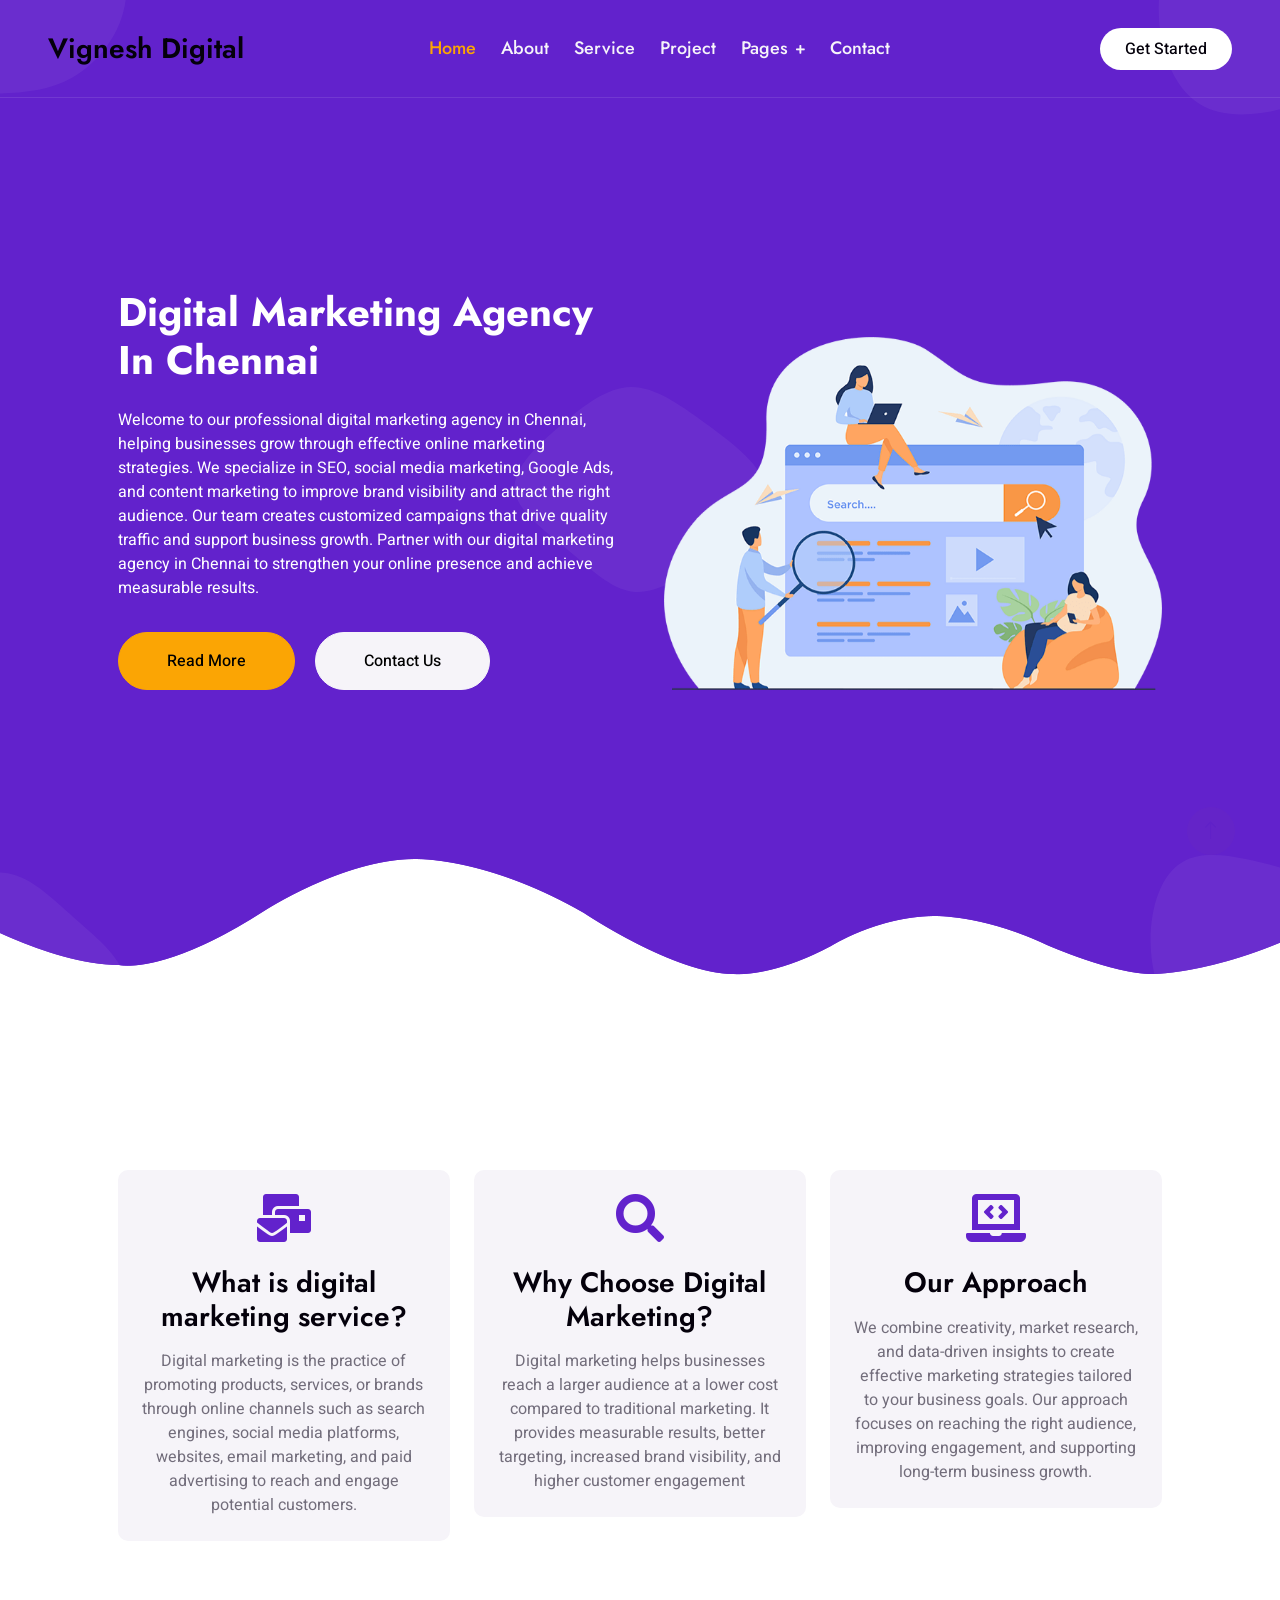
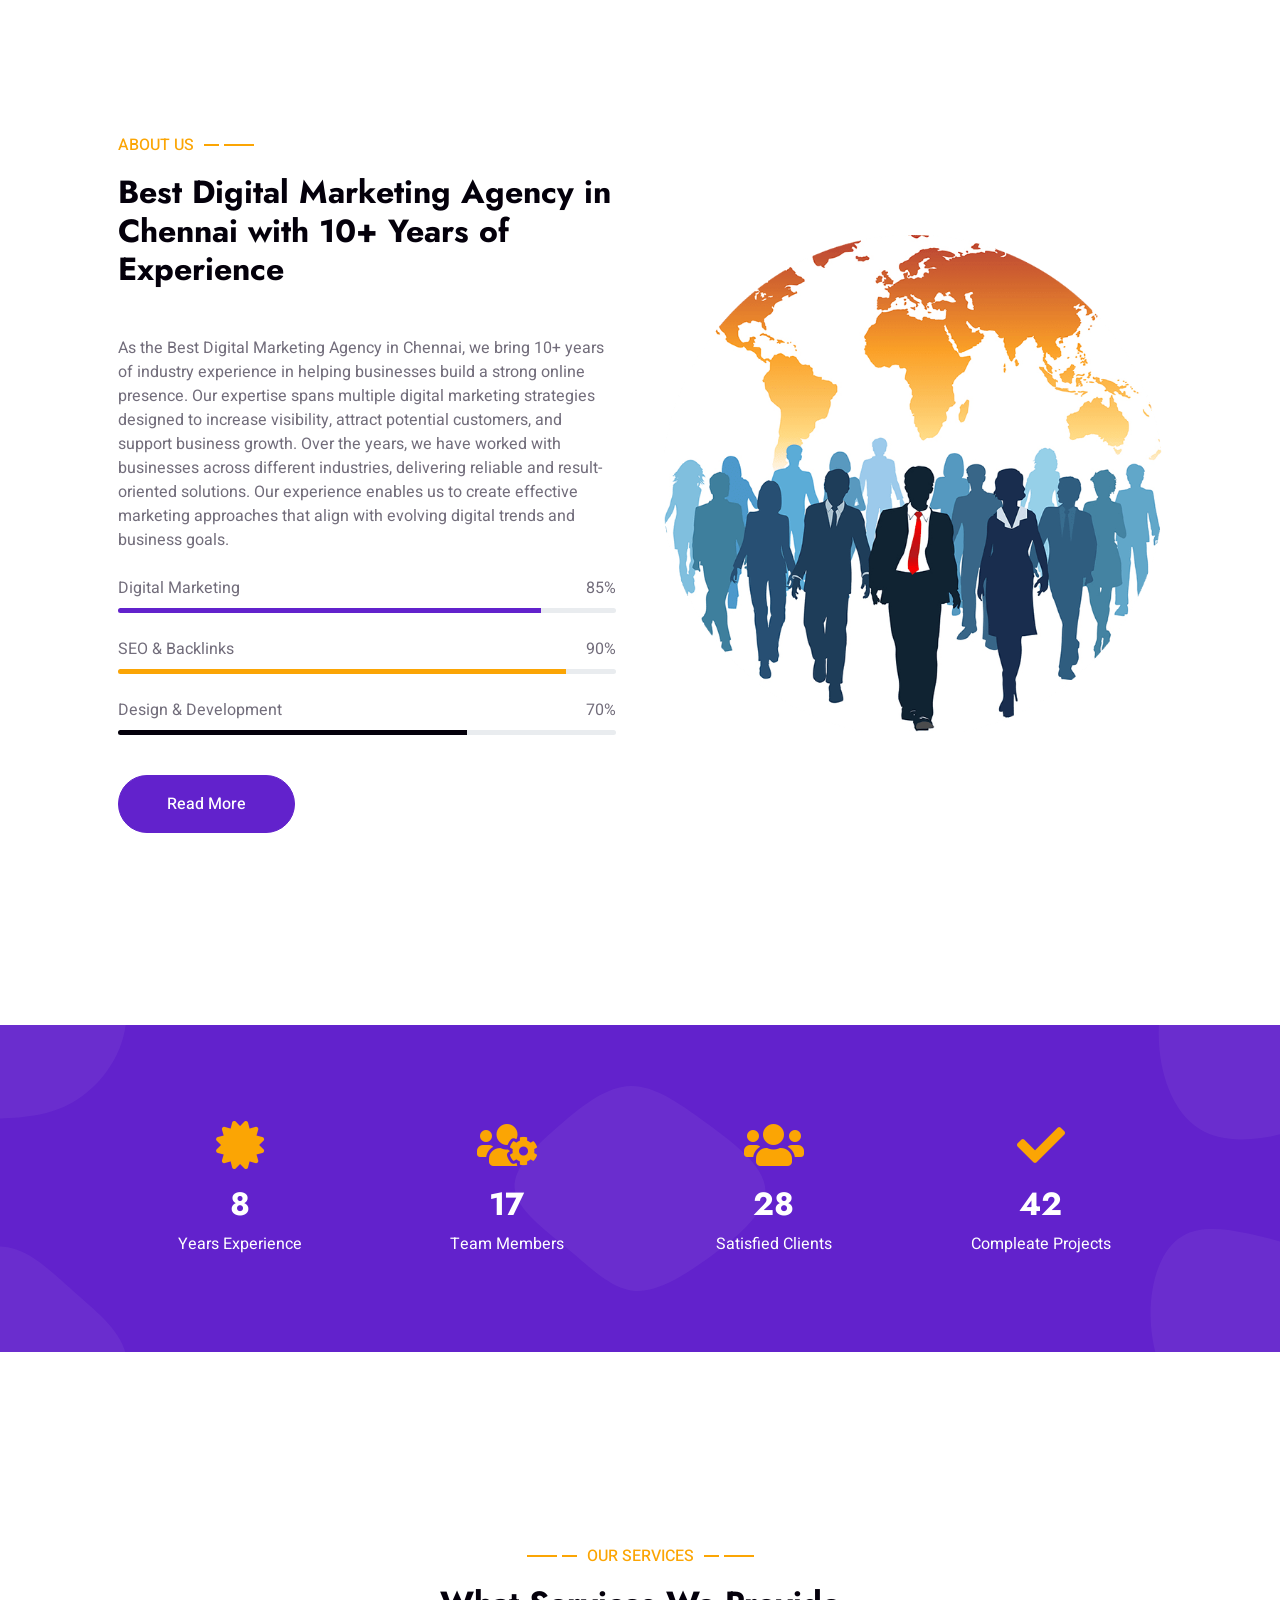
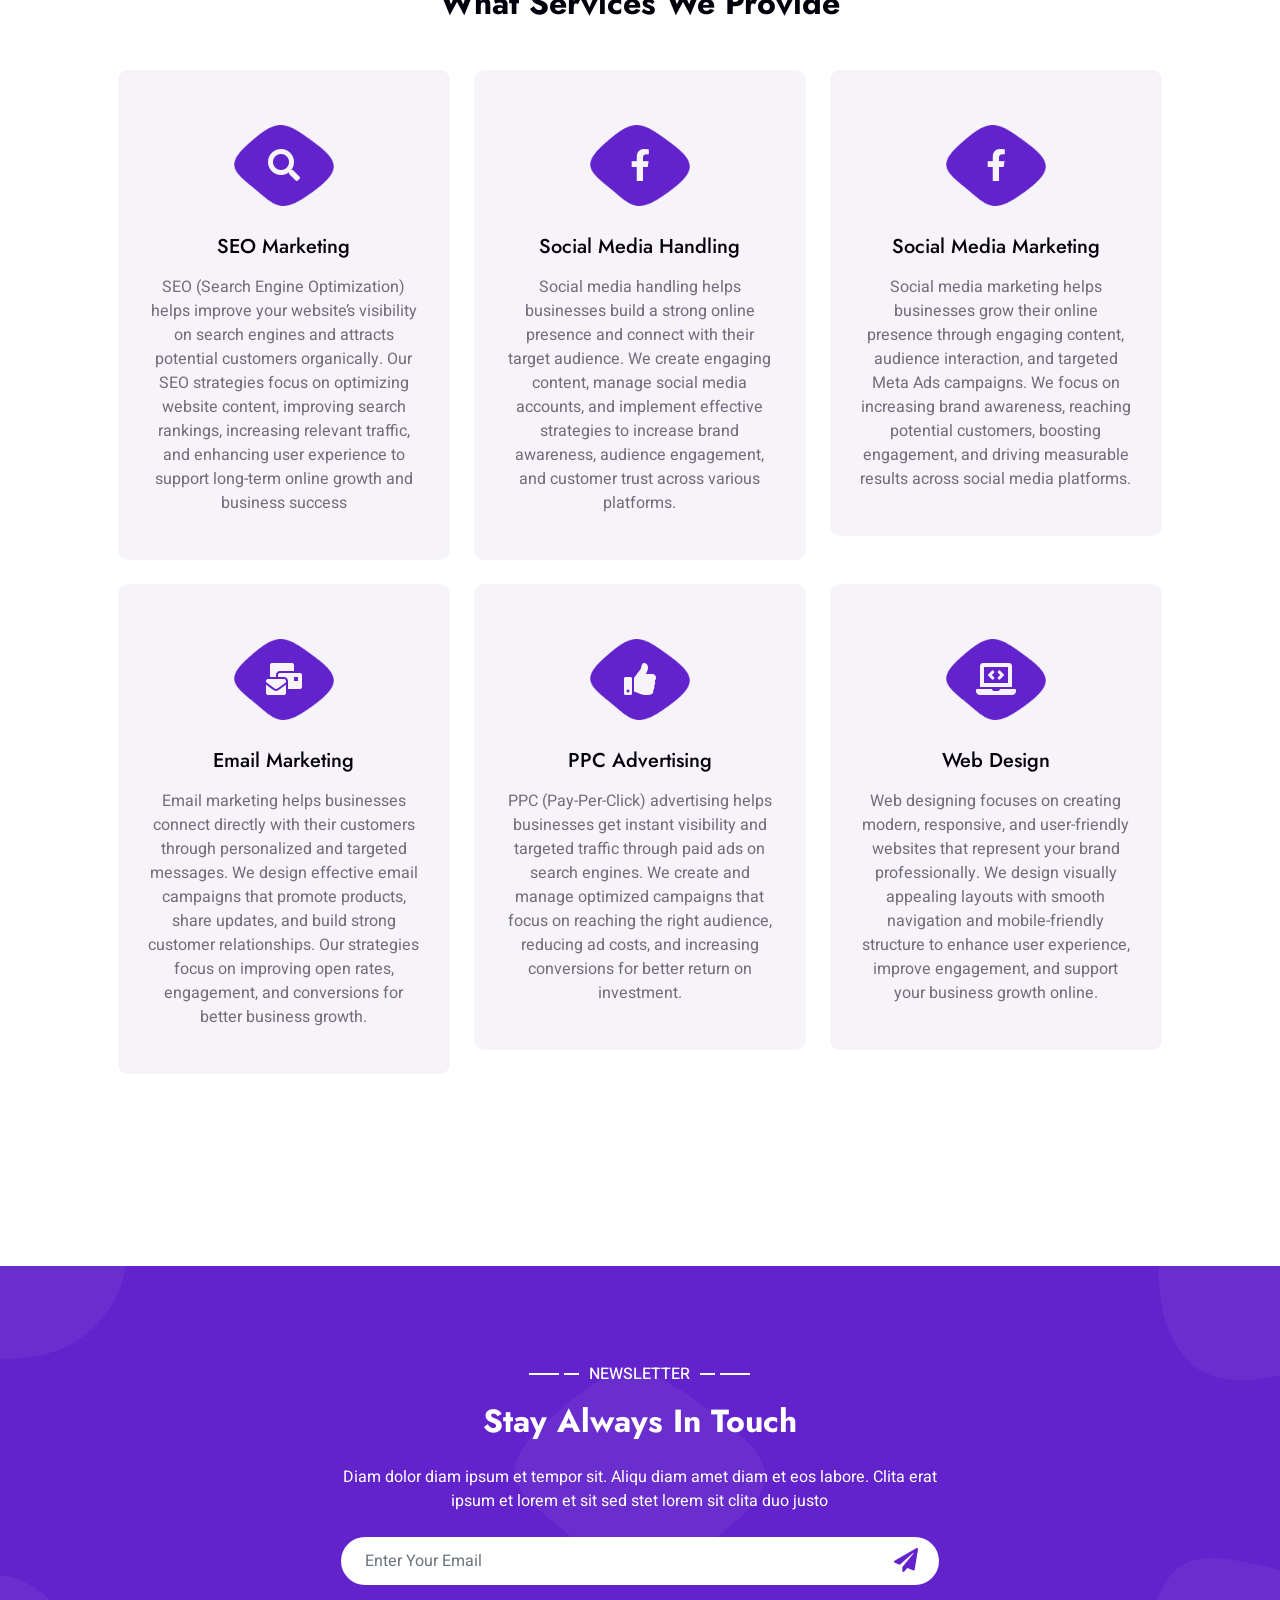
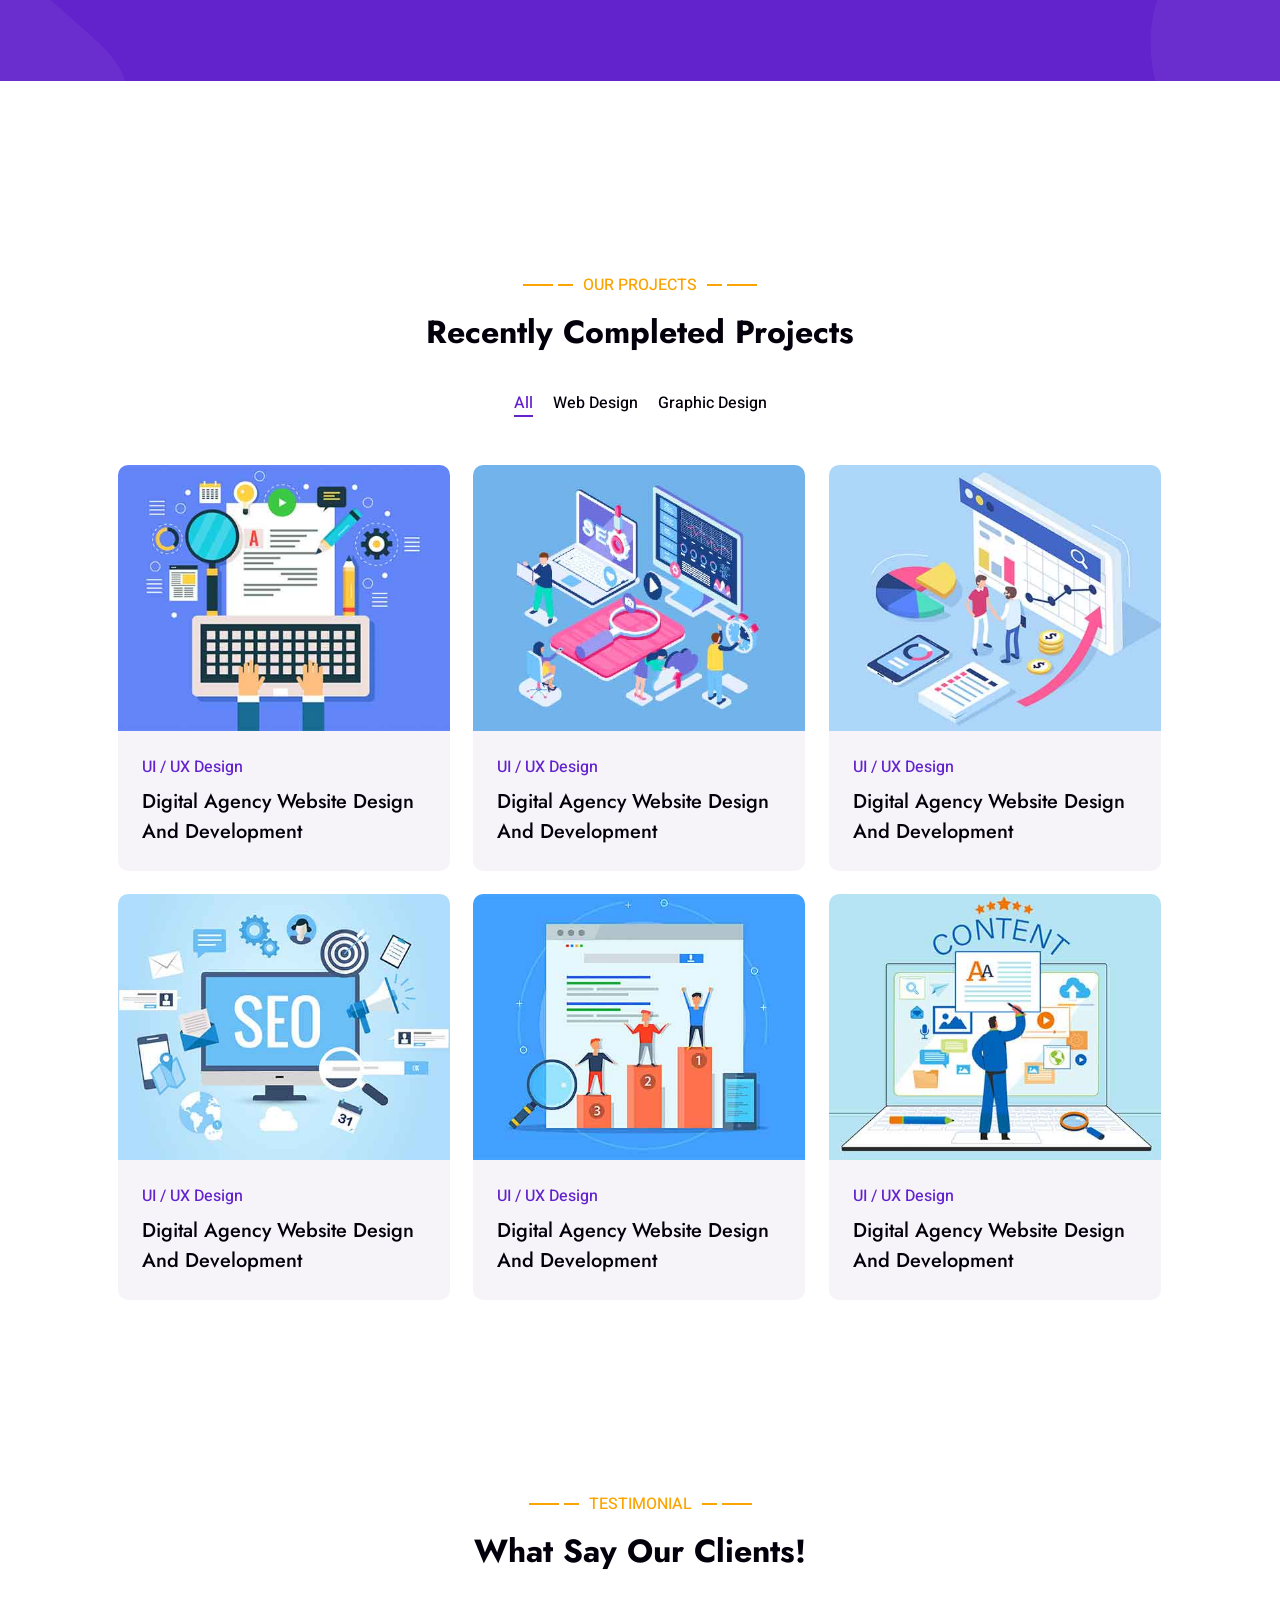
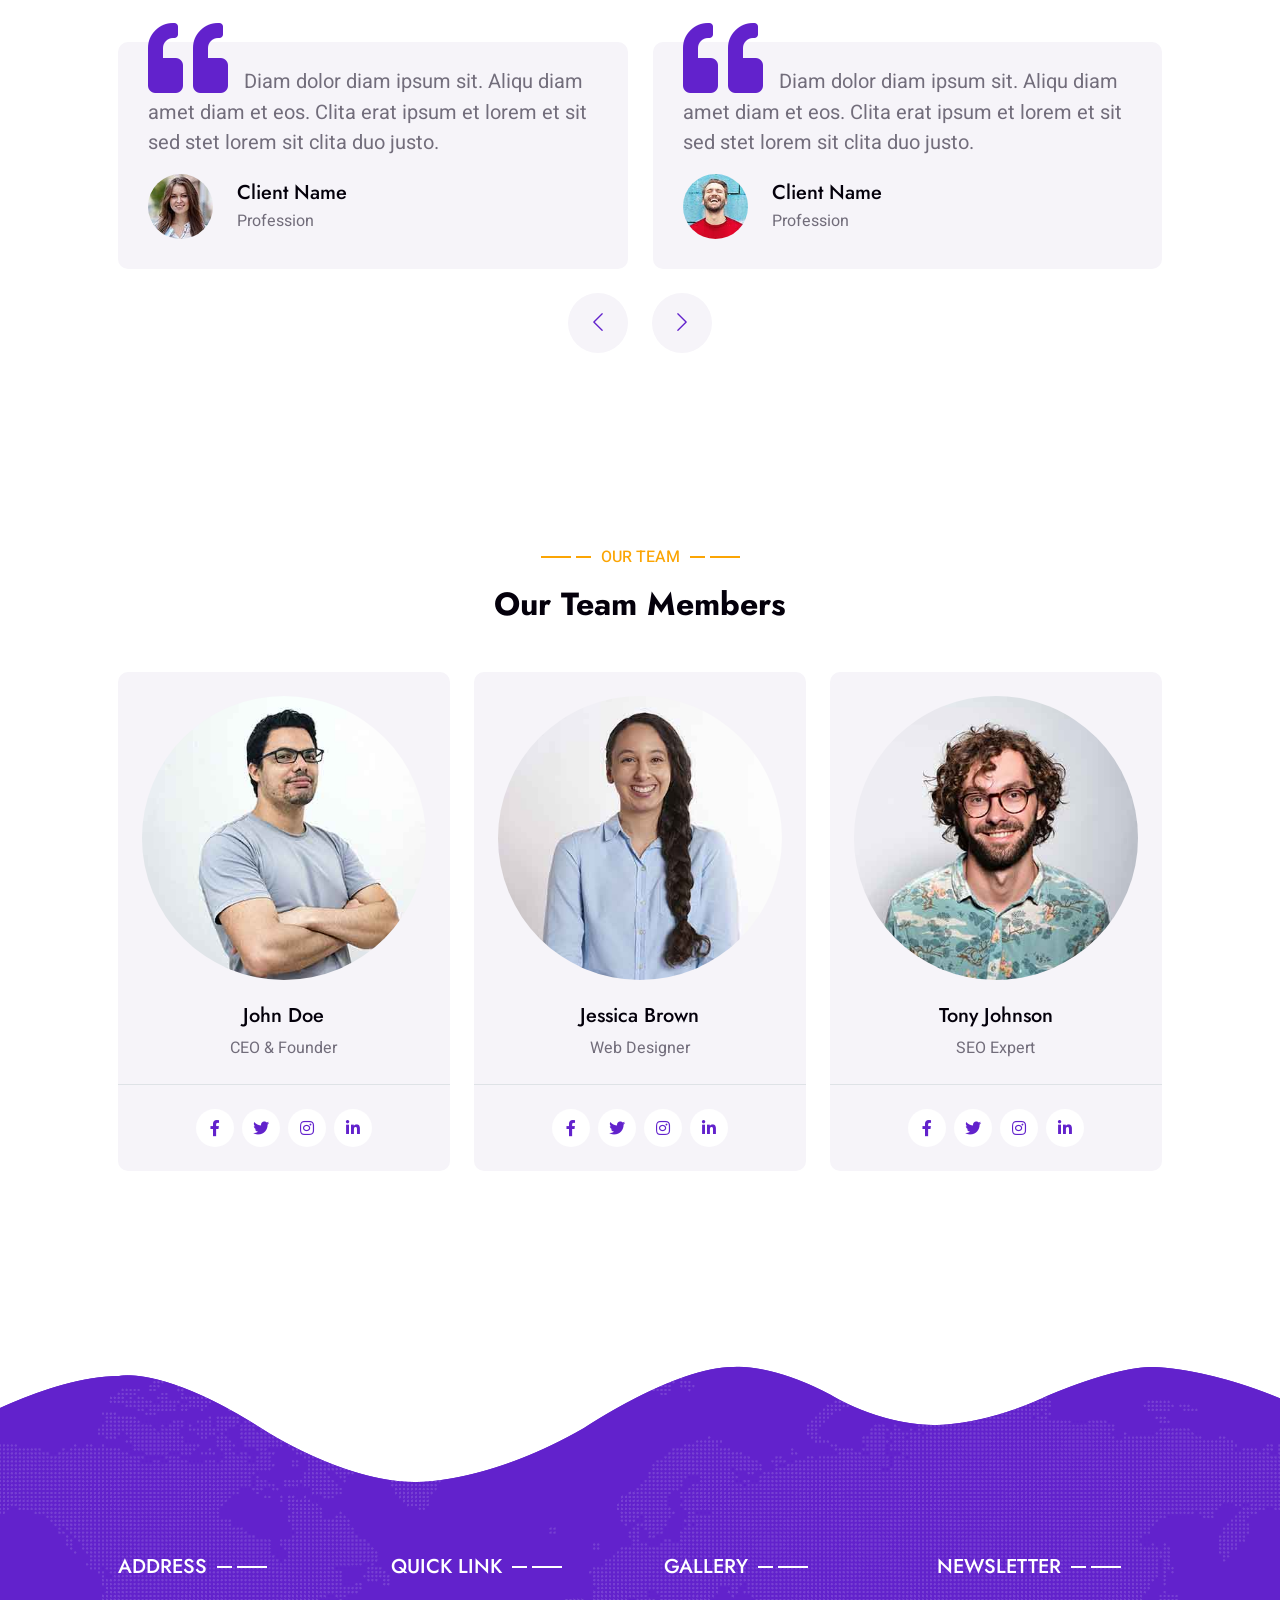
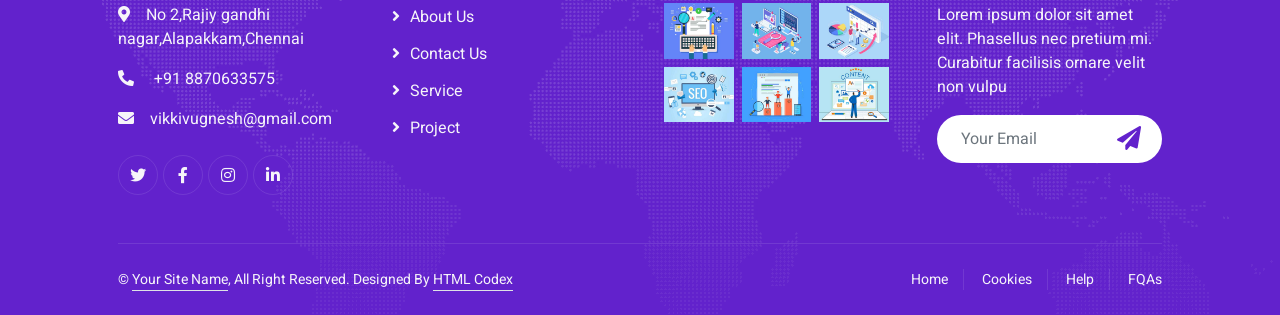
<file: index.html>
<!DOCTYPE html>
<html lang="en">

<head>

	<!-- Google Tag Manager -->
<script>(function(w,d,s,l,i){w[l]=w[l]||[];w[l].push({'gtm.start':
new Date().getTime(),event:'gtm.js'});var f=d.getElementsByTagName(s)[0],
j=d.createElement(s),dl=l!='dataLayer'?'&l='+l:'';j.async=true;j.src=
'https://www.googletagmanager.com/gtm.js?id='+i+dl;f.parentNode.insertBefore(j,f);
})(window,document,'script','dataLayer','GTM-56HXTKFG');</script>
<!-- End Google Tag Manager -->

	

  <!-- Primary Meta Tags -->
  <title>Best Digital Marketing Agency in Chennai | SEO & Social Media Experts</title>
  <meta name="title" content="Best Digital Marketing Agency in Chennai | SEO & Social Media Experts">
  <meta name="description" content="Leading digital marketing agency in Chennai offering SEO, PPC, social media marketing and web solutions to grow your business traffic, leads and online visibility.">
  
  <!-- Open Graph / Facebook -->
  <meta property="og:type" content="website">
  <meta property="og:url" content="">
  <meta property="og:title" content="Best Digital Marketing Agency in Chennai | SEO & Social Media Experts">
  <meta property="og:description" content="Leading digital marketing agency in Chennai offering SEO, PPC, social media marketing and web solutions to grow your business traffic, leads and online visibility.">
  <meta property="og:image" content="">
  
  <!-- Twitter -->
  <meta property="twitter:card" content="summary_large_image">
  <meta property="twitter:url" content="">
  <meta property="twitter:title" content="Best Digital Marketing Agency in Chennai | SEO & Social Media Experts">
  <meta property="twitter:description" content="Leading digital marketing agency in Chennai offering SEO, PPC, social media marketing and web solutions to grow your business traffic, leads and online visibility.">
  <meta property="twitter:image" content="">
  
  <!-- Optional Meta Tags -->
  <meta name="keywords" content=" best digital marketing agency in Chennai">
  <meta name="robots" content="index, follow">
  <meta http-equiv="Content-Type" content="text/html; charset=UTS-1">
  <meta name="language" content="English">
  <meta name="revisit-after" content="1day days">
  <meta name="author" content="Vignesh Digital">

	
	
	
	<script type="text/javascript">
    (function(c,l,a,r,i,t,y){
        c[a]=c[a]||function(){(c[a].q=c[a].q||[]).push(arguments)};
        t=l.createElement(r);t.async=1;t.src="https://www.clarity.ms/tag/"+i;
        y=l.getElementsByTagName(r)[0];y.parentNode.insertBefore(t,y);
    })(window, document, "clarity", "script", "vx4jzvtk0f");
</script>


	
	<link rel="canonical" href="https://vikki-digital-margeting.vercel.app/index.html" />
	<link rel="alternate" hreflang="en-IN" href="https://vignesh-digital-marketing.vercel.app

		
		
	<!-- Google tag (gtag.js) -->
<script async src="https://www.googletagmanager.com/gtag/js?id=G-R4PYS4F3SX"></script>
<script>
  window.dataLayer = window.dataLayer || [];
  function gtag(){dataLayer.push(arguments);}
  gtag('js', new Date());

  gtag('config', 'G-R4PYS4F3SX');
</script>
 
	

<script type="application/ld+json">
{
  "@context": "https://schema.org",
  "@type": "NewsArticle",
  "mainEntityOfPage": {
    "@type": "WebPage",
    "@id": "https://vignesh-digital-marketing.vercel.app/index.html"
  },
  "headline": "Digital Marketing Agency In Chennai",
  "description": "Welcome to our leading digital marketing agency in Chennai, delivering result-driven online marketing solutions. We help businesses grow with advanced SEO, social media marketing, and Google Ads services",
  "image": "https://vignesh-digital-marketing.vercel.app/img/hero.png",  
  "author": {
    "@type": "Organization",
    "name": "Vignesh Digital",
    "url": "https://vignesh-digital-marketing.vercel.app/index.html"
  },  
  "publisher": {
    "@type": "Organization",
    "name": "Vignesh Digital",
    "logo": {
      "@type": "ImageObject",
      "url": "https://vignesh-digital-marketing.vercel.app/index.html"
    }
  },
  "datePublished": "2026-03-17"
}
</script>



	<script type="application/ld+json">
{
  "@context": "https://schema.org",
  "@type": "FAQPage",
  "mainEntity": [{
    "@type": "Question",
    "name": "What is digital marketing service?",
    "acceptedAnswer": {
      "@type": "Answer",
      "text": "Digital marketing service is the promotion of products or services through online channels like search engines, social media, websites and ads."
    }
  },{
    "@type": "Question",
    "name": "Why should a business choose a digital marketing agency?",
    "acceptedAnswer": {
      "@type": "Answer",
      "text": "A digital marketing agency has expert professionals and latest marketing tools. They create effective online strategies to increase traffic and leads. This helps businesses achieve faster growth and better brand visibility."
    }
  },{
    "@type": "Question",
    "name": "How long does SEO take to show results?",
    "acceptedAnswer": {
      "@type": "Answer",
      "text": "SEO is a long-term digital marketing strategy. Usually it takes around 3 to 6 months to see improvements. Ranking depends on competition and keyword difficulty. Consistent optimization gives better long-term results."
    }
  }]
}
</script>


	
<script type="application/ld+json">
{
  "@context": "https://schema.org",
  "@type": "LocalBusiness",
  "name": "vignesh digital",
  "image": "https://vignesh-digital-marketing.vercel.app/img/about.png",
  "@id": "https://vignesh-digital-marketing.vercel.app/img/hero.png",
  "url": "https://vignesh-digital-marketing.vercel.app/index.html",
  "telephone": "8870633575",
  "priceRange": "according to your work",
  "address": {
    "@type": "PostalAddress",
    "streetAddress": "",
    "addressLocality": "mathuravayal",
    "postalCode": "600095",
    "addressCountry": "IN"
  },
  "openingHoursSpecification": {
    "@type": "OpeningHoursSpecification",
    "dayOfWeek": [
      "Monday",
      "Tuesday",
      "Wednesday",
      "Thursday",
      "Friday",
      "Saturday",
      "Sunday"
    ],
    "opens": "00:00",
    "closes": "23:59"
  },
  "sameAs": "https://www.linkedin.com/feed/" 
}
</script>


	<script type="application/ld+json">
{
  "@context": "https://schema.org",
  "@type": "Organization",
  "name": "vignesh digital",
  "alternateName": "vignesh digital",
  "url": "https://vignesh-digital-marketing.vercel.app/index.html",
  "logo": "https://vignesh-digital-marketing.vercel.app/index.html",
  "sameAs": "https://www.linkedin.com/feed/"
}
</script>

	<script type="application/ld+json">
{
  "@context": "https://schema.org/",
  "@type": "Person",
  "name": "vignesh m",
  "url": "https://vignesh-digital-marketing.vercel.app/index.html",
  "image": "https://vignesh-digital-marketing.vercel.app/img/hero.png",
  "sameAs": "https://www.linkedin.com/feed/",
  "jobTitle": "digital margeting egency",
  "worksFor": {
    "@type": "Organization",
    "name": "vignesh digital"
  }  
}
</script>

	<script type="application/ld+json">
{
  "@context": "https://schema.org/",
  "@type": "WebSite",
  "name": "vignesh digital",
  "url": "https://vignesh-digital-marketing.vercel.app/index.html",
  "potentialAction": {
    "@type": "SearchAction",
    "target": "https://vignesh-digital-marketing.vercel.app/about.html{search_term_string}",
    "query-input": "required name=search_term_string"
  }
}
</script>
	
	



    <!-- Favicon -->
    <link href="img/favicon.ico" rel="icon">

    <!-- Google Web Fonts -->
    <link rel="preconnect" href="https://fonts.googleapis.com">
    <link rel="preconnect" href="https://fonts.gstatic.com" crossorigin>
    <link href="https://fonts.googleapis.com/css2?family=Heebo:wght@400;500&family=Jost:wght@500;600;700&display=swap" rel="stylesheet"> 

    <!-- Icon Font Stylesheet -->
    <link href="https://cdnjs.cloudflare.com/ajax/libs/font-awesome/5.10.0/css/all.min.css" rel="stylesheet">
    <link href="https://cdn.jsdelivr.net/npm/bootstrap-icons@1.4.1/font/bootstrap-icons.css" rel="stylesheet">

    <!-- Libraries Stylesheet -->
    <link href="lib/animate/animate.min.css" rel="stylesheet">
    <link href="lib/owlcarousel/assets/owl.carousel.min.css" rel="stylesheet">
    <link href="lib/lightbox/css/lightbox.min.css" rel="stylesheet">

    <!-- Customized Bootstrap Stylesheet -->
    <link href="css/bootstrap.min.css" rel="stylesheet">

    <!-- Template Stylesheet -->
    <link href="css/style.css" rel="stylesheet">
</head>

<body>
	<!-- Google Tag Manager (noscript) -->
<noscript><iframe src="https://www.googletagmanager.com/ns.html?id=GTM-56HXTKFG"
height="0" width="0" style="display:none;visibility:hidden"></iframe></noscript>
<!-- End Google Tag Manager (noscript) -->

	
    <div class="container-xxl bg-white p-0">
        <!-- Spinner Start -->
        <div id="spinner" class="show bg-white position-fixed translate-middle w-100 vh-100 top-50 start-50 d-flex align-items-center justify-content-center">
            <div class="spinner-grow text-primary" style="width: 3rem; height: 3rem;" role="status">
                <span class="sr-only">Loading...</span>
            </div>
        </div>
        <!-- Spinner End -->


        <!-- Navbar & Hero Start -->
        <div class="container-xxl position-relative p-0">
            <nav class="navbar navbar-expand-lg navbar-light px-4 px-lg-5 py-3 py-lg-0">
                <a href="" class="navbar-brand p-0">
                    <h3 class="m-0">Vignesh Digital</h3>
                    <!-- <img src="img/logo.png" alt="Logo"> -->
                </a>
                <button class="navbar-toggler" type="button" data-bs-toggle="collapse" data-bs-target="#navbarCollapse">
                    <span class="fa fa-bars"></span>
                </button>
                <div class="collapse navbar-collapse" id="navbarCollapse">
                    <div class="navbar-nav mx-auto py-0">
                        <a href="index.html" class="nav-item nav-link active">Home</a>
                        <a href="about.html" class="nav-item nav-link">About</a>
						
                        <a href="service.html" class="nav-item nav-link">Service</a>
                        <a href="project.html" class="nav-item nav-link">Project</a>
                        <div class="nav-item dropdown">
                            <a href="#" class="nav-link dropdown-toggle" data-bs-toggle="dropdown">Pages</a>
                            <div class="dropdown-menu m-0">
                                <a href="team.html" class="dropdown-item">Our Team</a>
                                <a href="testimonial.html" class="dropdown-item">Testimonial</a>
                                <a href="404.html" class="dropdown-item">404 Page</a>
                            </div>
                        </div>
                        <a href="contact.html" class="nav-item nav-link">Contact</a>
                    </div>
                    <a href="https://vignesh-digital-marketing.vercel.app/contact.html" class="btn rounded-pill py-2 px-4 ms-3 d-none d-lg-block">Get Started</a>
                </div>
            </nav>

            <div class="container-xxl bg-primary hero-header">
                <div class="container px-lg-5">
                    <div class="row g-5 align-items-end">
                        <div class="col-lg-6 text-center text-lg-start">
                            <h1 class="text-white mb-4 animated slideInDown">Digital Marketing Agency In Chennai</h1>
                            <p class="text-white pb-3 animated slideInDown">Welcome to our professional digital marketing agency in Chennai, helping businesses grow through effective online marketing strategies. We specialize in SEO, social media marketing, Google Ads, and content marketing to improve brand visibility and attract the right audience. Our team creates customized campaigns that drive quality traffic and support business growth. Partner with our digital marketing agency in Chennai to strengthen your online presence and achieve measurable results.</p>
                            <a href="https://vignesh-digital-marketing.vercel.app/service.html" class="btn btn-secondary py-sm-3 px-sm-5 rounded-pill me-3 animated slideInLeft">Read More</a>
                            <a href="https://vignesh-digital-marketing.vercel.app/contact.html" class="btn btn-light py-sm-3 px-sm-5 rounded-pill animated slideInRight">Contact Us</a>
                        </div>
                        <div class="col-lg-6 text-center text-lg-start">
                            <img class="img-fluid animated zoomIn" src="img/hero.png" alt="Digital Marketing Agency In Chennai"title="Digital Marketing Agency In Chennai">
                        </div>
                    </div>
                </div>
            </div>
        </div>
        <!-- Navbar & Hero End -->

 <!-- Feature Start -->
        <div class="container-xxl py-5">
            <div class="container py-5 px-lg-5">
                <div class="row g-4">
                    <div class="col-lg-4 wow fadeInUp" data-wow-delay="0.1s">
                        <div class="feature-item bg-light rounded text-center p-4">
                            <i class="fa fa-3x fa-mail-bulk text-primary mb-4"></i>
                            <h3 class="mb-3">What is digital marketing service?</h3>
                            <p class="m-0">Digital marketing is the practice of promoting products, services, or brands through online channels such as search engines, social media platforms, websites, email marketing, and paid advertising to reach and engage potential customers.</p>
                        </div>
                    </div>
                    <div class="col-lg-4 wow fadeInUp" data-wow-delay="0.3s">
                        <div class="feature-item bg-light rounded text-center p-4">
                            <i class="fa fa-3x fa-search text-primary mb-4"></i>
                            <h3 class="mb-3">Why Choose Digital Marketing?</h3>
                            <p class="m-0">Digital marketing helps businesses reach a larger audience at a lower cost compared to traditional marketing. It provides measurable results, better targeting, increased brand visibility, and higher customer engagement</p>
                        </div>
                    </div>
                    <div class="col-lg-4 wow fadeInUp" data-wow-delay="0.5s">
                        <div class="feature-item bg-light rounded text-center p-4">
                            <i class="fa fa-3x fa-laptop-code text-primary mb-4"></i>
                            <h3 class="mb-3">Our Approach</h3>
                            <p class="m-0">We combine creativity, market research, and data-driven insights to create effective marketing strategies tailored to your business goals. Our approach focuses on reaching the right audience, improving engagement, and supporting long-term business growth.</p>
                        </div>
                    </div>
                </div>
            </div>
        </div>
        <!-- Feature End -->
      

        <!-- About Start -->
        <div class="container-xxl py-5">
            <div class="container py-5 px-lg-5">
                <div class="row g-5 align-items-center">
                    <div class="col-lg-6 wow fadeInUp" data-wow-delay="0.1s">
                        <p class="section-title text-secondary"<a href="https://vikki-digital-margeting.vercel.app/index.html">About Us</a><span></span></p>
                        <h2 class="mb-5">Best Digital Marketing Agency in Chennai with 10+ Years of Experience</h2>
                        <p class="mb-4">As the Best Digital Marketing Agency in Chennai, we bring 10+ years of industry experience in helping businesses build a strong online presence. Our expertise spans multiple digital marketing strategies designed to increase visibility, attract potential customers, and support business growth. Over the years, we have worked with businesses across different industries, delivering reliable and result-oriented solutions. Our experience enables us to create effective marketing approaches that align with evolving digital trends and business goals.</p>
                        <div class="skill mb-4">
                            <div class="d-flex justify-content-between">
                                <p class="mb-2">Digital Marketing</p>
                                <p class="mb-2">85%</p>
                            </div>
                            <div class="progress">
                                <div class="progress-bar bg-primary" role="progressbar" aria-valuenow="85" aria-valuemin="0" aria-valuemax="100"></div>
                            </div>
                        </div>
                        <div class="skill mb-4">
                            <div class="d-flex justify-content-between">
                                <p class="mb-2">SEO & Backlinks</p>
                                <p class="mb-2">90%</p>
                            </div>
                            <div class="progress">
                                <div class="progress-bar bg-secondary" role="progressbar" aria-valuenow="90" aria-valuemin="0" aria-valuemax="100"></div>
                            </div>
                        </div>
                        <div class="skill mb-4">
                            <div class="d-flex justify-content-between">
                                <p class="mb-2">Design & Development</p>
                                <p class="mb-2">70%</p>
                            </div>
                            <div class="progress">
                                <div class="progress-bar bg-dark" role="progressbar" aria-valuenow="70" aria-valuemin="0" aria-valuemax="100"></div>
                            </div>
                        </div>
                        <a href="https://vignesh-digital-marketing.vercel.app/project.html" class="btn btn-primary py-sm-3 px-sm-5 rounded-pill mt-3">Read More</a>
                    </div>
                    <div class="col-lg-6">
                        <img class="img-fluid wow zoomIn" data-wow-delay="0.5s" src="img/about.png" alt="digital marketing agency in chennai"title="digital marketing agency in chennai">
                    </div>
                </div>
            </div>
        </div>
        <!-- About End -->


        <!-- Facts Start -->
        <div class="container-xxl bg-primary fact py-5 wow fadeInUp" data-wow-delay="0.1s">
            <div class="container py-5 px-lg-5">
                <div class="row g-4">
                    <div class="col-md-6 col-lg-3 text-center wow fadeIn" data-wow-delay="0.1s">
                        <i class="fa fa-certificate fa-3x text-secondary mb-3"></i>
                        <h2 class="text-white mb-2" data-toggle="counter-up">15</h2>
                        <p class="text-white mb-0">Years Experience</p>
                    </div>
                    <div class="col-md-6 col-lg-3 text-center wow fadeIn" data-wow-delay="0.3s">
                        <i class="fa fa-users-cog fa-3x text-secondary mb-3"></i>
                        <h2 class="text-white mb-2" data-toggle="counter-up">30</h2>
                        <p class="text-white mb-0">Team Members</p>
                    </div>
                    <div class="col-md-6 col-lg-3 text-center wow fadeIn" data-wow-delay="0.5s">
                        <i class="fa fa-users fa-3x text-secondary mb-3"></i>
                        <h2 class="text-white mb-2" data-toggle="counter-up">50</h2>
                        <p class="text-white mb-0">Satisfied Clients</p>
                    </div>
                    <div class="col-md-6 col-lg-3 text-center wow fadeIn" data-wow-delay="0.7s">
                        <i class="fa fa-check fa-3x text-secondary mb-3"></i>
                        <h2 class="text-white mb-2" data-toggle="counter-up">75</h2>
                        <p class="text-white mb-0">Compleate Projects</p>
                    </div>
                </div>
            </div>
        </div>
        <!-- Facts End -->


        <!-- Service Start -->
        <div class="container-xxl py-5">
            <div class="container py-5 px-lg-5">
                <div class="wow fadeInUp" data-wow-delay="0.1s">
                    <p class="section-title text-secondary justify-content-center"><span></span>Our Services<span></span></p>
                    <h2 class="text-center mb-5">What Services We Provide</h2>
                </div>
                <div class="row g-4">
                    <div class="col-lg-4 col-md-6 wow fadeInUp" data-wow-delay="0.1s">
                        <div class="service-item d-flex flex-column text-center rounded">
                            <div class="service-icon flex-shrink-0">
                                <i class="fa fa-search fa-2x"></i>
                            </div>
                            <h5 class="mb-3">SEO Marketing</h5>
                            <p class="m-0">SEO (Search Engine Optimization) helps improve your website’s visibility on search engines and attracts potential customers organically. Our SEO strategies focus on optimizing website content, improving search rankings, increasing relevant traffic, and enhancing user experience to support long-term online growth and business success</p>
                            <a class="btn btn-square" href=""><i class="fa fa-arrow-right"></i></a>
                        </div>
                    </div>
                    <div class="col-lg-4 col-md-6 wow fadeInUp" data-wow-delay="0.5s">
                        <div class="service-item d-flex flex-column text-center rounded">
                            <div class="service-icon flex-shrink-0">
                                <i class="fab fa-facebook-f fa-2x"></i>
                            </div>
                            <h5 class="mb-3">Social Media Handling</h5>
                            <p class="m-0">Social media handling helps businesses build a strong online presence and connect with their target audience. We create engaging content, manage social media accounts, and implement effective strategies to increase brand awareness, audience engagement, and customer trust across various platforms.</p>
                            <a class="btn btn-square" href=""><i class="fa fa-arrow-right"></i></a>

                        </div>
                    </div>
                    <div class="col-lg-4 col-md-6 wow fadeInUp" data-wow-delay="0.5s">
                        <div class="service-item d-flex flex-column text-center rounded">
                            <div class="service-icon flex-shrink-0">
                                <i class="fab fa-facebook-f fa-2x"></i>
                            </div>
                            <h5 class="mb-3">Social Media Marketing</h5>
                            <p class="m-0">Social media marketing helps businesses grow their online presence through engaging content, audience interaction, and targeted Meta Ads campaigns. We focus on increasing brand awareness, reaching potential customers, boosting engagement, and driving measurable results across social media platforms.</p>
                            <a class="btn btn-square" href=""><i class="fa fa-arrow-right"></i></a>
                        </div>
                    </div>
                    <div class="col-lg-4 col-md-6 wow fadeInUp" data-wow-delay="0.1s">
                        <div class="service-item d-flex flex-column text-center rounded">
                            <div class="service-icon flex-shrink-0">
                                <i class="fa fa-mail-bulk fa-2x"></i>
                            </div>
                            <h5 class="mb-3">Email Marketing</h5>
                            <p class="m-0">Email marketing helps businesses connect directly with their customers through personalized and targeted messages. We design effective email campaigns that promote products, share updates, and build strong customer relationships. Our strategies focus on improving open rates, engagement, and conversions for better business growth.</p>
                            <a class="btn btn-square" href=""><i class="fa fa-arrow-right"></i></a>
                        </div>
                    </div>
                    <div class="col-lg-4 col-md-6 wow fadeInUp" data-wow-delay="0.3s">
                        <div class="service-item d-flex flex-column text-center rounded">
                            <div class="service-icon flex-shrink-0">
                                <i class="fa fa-thumbs-up fa-2x"></i>
                            </div>
                            <h5 class="mb-3">PPC Advertising</h5>
                            <p class="m-0">PPC (Pay-Per-Click) advertising helps businesses get instant visibility and targeted traffic through paid ads on search engines. We create and manage optimized campaigns that focus on reaching the right audience, reducing ad costs, and increasing conversions for better return on investment.</p>
                            <a class="btn btn-square" href=""><i class="fa fa-arrow-right"></i></a>
                        </div>
                    </div>
                    <div class="col-lg-4 col-md-6 wow fadeInUp" data-wow-delay="0.3s">
                        <div class="service-item d-flex flex-column text-center rounded">
                            <div class="service-icon flex-shrink-0">
                                <i class="fa fa-laptop-code fa-2x"></i>
                            </div>
                            <h5 class="mb-3">Web Design</h5>
                            <p class="m-0">Web designing focuses on creating modern, responsive, and user-friendly websites that represent your brand professionally. We design visually appealing layouts with smooth navigation and mobile-friendly structure to enhance user experience, improve engagement, and support your business growth online.</p>
                            <a class="btn btn-square" href=""><i class="fa fa-arrow-right"></i></a>
                        </div>
                    </div>
                </div>
            </div>
        </div>
        <!-- Service End -->


        <!-- Newsletter Start -->
        <div class="container-xxl bg-primary newsletter py-5 wow fadeInUp" data-wow-delay="0.1s">
            <div class="container py-5 px-lg-5">
                <div class="row justify-content-center">
                    <div class="col-lg-7 text-center">
                        <p class="section-title text-white justify-content-center"><span></span>Newsletter<span></span></p>
                        <h2 class="text-center text-white mb-4">Stay Always In Touch</h2>
                        <p class="text-white mb-4">Diam dolor diam ipsum et tempor sit. Aliqu diam amet diam et eos labore. Clita erat ipsum et lorem et sit sed stet lorem sit clita duo justo</p>
                        <div class="position-relative w-100 mt-3">
                            <input class="form-control border-0 rounded-pill w-100 ps-4 pe-5" type="text" placeholder="Enter Your Email" style="height: 48px;">
                            <button type="button" class="btn shadow-none position-absolute top-0 end-0 mt-1 me-2"><i class="fa fa-paper-plane text-primary fs-4"></i></button>
                        </div>
                    </div>
                </div>
            </div>
        </div>
        <!-- Newsletter End -->


        <!-- Projects Start -->
        <div class="container-xxl py-5">
            <div class="container py-5 px-lg-5">
                <div class="wow fadeInUp" data-wow-delay="0.1s">
                    <p class="section-title text-secondary justify-content-center"><span></span>Our Projects<span></span></p>
                    <h2 class="text-center mb-5">Recently Completed Projects</h2>
                </div>
                <div class="row mt-n2 wow fadeInUp" data-wow-delay="0.3s">
                    <div class="col-12 text-center">
                        <ul class="list-inline mb-5" id="portfolio-flters">
                            <li class="mx-2 active" data-filter="*">All</li>
                            <li class="mx-2" data-filter=".first">Web Design</li>
                            <li class="mx-2" data-filter=".second">Graphic Design</li>
                        </ul>
                    </div>
                </div>
                <div class="row g-4 portfolio-container">
                    <div class="col-lg-4 col-md-6 portfolio-item first wow fadeInUp" data-wow-delay="0.1s">
                        <div class="rounded overflow-hidden">
                            <div class="position-relative overflow-hidden">
                                <img class="img-fluid w-100" src="img/portfolio-1.jpg" alt="">
                                <div class="portfolio-overlay">
                                    <a class="btn btn-square btn-outline-light mx-1" href="img/portfolio-1.jpg" data-lightbox="portfolio"><i class="fa fa-eye"></i></a>
                                    <a class="btn btn-square btn-outline-light mx-1" href=""><i class="fa fa-link"></i></a>
                                </div>
                            </div>
                            <div class="bg-light p-4">
                                <p class="text-primary fw-medium mb-2">UI / UX Design</p>
                                <h5 class="lh-base mb-0">Digital Agency Website Design And Development</a>
                            </div>
                        </div>
                    </div>
                    <div class="col-lg-4 col-md-6 portfolio-item second wow fadeInUp" data-wow-delay="0.3s">
                        <div class="rounded overflow-hidden">
                            <div class="position-relative overflow-hidden">
                                <img class="img-fluid w-100" src="img/portfolio-2.jpg" alt="">
                                <div class="portfolio-overlay">
                                    <a class="btn btn-square btn-outline-light mx-1" href="img/portfolio-2.jpg" data-lightbox="portfolio"><i class="fa fa-eye"></i></a>
                                    <a class="btn btn-square btn-outline-light mx-1" href=""><i class="fa fa-link"></i></a>
                                </div>
                            </div>
                            <div class="bg-light p-4">
                                <p class="text-primary fw-medium mb-2">UI / UX Design</p>
                                <h5 class="lh-base mb-0">Digital Agency Website Design And Development</a>
                            </div>
                        </div>
                    </div>
                    <div class="col-lg-4 col-md-6 portfolio-item first wow fadeInUp" data-wow-delay="0.5s">
                        <div class="rounded overflow-hidden">
                            <div class="position-relative overflow-hidden">
                                <img class="img-fluid w-100" src="img/portfolio-3.jpg" alt="">
                                <div class="portfolio-overlay">
                                    <a class="btn btn-square btn-outline-light mx-1" href="img/portfolio-3.jpg" data-lightbox="portfolio"><i class="fa fa-eye"></i></a>
                                    <a class="btn btn-square btn-outline-light mx-1" href=""><i class="fa fa-link"></i></a>
                                </div>
                            </div>
                            <div class="bg-light p-4">
                                <p class="text-primary fw-medium mb-2">UI / UX Design</p>
                                <h5 class="lh-base mb-0">Digital Agency Website Design And Development</a>
                            </div>
                        </div>
                    </div>
                    <div class="col-lg-4 col-md-6 portfolio-item second wow fadeInUp" data-wow-delay="0.1s">
                        <div class="rounded overflow-hidden">
                            <div class="position-relative overflow-hidden">
                                <img class="img-fluid w-100" src="img/portfolio-4.jpg" alt="">
                                <div class="portfolio-overlay">
                                    <a class="btn btn-square btn-outline-light mx-1" href="img/portfolio-4.jpg" data-lightbox="portfolio"><i class="fa fa-eye"></i></a>
                                    <a class="btn btn-square btn-outline-light mx-1" href=""><i class="fa fa-link"></i></a>
                                </div>
                            </div>
                            <div class="bg-light p-4">
                                <p class="text-primary fw-medium mb-2">UI / UX Design</p>
                                <h5 class="lh-base mb-0">Digital Agency Website Design And Development</a>
                            </div>
                        </div>
                    </div>
                    <div class="col-lg-4 col-md-6 portfolio-item first wow fadeInUp" data-wow-delay="0.3s">
                        <div class="rounded overflow-hidden">
                            <div class="position-relative overflow-hidden">
                                <img class="img-fluid w-100" src="img/portfolio-5.jpg" alt="">
                                <div class="portfolio-overlay">
                                    <a class="btn btn-square btn-outline-light mx-1" href="img/portfolio-5.jpg" data-lightbox="portfolio"><i class="fa fa-eye"></i></a>
                                    <a class="btn btn-square btn-outline-light mx-1" href=""><i class="fa fa-link"></i></a>
                                </div>
                            </div>
                            <div class="bg-light p-4">
                                <p class="text-primary fw-medium mb-2">UI / UX Design</p>
                                <h5 class="lh-base mb-0">Digital Agency Website Design And Development</a>
                            </div>
                        </div>
                    </div>
                    <div class="col-lg-4 col-md-6 portfolio-item second wow fadeInUp" data-wow-delay="0.5s">
                        <div class="rounded overflow-hidden">
                            <div class="position-relative overflow-hidden">
                                <img class="img-fluid w-100" src="img/portfolio-6.jpg" alt="">
                                <div class="portfolio-overlay">
                                    <a class="btn btn-square btn-outline-light mx-1" href="img/portfolio-6.jpg" data-lightbox="portfolio"><i class="fa fa-eye"></i></a>
                                    <a class="btn btn-square btn-outline-light mx-1" href=""><i class="fa fa-link"></i></a>
                                </div>
                            </div>
                            <div class="bg-light p-4">
                                <p class="text-primary fw-medium mb-2">UI / UX Design</p>
                                <h5 class="lh-base mb-0">Digital Agency Website Design And Development</a>
                            </div>
                        </div>
                    </div>
                </div>
            </div>
        </div>
        <!-- Projects End -->


        <!-- Testimonial Start -->
        <div class="container-xxl py-5 wow fadeInUp" data-wow-delay="0.1s">
            <div class="container py-5 px-lg-5">
                <p class="section-title text-secondary justify-content-center"><span></span>Testimonial<span></span></p>
                <h2 class="text-center mb-5">What Say Our Clients!</h2>
                <div class="owl-carousel testimonial-carousel">
                    <div class="testimonial-item bg-light rounded my-4">
                        <p class="fs-5"><i class="fa fa-quote-left fa-4x text-primary mt-n4 me-3"></i>Diam dolor diam ipsum sit. Aliqu diam amet diam et eos. Clita erat ipsum et lorem et sit sed stet lorem sit clita duo justo.</p>
                        <div class="d-flex align-items-center">
                            <img class="img-fluid flex-shrink-0 rounded-circle" src="img/testimonial-1.jpg" style="width: 65px; height: 65px;">
                            <div class="ps-4">
                                <h5 class="mb-1">Client Name</h5>
                                <span>Profession</span>
                            </div>
                        </div>
                    </div>
                    <div class="testimonial-item bg-light rounded my-4">
                        <p class="fs-5"><i class="fa fa-quote-left fa-4x text-primary mt-n4 me-3"></i>Diam dolor diam ipsum sit. Aliqu diam amet diam et eos. Clita erat ipsum et lorem et sit sed stet lorem sit clita duo justo.</p>
                        <div class="d-flex align-items-center">
                            <img class="img-fluid flex-shrink-0 rounded-circle" src="img/testimonial-2.jpg" style="width: 65px; height: 65px;">
                            <div class="ps-4">
                                <h5 class="mb-1">Client Name</h5>
                                <span>Profession</span>
                            </div>
                        </div>
                    </div>
                    <div class="testimonial-item bg-light rounded my-4">
                        <p class="fs-5"><i class="fa fa-quote-left fa-4x text-primary mt-n4 me-3"></i>Diam dolor diam ipsum sit. Aliqu diam amet diam et eos. Clita erat ipsum et lorem et sit sed stet lorem sit clita duo justo.</p>
                        <div class="d-flex align-items-center">
                            <img class="img-fluid flex-shrink-0 rounded-circle" src="img/testimonial-3.jpg" style="width: 65px; height: 65px;">
                            <div class="ps-4">
                                <h5 class="mb-1">Client Name</h5>
                                <span>Profession</span>
                            </div>
                        </div>
                    </div>
                </div>
            </div>
        </div>
        <!-- Testimonial End -->


        <!-- Team Start -->
        <div class="container-xxl py-5">
            <div class="container py-5 px-lg-5">
                <div class="wow fadeInUp" data-wow-delay="0.1s">
                    <p class="section-title text-secondary justify-content-center"><span></span>Our Team<span></span></p>
                    <h2 class="text-center mb-5">Our Team Members</h2>
                </div>
                <div class="row g-4">
                    <div class="col-lg-4 col-md-6 wow fadeInUp" data-wow-delay="0.1s">
                        <div class="team-item bg-light rounded">
                            <div class="text-center border-bottom p-4">
                                <img class="img-fluid rounded-circle mb-4" src="img/team-1.jpg" alt="">
                                <h5>John Doe</h5>
                                <span>CEO & Founder</span>
                            </div>
                            <div class="d-flex justify-content-center p-4">
                                <a class="btn btn-square mx-1" href=""><i class="fab fa-facebook-f"></i></a>
                                <a class="btn btn-square mx-1" href=""><i class="fab fa-twitter"></i></a>
                                <a class="btn btn-square mx-1" href=""><i class="fab fa-instagram"></i></a>
                                <a class="btn btn-square mx-1" href=""><i class="fab fa-linkedin-in"></i></a>
                            </div>
                        </div>
                    </div>
                    <div class="col-lg-4 col-md-6 wow fadeInUp" data-wow-delay="0.3s">
                        <div class="team-item bg-light rounded">
                            <div class="text-center border-bottom p-4">
                                <img class="img-fluid rounded-circle mb-4" src="img/team-2.jpg" alt="">
                                <h5>Jessica Brown</h5>
                                <span>Web Designer</span>
                            </div>
                            <div class="d-flex justify-content-center p-4">
                                <a class="btn btn-square mx-1" href=""><i class="fab fa-facebook-f"></i></a>
                                <a class="btn btn-square mx-1" href=""><i class="fab fa-twitter"></i></a>
                                <a class="btn btn-square mx-1" href=""><i class="fab fa-instagram"></i></a>
                                <a class="btn btn-square mx-1" href=""><i class="fab fa-linkedin-in"></i></a>
                            </div>
                        </div>
                    </div>
                    <div class="col-lg-4 col-md-6 wow fadeInUp" data-wow-delay="0.5s">
                        <div class="team-item bg-light rounded">
                            <div class="text-center border-bottom p-4">
                                <img class="img-fluid rounded-circle mb-4" src="img/team-3.jpg" alt="">
                                <h5>Tony Johnson</h5>
                                <span>SEO Expert</span>
                            </div>
                            <div class="d-flex justify-content-center p-4">
                                <a class="btn btn-square mx-1" href=""><i class="fab fa-facebook-f"></i></a>
                                <a class="btn btn-square mx-1" href=""><i class="fab fa-twitter"></i></a>
                                <a class="btn btn-square mx-1" href=""><i class="fab fa-instagram"></i></a>
                                <a class="btn btn-square mx-1" href=""><i class="fab fa-linkedin-in"></i></a>
                            </div>
                        </div>
                    </div>
                </div>
            </div>
        </div>
        <!-- Team End -->
        

        <!-- Footer Start -->
        <div class="container-fluid bg-primary text-light footer wow fadeIn" data-wow-delay="0.1s">
            <div class="container py-5 px-lg-5">
                <div class="row g-5">
                    <div class="col-md-6 col-lg-3">
                        <p class="section-title text-white h5 mb-4">Address<span></span></p>
                        <p><i class="fa fa-map-marker-alt me-3"></i>No 2,Rajiy gandhi nagar,Alapakkam,Chennai</p>
                        <p><i class="fa fa-phone-alt me-3"></i> +91 8870633575</p>
                        <p><i class="fa fa-envelope me-3"></i>vikkivugnesh@gmail.com
</p>
                        <div class="d-flex pt-2">
                            <a class="btn btn-outline-light btn-social" href="https://x.com/2k18phy14716276"><i class="fab fa-twitter"></i></a>
                            <a class="btn btn-outline-light btn-social" href="www.facebook.com/vignesh.tk321"><i class="fab fa-facebook-f"></i></a>
                            <a class="btn btn-outline-light btn-social" href="www.instagram.com/future_path_2026"><i class="fab fa-instagram"></i></a>
                            <a class="btn btn-outline-light btn-social" href="https://www.linkedin.com/in/vignesh-tk"><i class="fab fa-linkedin-in"></i></a>
                        </div>
                    </div>
                    <div class="col-md-6 col-lg-3">
                        <p class="section-title text-white h5 mb-4">Quick Link<span></span></p>
                        <a class="btn btn-link" href="https://vignesh-digital-marketing.vercel.app/about.html">About Us</a>
                        <a class="btn btn-link" href="https://vignesh-digital-marketing.vercel.app/contact.html">Contact Us</a>
                        <a class="btn btn-link" href="https://vignesh-digital-marketing.vercel.app/service.html">Service</a>
                        <a class="btn btn-link" href="https://vignesh-digital-marketing.vercel.app/project.html">Project</a>
                        
                    </div>
                    <div class="col-md-6 col-lg-3">
                        <p class="section-title text-white h5 mb-4">Gallery<span></span></p>
                        <div class="row g-2">
                            <div class="col-4">
                                <img class="img-fluid" src="img/portfolio-1.jpg" alt="Image">
                            </div>
                            <div class="col-4">
                                <img class="img-fluid" src="img/portfolio-2.jpg" alt="Image">
                            </div>
                            <div class="col-4">
                                <img class="img-fluid" src="img/portfolio-3.jpg" alt="Image">
                            </div>
                            <div class="col-4">
                                <img class="img-fluid" src="img/portfolio-4.jpg" alt="Image">
                            </div>
                            <div class="col-4">
                                <img class="img-fluid" src="img/portfolio-5.jpg" alt="Image">
                            </div>
                            <div class="col-4">
                                <img class="img-fluid" src="img/portfolio-6.jpg" alt="Image">
                            </div>
                        </div>
                    </div>
                    <div class="col-md-6 col-lg-3">
                        <p class="section-title text-white h5 mb-4">Newsletter<span></span></p>
                        <p>Lorem ipsum dolor sit amet elit. Phasellus nec pretium mi. Curabitur facilisis ornare velit non vulpu</p>
                        <div class="position-relative w-100 mt-3">
                            <input class="form-control border-0 rounded-pill w-100 ps-4 pe-5" type="text" placeholder="Your Email" style="height: 48px;">
                            <button type="button" class="btn shadow-none position-absolute top-0 end-0 mt-1 me-2"><i class="fa fa-paper-plane text-primary fs-4"></i></button>
                        </div>
                    </div>
                </div>
            </div>
            <div class="container px-lg-5">
                <div class="copyright">
                    <div class="row">
                        <div class="col-md-6 text-center text-md-start mb-3 mb-md-0">
                            &copy; <a class="border-bottom" href="#">Your Site Name</a>, All Right Reserved. 
							
							<!--/*** This template is free as long as you keep the footer author’s credit link/attribution link/backlink. If you'd like to use the template without the footer author’s credit link/attribution link/backlink, you can purchase the Credit Removal License from "https://htmlcodex.com/credit-removal". Thank you for your support. ***/-->
							Designed By <a class="border-bottom" href="https://htmlcodex.com">HTML Codex</a>
                        </div>
                        <div class="col-md-6 text-center text-md-end">
                            <div class="footer-menu">
                                <a href="">Home</a>
                                <a href="">Cookies</a>
                                <a href="">Help</a>
                                <a href="">FQAs</a>
                            </div>
                        </div>
                    </div>
                </div>
            </div>
        </div>
        <!-- Footer End -->


        <!-- Back to Top -->
        <a href="#" class="btn btn-lg btn-secondary btn-lg-square back-to-top"><i class="bi bi-arrow-up"></i></a>
    </div>

    <!-- JavaScript Libraries -->
    <script src="https://code.jquery.com/jquery-3.4.1.min.js"></script>
    <script src="https://cdn.jsdelivr.net/npm/bootstrap@5.0.0/dist/js/bootstrap.bundle.min.js"></script>
    <script src="lib/wow/wow.min.js"></script>
    <script src="lib/easing/easing.min.js"></script>
    <script src="lib/waypoints/waypoints.min.js"></script>
    <script src="lib/counterup/counterup.min.js"></script>
    <script src="lib/owlcarousel/owl.carousel.min.js"></script>
    <script src="lib/isotope/isotope.pkgd.min.js"></script>
    <script src="lib/lightbox/js/lightbox.min.js"></script>

    <!-- Template Javascript -->
    <script src="js/main.js"></script>
</body>


</html>
</file>
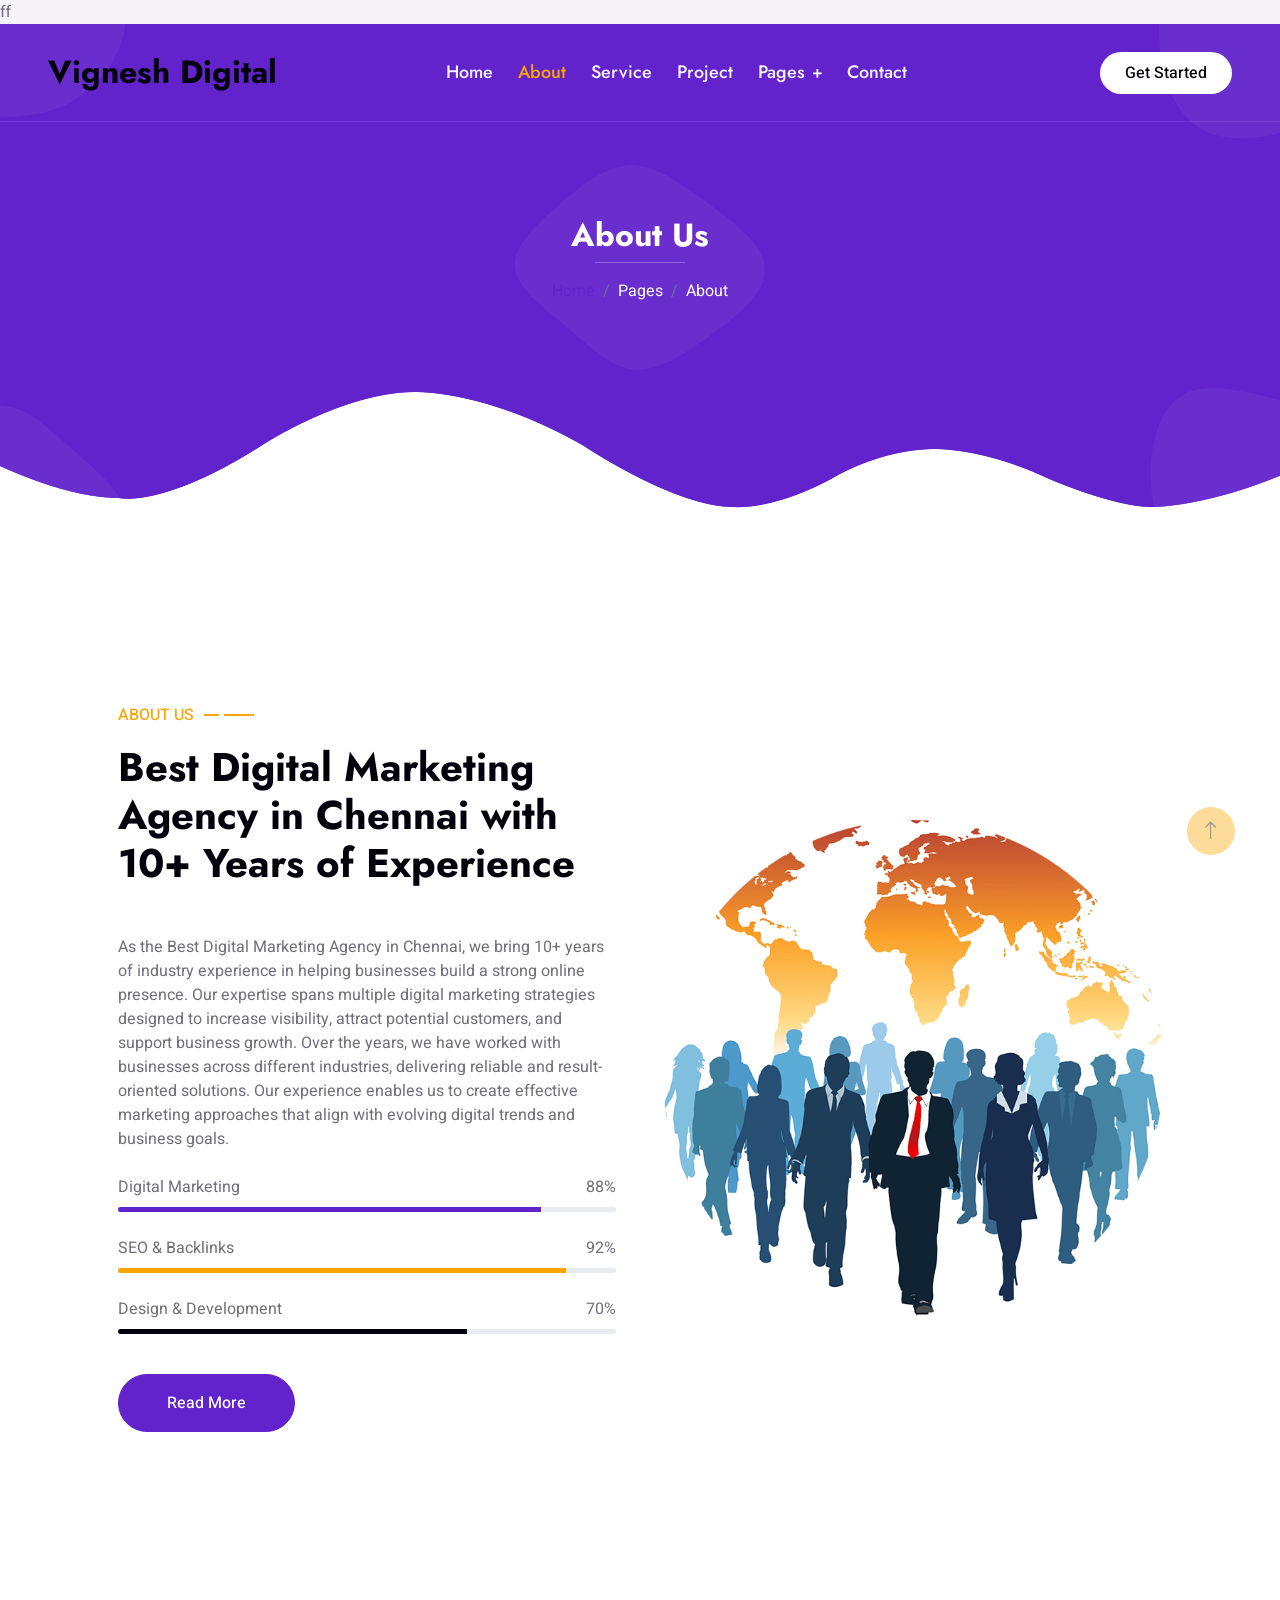
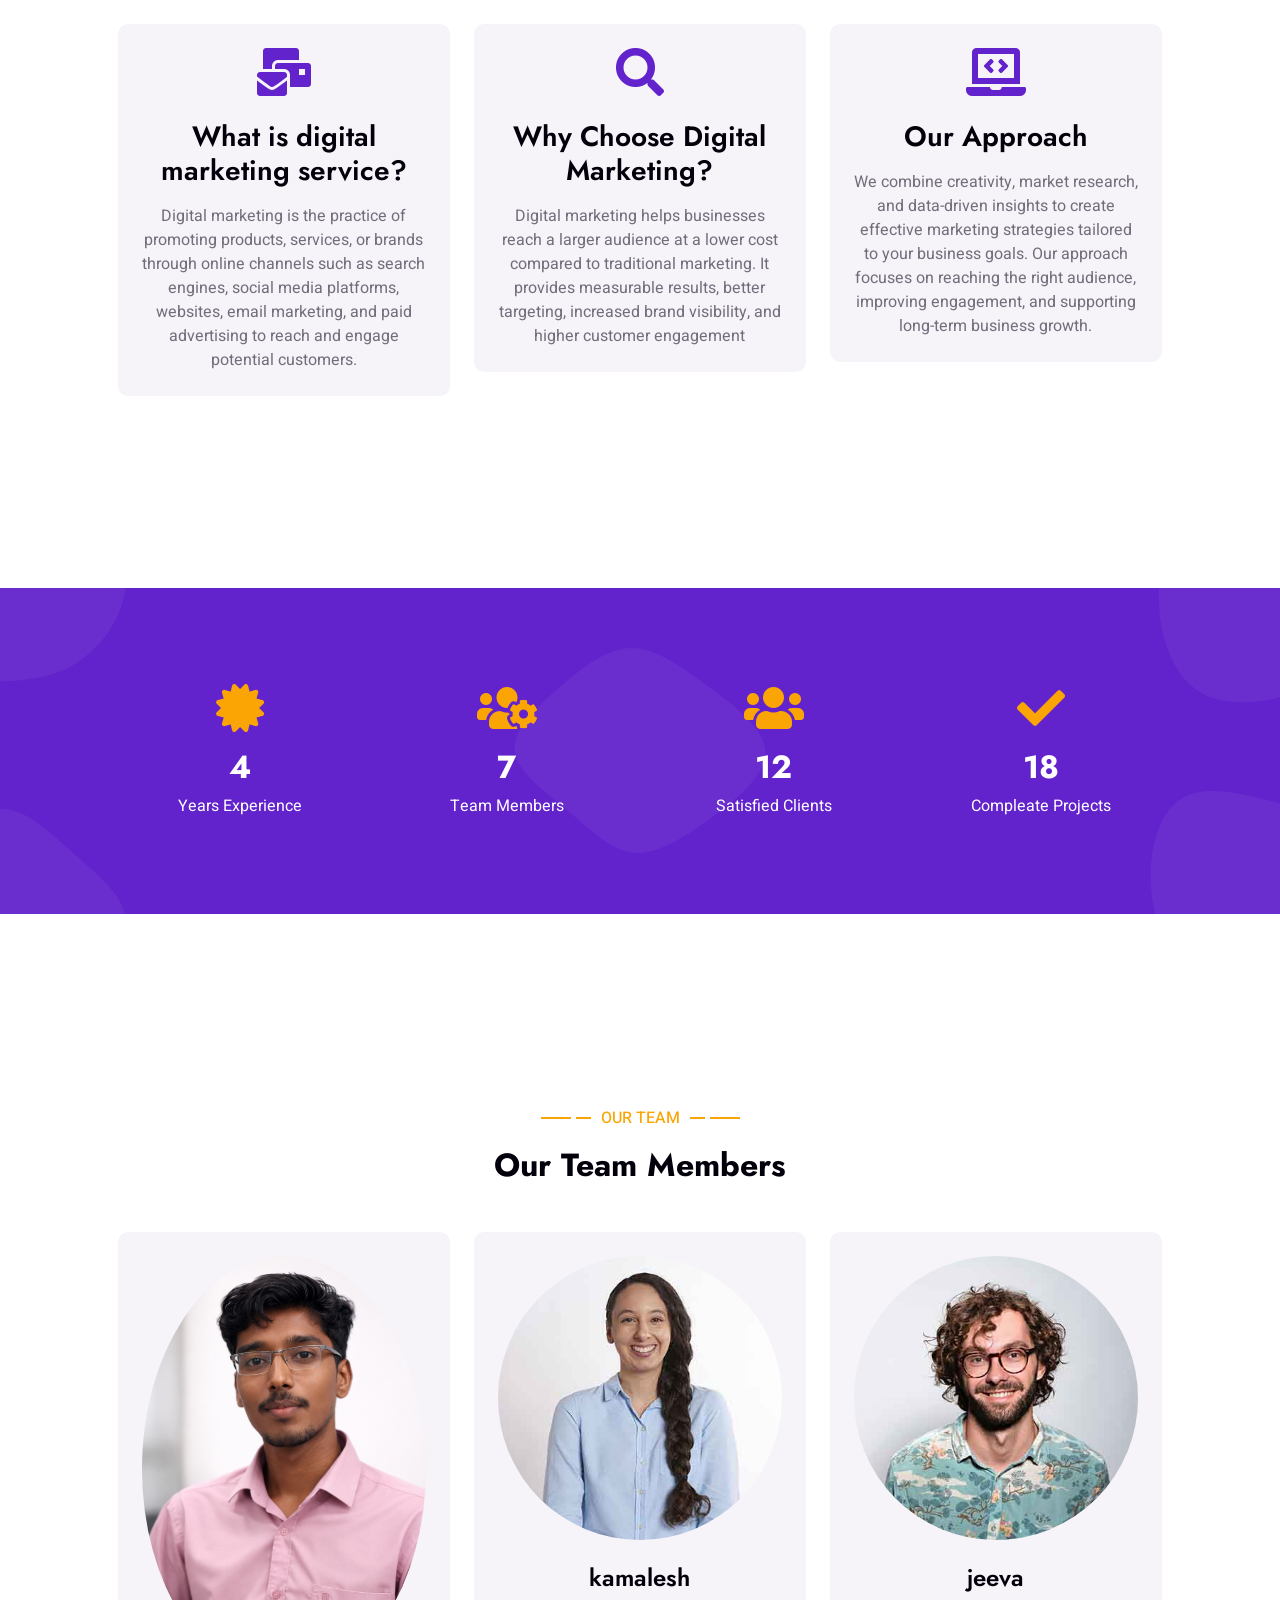
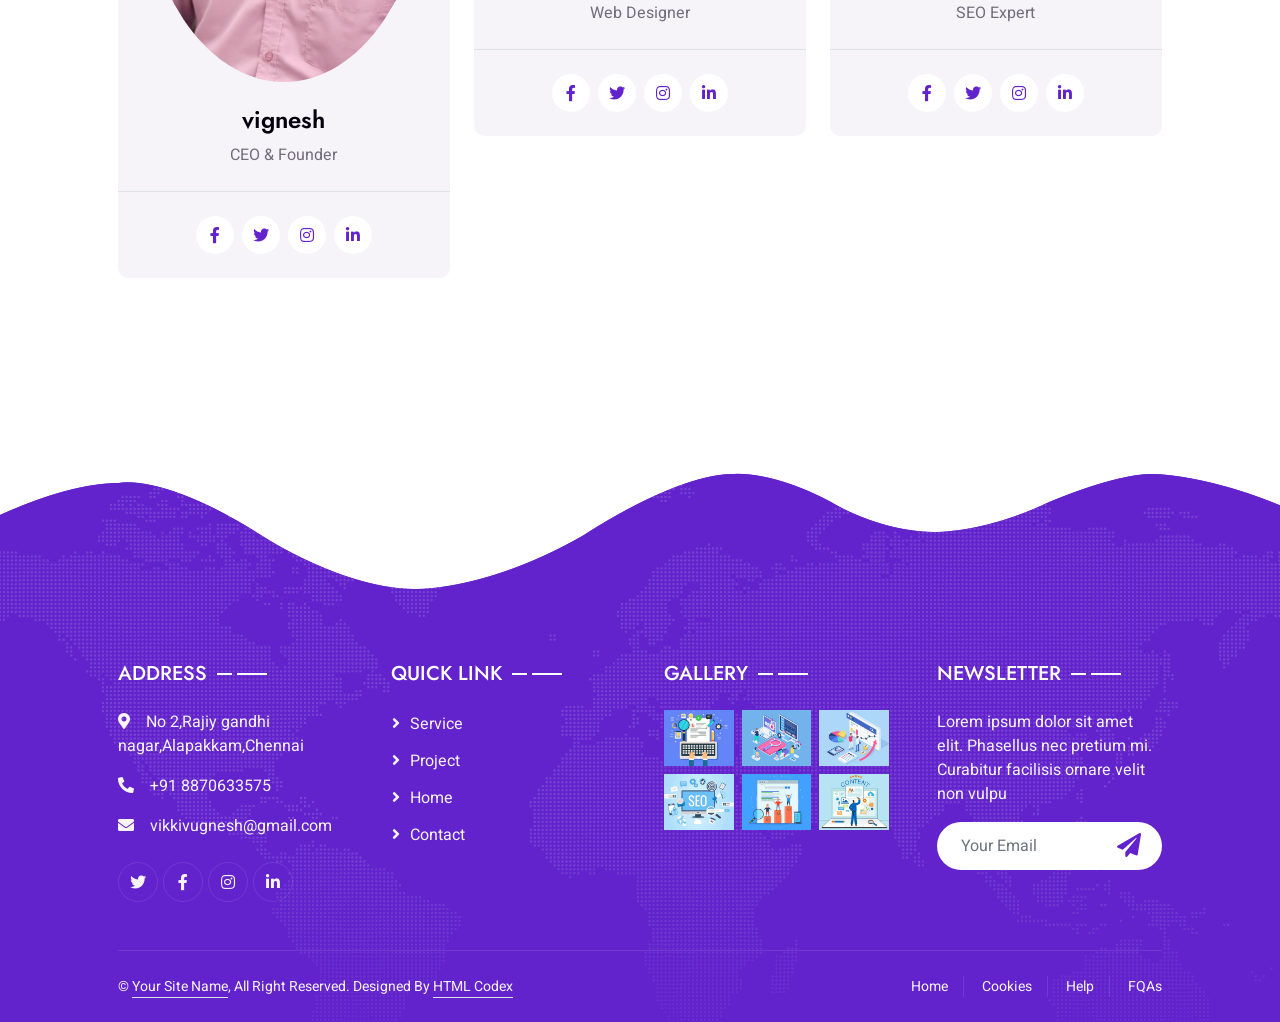
<file: about.html>
<!DOCTYPE html>
<html lang="en">

<head>ff
   <script type="text/javascript">
    (function(c,l,a,r,i,t,y){
        c[a]=c[a]||function(){(c[a].q=c[a].q||[]).push(arguments)};
        t=l.createElement(r);t.async=1;t.src="https://www.clarity.ms/tag/"+i;
        y=l.getElementsByTagName(r)[0];y.parentNode.insertBefore(t,y);
    })(window, document, "clarity", "script", "vx4jzvtk0f");
</script>

	
	<link rel="alternate" hreflang="en-IN" href="https://vignesh-digital-marketing.vercel.app/about.html"/>
	<link rel="canonical" href="https://vikki-digital-margeting.vercel.app/about.html" />
 
  
 
  <!-- Primary Meta Tags -->
  <title>Best Digital Marketing Agency in Chennai | About Our Expert Team</title>
  <meta name="title" content="Best Digital Marketing Agency in Chennai | About Our Expert Team">
  <meta name="description" content="Learn about our Best Digital Marketing Agency in Chennai, our experienced team, innovative strategies, and commitment to helping businesses grow online.
">
  
  <!-- Open Graph / Facebook -->
  <meta property="og:type" content="website">
  <meta property="og:url" content="https://vignesh-digital-marketing.vercel.app/about.html">
  <meta property="og:title" content="Best Digital Marketing Agency in Chennai | About Our Expert Team">
  <meta property="og:description" content="Learn about our Best Digital Marketing Agency in Chennai, our experienced team, innovative strategies, and commitment to helping businesses grow online.
">
  <meta property="og:image" content="https://vignesh-digital-marketing.vercel.app/img/about.png">
  
  <!-- Twitter -->
  <meta property="twitter:card" content="summary_large_image">
  <meta property="twitter:url" content="https://vignesh-digital-marketing.vercel.app/about.html">
  <meta property="twitter:title" content="Best Digital Marketing Agency in Chennai | About Our Expert Team">
  <meta property="twitter:description" content="Learn about our Best Digital Marketing Agency in Chennai, our experienced team, innovative strategies, and commitment to helping businesses grow online.
">
  <meta property="twitter:image" content="https://vignesh-digital-marketing.vercel.app/img/about.png">
  
  <!-- Optional Meta Tags -->
  <meta name="keywords" content="Best Digital Marketing Agency in Chennai">
  <meta name="robots" content="index, follow">
  <meta http-equiv="Content-Type" content="text/html; charset=">
  <meta name="language" content="">
  <meta name="revisit-after" content="1day days">
  <meta name="author" content="Vignesh Digital">

	<script type="application/ld+json">
{
  "@context": "https://schema.org/", 
  "@type": "BreadcrumbList", 
  "itemListElement": [{
    "@type": "ListItem", 
    "position": 1, 
    "name": "home",
    "item": "https://vignesh-digital-marketing.vercel.app/index.html"  
  },{
    "@type": "ListItem", 
    "position": 2, 
    "name": "About",
    "item": "https://vignesh-digital-marketing.vercel.app/about.html"  
  },{
    "@type": "ListItem", 
    "position": 3, 
    "name": "",
    "item": "https://vignesh-digital-marketing.vercel.app/about.html"  
  }]
}
</script>

    <!-- Favicon -->
    <link href="img/favicon.ico" rel="icon">

    <!-- Google Web Fonts -->
    <link rel="preconnect" href="https://fonts.googleapis.com">
    <link rel="preconnect" href="https://fonts.gstatic.com" crossorigin>
    <link href="https://fonts.googleapis.com/css2?family=Heebo:wght@400;500&family=Jost:wght@500;600;700&display=swap" rel="stylesheet"> 

    <!-- Icon Font Stylesheet -->
    <link href="https://cdnjs.cloudflare.com/ajax/libs/font-awesome/5.10.0/css/all.min.css" rel="stylesheet">
    <link href="https://cdn.jsdelivr.net/npm/bootstrap-icons@1.4.1/font/bootstrap-icons.css" rel="stylesheet">

    <!-- Libraries Stylesheet -->
    <link href="lib/animate/animate.min.css" rel="stylesheet">
    <link href="lib/owlcarousel/assets/owl.carousel.min.css" rel="stylesheet">
    <link href="lib/lightbox/css/lightbox.min.css" rel="stylesheet">

    <!-- Customized Bootstrap Stylesheet -->
    <link href="css/bootstrap.min.css" rel="stylesheet">

    <!-- Template Stylesheet -->
    <link href="css/style.css" rel="stylesheet">
</head>

<body>
    <div class="container-xxl bg-white p-0">
        <!-- Spinner Start -->
        <div id="spinner" class="show bg-white position-fixed translate-middle w-100 vh-100 top-50 start-50 d-flex align-items-center justify-content-center">
            <div class="spinner-grow text-primary" style="width: 3rem; height: 3rem;" role="status">
                <span class="sr-only">Loading...</span>
            </div>
        </div>
        <!-- Spinner End -->


        <!-- Navbar & Hero Start -->
        <div class="container-xxl position-relative p-0">
            <nav class="navbar navbar-expand-lg navbar-light px-4 px-lg-5 py-3 py-lg-0">
                <a href="" class="navbar-brand p-0">
                    <h2 class="m-0">Vignesh Digital</h2>
                    <!-- <img src="img/logo.png" alt="Logo"> -->
                </a>
                <button class="navbar-toggler" type="button" data-bs-toggle="collapse" data-bs-target="#navbarCollapse">
                    <span class="fa fa-bars"></span>
                </button>
                <div class="collapse navbar-collapse" id="navbarCollapse">
                    <div class="navbar-nav mx-auto py-0">
                        <a href="index.html" class="nav-item nav-link">Home</a>
                        <a href="about.html" class="nav-item nav-link active">About</a>
			
                        <a href="service.html" class="nav-item nav-link">Service</a>
                        <a href="project.html" class="nav-item nav-link">Project</a>
                        <div class="nav-item dropdown">
                            <a href="#" class="nav-link dropdown-toggle" data-bs-toggle="dropdown">Pages</a>
                            <div class="dropdown-menu m-0">
                                <a href="team.html" class="dropdown-item">Our Team</a>
                                <a href="testimonial.html" class="dropdown-item">Testimonial</a>
                                <a href="404.html" class="dropdown-item">404 Page</a>
                            </div>
                        </div>
                        <a href="contact.html" class="nav-item nav-link">Contact</a>
                    </div>
                    <a href="https://vignesh-digital-marketing.vercel.app/contact.html" class="btn rounded-pill py-2 px-4 ms-3 d-none d-lg-block">Get Started</a>
                </div>
            </nav>

            <div class="container-xxl py-5 bg-primary hero-header">
                <div class="container my-5 py-5 px-lg-5">
                    <div class="row g-5 py-5">
                        <div class="col-12 text-center">
                            <h2 class="text-white animated slideInDown">About Us</h2>
																			
                            <hr class="bg-white mx-auto mt-0" style="width: 90px;">
                            <nav aria-label="breadcrumb">
                                <ol class="breadcrumb justify-content-center">
                                    <li class="breadcrumb-item"><a class="text-white" href="#"><a href="https://vikki-digital-margeting.vercel.app/index.html">Home</a></a></li>
                                    <li class="breadcrumb-item"><a class="text-white" href="#">Pages</a></li>
                                    <li class="breadcrumb-item text-white active" aria-current="page">About</li>
                                </ol>
                            </nav>
                        </div>
                    </div>
                </div>
            </div>
        </div>
        <!-- Navbar & Hero End -->


        <!-- About Start -->
        <div class="container-xxl py-5">
            <div class="container py-5 px-lg-5">
                <div class="row g-5 align-items-center">
                    <div class="col-lg-6 wow fadeInUp" data-wow-delay="0.1s">
                        <p class="section-title text-secondary">About Us<span></span></p>
                        <h1 class="mb-5">Best Digital Marketing Agency in Chennai with 10+ Years of Experience</h1>
                        <p class="mb-4">As the Best Digital Marketing Agency in Chennai, we bring 10+ years of industry experience in helping businesses build a strong online presence. Our expertise spans multiple digital marketing strategies designed to increase visibility, attract potential customers, and support business growth. Over the years, we have worked with businesses across different industries, delivering reliable and result-oriented solutions. Our experience enables us to create effective marketing approaches that align with evolving digital trends and business goals.</p>
                        <div class="skill mb-4">
                            <div class="d-flex justify-content-between">
                                <p class="mb-2">Digital Marketing</p>
                                <p class="mb-2">88%</p>
                            </div>
                            <div class="progress">
                                <div class="progress-bar bg-primary" role="progressbar" aria-valuenow="85" aria-valuemin="0" aria-valuemax="100"></div>
                            </div>
                        </div>
                        <div class="skill mb-4">
                            <div class="d-flex justify-content-between">
                                <p class="mb-2">SEO & Backlinks</p>
                                <p class="mb-2">92%</p>
                            </div>
                            <div class="progress">
                                <div class="progress-bar bg-secondary" role="progressbar" aria-valuenow="90" aria-valuemin="0" aria-valuemax="100"></div>
                            </div>
                        </div>
                        <div class="skill mb-4">
                            <div class="d-flex justify-content-between">
                                <p class="mb-2">Design & Development</p>
                                <p class="mb-2">70%</p>
                            </div>
                            <div class="progress">
                                <div class="progress-bar bg-dark" role="progressbar" aria-valuenow="70" aria-valuemin="0" aria-valuemax="100"></div>
                            </div>
                        </div>
                        <a href="https://vignesh-digital-marketing.vercel.app/service.html" class="btn btn-primary py-sm-3 px-sm-5 rounded-pill mt-3">Read More</a>
                    </div>
                    <div class="col-lg-6">
                        <img class="img-fluid wow zoomIn" data-wow-delay="0.5s" src="img/about.png" alt="Best Digital Marketing Agency in Chennai"title="Best Digital Marketing Agency in Chennai">
                    </div>
                </div>
            </div>
        </div>
        <!-- About End -->
      
		<!-- Feature Start -->
        <div class="container-xxl py-5">
            <div class="container py-5 px-lg-5">
                <div class="row g-4">
                    <div class="col-lg-4 wow fadeInUp" data-wow-delay="0.1s">
                        <div class="feature-item bg-light rounded text-center p-4">
                            <i class="fa fa-3x fa-mail-bulk text-primary mb-4"></i>
                            <h3 class="mb-3">What is digital marketing service?</h3>
                            <p class="m-0">Digital marketing is the practice of promoting products, services, or brands through online channels such as search engines, social media platforms, websites, email marketing, and paid advertising to reach and engage potential customers.</p>
                        </div>
                    </div>
                    <div class="col-lg-4 wow fadeInUp" data-wow-delay="0.3s">
                        <div class="feature-item bg-light rounded text-center p-4">
                            <i class="fa fa-3x fa-search text-primary mb-4"></i>
                            <h3 class="mb-3">Why Choose Digital Marketing?</h3>
                            <p class="m-0">Digital marketing helps businesses reach a larger audience at a lower cost compared to traditional marketing. It provides measurable results, better targeting, increased brand visibility, and higher customer engagement</p>
                        </div>
                    </div>
                    <div class="col-lg-4 wow fadeInUp" data-wow-delay="0.5s">
                        <div class="feature-item bg-light rounded text-center p-4">
                            <i class="fa fa-3x fa-laptop-code text-primary mb-4"></i>
                            <h3 class="mb-3">Our Approach</h3>
                            <p class="m-0">We combine creativity, market research, and data-driven insights to create effective marketing strategies tailored to your business goals. Our approach focuses on reaching the right audience, improving engagement, and supporting long-term business growth.</p>
                        </div>
                    </div>
                </div>
            </div>
        </div>
        <!-- Feature End -->      

        <!-- Facts Start -->
        <div class="container-xxl bg-primary fact py-5 wow fadeInUp" data-wow-delay="0.1s">
            <div class="container py-5 px-lg-5">
                <div class="row g-4">
                    <div class="col-md-6 col-lg-3 text-center wow fadeIn" data-wow-delay="0.1s">
                        <i class="fa fa-certificate fa-3x text-secondary mb-3"></i>
                        <h2 class="text-white mb-2" data-toggle="counter-up">15</h2>
                        <p class="text-white mb-0">Years Experience</p>
                    </div>
                    <div class="col-md-6 col-lg-3 text-center wow fadeIn" data-wow-delay="0.3s">
                        <i class="fa fa-users-cog fa-3x text-secondary mb-3"></i>
                        <h2 class="text-white mb-2" data-toggle="counter-up">30</h2>
                        <p class="text-white mb-0">Team Members</p>
                    </div>
                    <div class="col-md-6 col-lg-3 text-center wow fadeIn" data-wow-delay="0.5s">
                        <i class="fa fa-users fa-3x text-secondary mb-3"></i>
                        <h2 class="text-white mb-2" data-toggle="counter-up">50</h2>
                        <p class="text-white mb-0">Satisfied Clients</p>
                    </div>
                    <div class="col-md-6 col-lg-3 text-center wow fadeIn" data-wow-delay="0.7s">
                        <i class="fa fa-check fa-3x text-secondary mb-3"></i>
                        <h2 class="text-white mb-2" data-toggle="counter-up">75</h2>
                        <p class="text-white mb-0">Compleate Projects</p>
                    </div>
                </div>
            </div>
        </div>
        <!-- Facts End -->
        

        <!-- Team Start -->
        <div class="container-xxl py-5">
            <div class="container py-5 px-lg-5">
                <div class="wow fadeInUp" data-wow-delay="0.1s">
                    <p class="section-title text-secondary justify-content-center"><span></span>Our Team<span></span></p>
                    <h2 class="text-center mb-5">Our Team Members</h2>
                </div>
                <div class="row g-4">
                    <div class="col-lg-4 col-md-6 wow fadeInUp" data-wow-delay="0.1s">
                        <div class="team-item bg-light rounded">
                            <div class="text-center border-bottom p-4">
                                <img class="img-fluid rounded-circle mb-4" src="img/vignesh-1.png" alt="">
                                <h4>vignesh</h4>
                                <span>CEO & Founder</span>
                            </div>
                            <div class="d-flex justify-content-center p-4">
                                <a class="btn btn-square mx-1" href=""><i class="fab fa-facebook-f"></i></a>
                                <a class="btn btn-square mx-1" href=""><i class="fab fa-twitter"></i></a>
                                <a class="btn btn-square mx-1" href=""><i class="fab fa-instagram"></i></a>
                                <a class="btn btn-square mx-1" href=""><i class="fab fa-linkedin-in"></i></a>
                            </div>
                        </div>
                    </div>
                    <div class="col-lg-4 col-md-6 wow fadeInUp" data-wow-delay="0.3s">
                        <div class="team-item bg-light rounded">
                            <div class="text-center border-bottom p-4">
                                <img class="img-fluid rounded-circle mb-4" src="img/team-2.jpg" alt="">
                                <h4>kamalesh</h4>
                                <span>Web Designer</span>
                            </div>
                            <div class="d-flex justify-content-center p-4">
                                <a class="btn btn-square mx-1" href=""><i class="fab fa-facebook-f"></i></a>
                                <a class="btn btn-square mx-1" href=""><i class="fab fa-twitter"></i></a>
                                <a class="btn btn-square mx-1" href=""><i class="fab fa-instagram"></i></a>
                                <a class="btn btn-square mx-1" href=""><i class="fab fa-linkedin-in"></i></a>
                            </div>
                        </div>
                    </div>
                    <div class="col-lg-4 col-md-6 wow fadeInUp" data-wow-delay="0.5s">
                        <div class="team-item bg-light rounded">
                            <div class="text-center border-bottom p-4">
                                <img class="img-fluid rounded-circle mb-4" src="img/team-3.jpg" alt="">
                                <h4>jeeva</h4>
                                <span>SEO Expert</span>
                            </div>
                            <div class="d-flex justify-content-center p-4">
                                <a class="btn btn-square mx-1" href=""><i class="fab fa-facebook-f"></i></a>
                                <a class="btn btn-square mx-1" href=""><i class="fab fa-twitter"></i></a>
                                <a class="btn btn-square mx-1" href=""><i class="fab fa-instagram"></i></a>
                                <a class="btn btn-square mx-1" href=""><i class="fab fa-linkedin-in"></i></a>
                            </div>
                        </div>
                    </div>
                </div>
            </div>
        </div>
        <!-- Team End -->
        

        <!-- Footer Start -->
        <div class="container-fluid bg-primary text-light footer wow fadeIn" data-wow-delay="0.1s">
            <div class="container py-5 px-lg-5">
                <div class="row g-5">
                    <div class="col-md-6 col-lg-3">
                        <p class="section-title text-white h5 mb-4">Address<span></span></p>
                        <p><i class="fa fa-map-marker-alt me-3"></i>No 2,Rajiy gandhi nagar,Alapakkam,Chennai</p>
                        <p><i class="fa fa-phone-alt me-3"></i>+91 8870633575</p>
                        <p><i class="fa fa-envelope me-3"></i>vikkivugnesh@gmail.com</p>
                        <div class="d-flex pt-2">
                            <a class="btn btn-outline-light btn-social" href="https://x.com/2k18phy14716276"><i class="fab fa-twitter"></i></a>
                            <a class="btn btn-outline-light btn-social" href="www.facebook.com/vignesh.tk321"><i class="fab fa-facebook-f"></i></a>
                            <a class="btn btn-outline-light btn-social" href="www.instagram.com/future_path_2026"><i class="fab fa-instagram"></i></a>
                            <a class="btn btn-outline-light btn-social" href="https://www.linkedin.com/in/vignesh-tk"><i class="fab fa-linkedin-in"></i></a>
                        </div>
                    </div>
                    <div class="col-md-6 col-lg-3">
                        <p class="section-title text-white h5 mb-4">Quick Link<span></span></p>
                        <a class="btn btn-link" href="https://vignesh-digital-marketing.vercel.app/service.html">Service</a>
                        <a class="btn btn-link" href="https://vignesh-digital-marketing.vercel.app/project.html">Project</a>
                        <a class="btn btn-link" href="https://vignesh-digital-marketing.vercel.app/index.html">Home</a>
                        <a class="btn btn-link" href="https://vignesh-digital-marketing.vercel.app/contact.html">Contact</a>
                    </div>
                    <div class="col-md-6 col-lg-3">
                        <p class="section-title text-white h5 mb-4">Gallery<span></span></p>
                        <div class="row g-2">
                            <div class="col-4">
                                <img class="img-fluid" src="img/portfolio-1.jpg" alt="Image">
                            </div>
                            <div class="col-4">
                                <img class="img-fluid" src="img/portfolio-2.jpg" alt="Image">
                            </div>
                            <div class="col-4">
                                <img class="img-fluid" src="img/portfolio-3.jpg" alt="Image">
                            </div>
                            <div class="col-4">
                                <img class="img-fluid" src="img/portfolio-4.jpg" alt="Image">
                            </div>
                            <div class="col-4">
                                <img class="img-fluid" src="img/portfolio-5.jpg" alt="Image">
                            </div>
                            <div class="col-4">
                                <img class="img-fluid" src="img/portfolio-6.jpg" alt="Image">
                            </div>
                        </div>
                    </div>
                    <div class="col-md-6 col-lg-3">
                        <p class="section-title text-white h5 mb-4">Newsletter<span></span></p>
                        <p>Lorem ipsum dolor sit amet elit. Phasellus nec pretium mi. Curabitur facilisis ornare velit non vulpu</p>
                        <div class="position-relative w-100 mt-3">
                            <input class="form-control border-0 rounded-pill w-100 ps-4 pe-5" type="text" placeholder="Your Email" style="height: 48px;">
                            <button type="button" class="btn shadow-none position-absolute top-0 end-0 mt-1 me-2"><i class="fa fa-paper-plane text-primary fs-4"></i></button>
                        </div>
                    </div>
                </div>
            </div>
            <div class="container px-lg-5">
                <div class="copyright">
                    <div class="row">
                        <div class="col-md-6 text-center text-md-start mb-3 mb-md-0">
                            &copy; <a class="border-bottom" href="#">Your Site Name</a>, All Right Reserved. 
							
							<!--/*** This template is free as long as you keep the footer author’s credit link/attribution link/backlink. If you'd like to use the template without the footer author’s credit link/attribution link/backlink, you can purchase the Credit Removal License from "https://htmlcodex.com/credit-removal". Thank you for your support. ***/-->
							Designed By <a class="border-bottom" href="https://htmlcodex.com">HTML Codex</a>
                        </div>
                        <div class="col-md-6 text-center text-md-end">
                            <div class="footer-menu">
                                <a href="">Home</a>
                                <a href="">Cookies</a>
                                <a href="">Help</a>
                                <a href="">FQAs</a>
                            </div>
                        </div>
                    </div>
                </div>
            </div>
        </div>
        <!-- Footer End -->


        <!-- Back to Top -->
        <a href="#" class="btn btn-lg btn-secondary btn-lg-square back-to-top"><i class="bi bi-arrow-up"></i></a>
    </div>

    <!-- JavaScript Libraries -->
    <script src="https://code.jquery.com/jquery-3.4.1.min.js"></script>
    <script src="https://cdn.jsdelivr.net/npm/bootstrap@5.0.0/dist/js/bootstrap.bundle.min.js"></script>
    <script src="lib/wow/wow.min.js"></script>
    <script src="lib/easing/easing.min.js"></script>
    <script src="lib/waypoints/waypoints.min.js"></script>
    <script src="lib/counterup/counterup.min.js"></script>
    <script src="lib/owlcarousel/owl.carousel.min.js"></script>
    <script src="lib/isotope/isotope.pkgd.min.js"></script>
    <script src="lib/lightbox/js/lightbox.min.js"></script>

    <!-- Template Javascript -->
    <script src="js/main.js"></script>
</body>


</html>
</file>
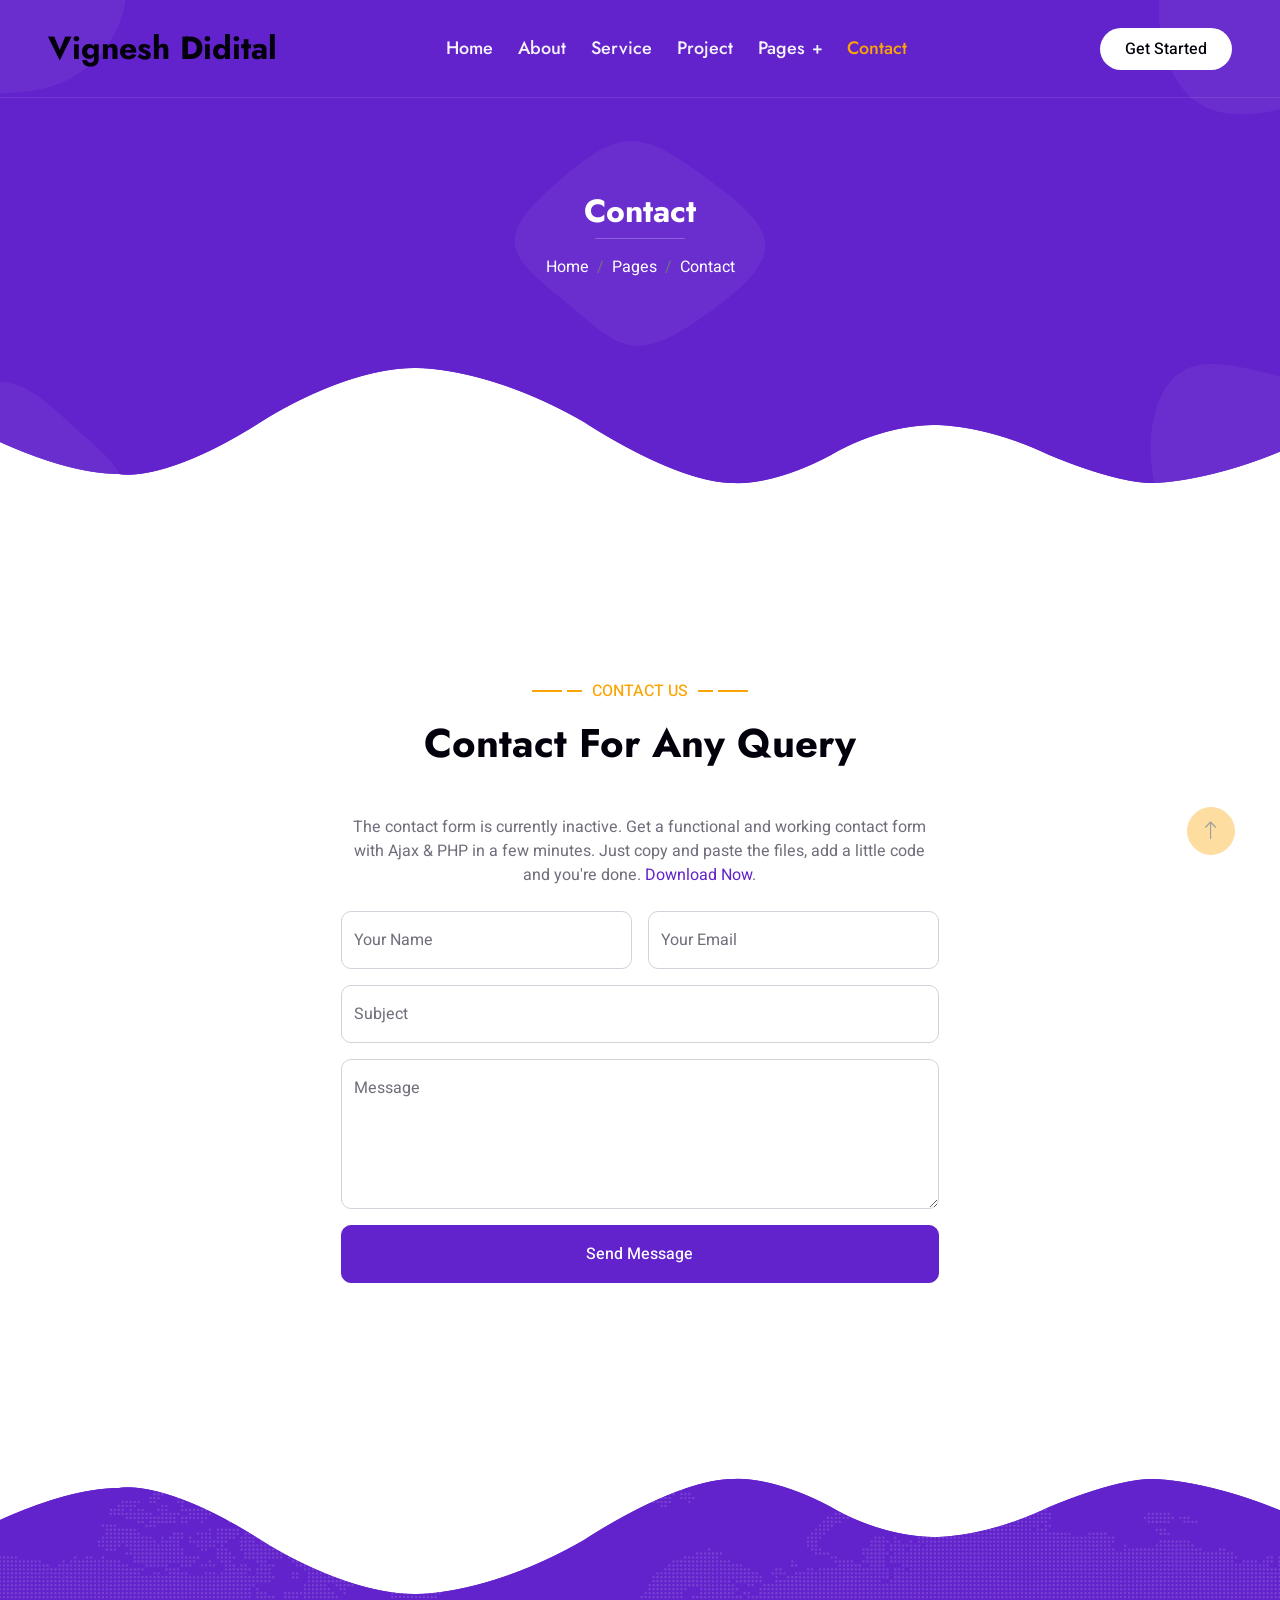
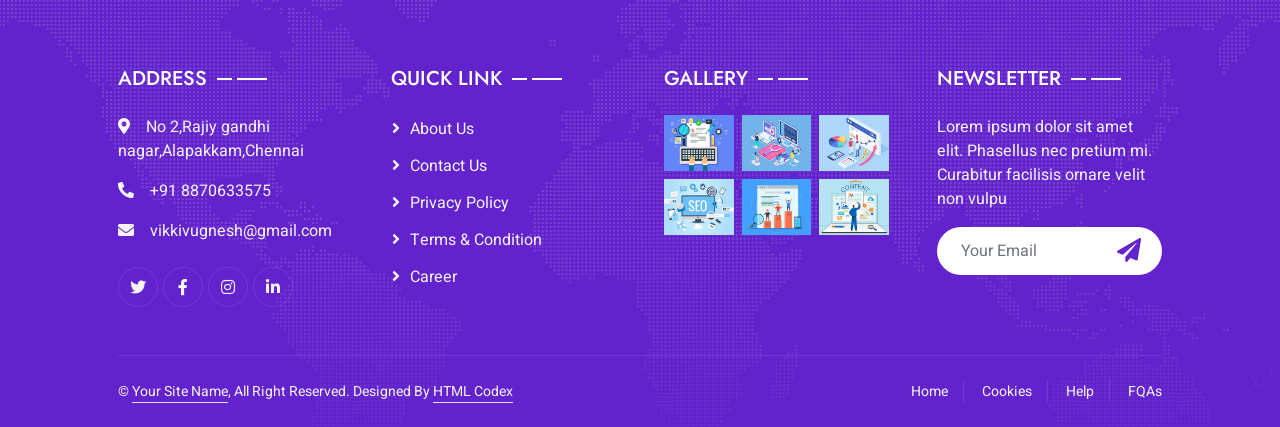
<file: contact.html>
<!DOCTYPE html>
<html lang="en">

<head>
  <script type="text/javascript">
    (function(c,l,a,r,i,t,y){
        c[a]=c[a]||function(){(c[a].q=c[a].q||[]).push(arguments)};
        t=l.createElement(r);t.async=1;t.src="https://www.clarity.ms/tag/"+i;
        y=l.getElementsByTagName(r)[0];y.parentNode.insertBefore(t,y);
    })(window, document, "clarity", "script", "vx4jzvtk0f");
</script>
	<link rel="alternate" hreflang="en-IN" href="https://vignesh-digital-marketing.vercel.app/contact.html"/>
	<link rel="canonical" href="https://vikki-digital-margeting.vercel.app/contact.html" />  
  <!-- Primary Meta Tags -->
  <title>Grow Your Business with Chennai’s Best Digital Marketing Agency</title>
  <meta name="title" content="Grow Your Business with Chennai’s Best Digital Marketing Agency">
  <meta name="description" content="Top-rated digital marketing company in Chennai helping startups and businesses grow with powerful online marketing strategies.">
  
  <!-- Open Graph / Facebook -->
  <meta property="og:type" content="website">
  <meta property="og:url" content="https://vikki-digital-margeting.vercel.app/contact.html">
  <meta property="og:title" content="Grow Your Business with Chennai’s Best Digital Marketing Agency">
  <meta property="og:description" content="Top-rated digital marketing company in Chennai helping startups and businesses grow with powerful online marketing strategies.">
  <meta property="og:image" content="">
  
  <!-- Twitter -->
  <meta property="twitter:card" content="summary_large_image">
  <meta property="twitter:url" content="https://vikki-digital-margeting.vercel.app/contact.html">
  <meta property="twitter:title" content="Grow Your Business with Chennai’s Best Digital Marketing Agency">
  <meta property="twitter:description" content="Top-rated digital marketing company in Chennai helping startups and businesses grow with powerful online marketing strategies.">
  <meta property="twitter:image" content="">
  
  <!-- Optional Meta Tags -->
  <meta name="keywords" content="best online marketing company">
  <meta name="robots" content="index, follow">
  <meta http-equiv="Content-Type" content="text/html; charset=UTF-1">
  <meta name="language" content="English">
  <meta name="revisit-after" content="1day days">
  <meta name="author" content="Vignesh Digital">
    <!-- Favicon -->
    <link href="img/favicon.ico" rel="icon">

    <!-- Google Web Fonts -->
    <link rel="preconnect" href="https://fonts.googleapis.com">
    <link rel="preconnect" href="https://fonts.gstatic.com" crossorigin>
    <link href="https://fonts.googleapis.com/css2?family=Heebo:wght@400;500&family=Jost:wght@500;600;700&display=swap" rel="stylesheet"> 

    <!-- Icon Font Stylesheet -->
    <link href="https://cdnjs.cloudflare.com/ajax/libs/font-awesome/5.10.0/css/all.min.css" rel="stylesheet">
    <link href="https://cdn.jsdelivr.net/npm/bootstrap-icons@1.4.1/font/bootstrap-icons.css" rel="stylesheet">

    <!-- Libraries Stylesheet -->
    <link href="lib/animate/animate.min.css" rel="stylesheet">
    <link href="lib/owlcarousel/assets/owl.carousel.min.css" rel="stylesheet">
    <link href="lib/lightbox/css/lightbox.min.css" rel="stylesheet">

    <!-- Customized Bootstrap Stylesheet -->
    <link href="css/bootstrap.min.css" rel="stylesheet">

    <!-- Template Stylesheet -->
    <link href="css/style.css" rel="stylesheet">
</head>

<body>
    <div class="container-xxl bg-white p-0">
        <!-- Spinner Start -->
        <div id="spinner" class="show bg-white position-fixed translate-middle w-100 vh-100 top-50 start-50 d-flex align-items-center justify-content-center">
            <div class="spinner-grow text-primary" style="width: 3rem; height: 3rem;" role="status">
                <span class="sr-only">Loading...</span>
            </div>
        </div>
        <!-- Spinner End -->


        <!-- Navbar & Hero Start -->
        <div class="container-xxl position-relative p-0">
            <nav class="navbar navbar-expand-lg navbar-light px-4 px-lg-5 py-3 py-lg-0">
                <a href="" class="navbar-brand p-0">
                    <h2 class="m-0">Vignesh Didital</h2>
                    <!-- <img src="img/logo.png" alt="Logo"> -->
                </a>
                <button class="navbar-toggler" type="button" data-bs-toggle="collapse" data-bs-target="#navbarCollapse">
                    <span class="fa fa-bars"></span>
                </button>
                <div class="collapse navbar-collapse" id="navbarCollapse">
                    <div class="navbar-nav mx-auto py-0">
                        <a href="index.html" class="nav-item nav-link">Home</a>
                        <a href="about.html" class="nav-item nav-link">About</a>
						
                        <a href="service.html" class="nav-item nav-link">Service</a>
                        <a href="project.html" class="nav-item nav-link">Project</a>
                        <div class="nav-item dropdown">
                            <a href="#" class="nav-link dropdown-toggle" data-bs-toggle="dropdown">Pages</a>
                            <div class="dropdown-menu m-0">
                                <a href="team.html" class="dropdown-item">Our Team</a>
                                <a href="testimonial.html" class="dropdown-item">Testimonial</a>
                                <a href="404.html" class="dropdown-item">404 Page</a>
                            </div>
                        </div>
                        <a href="contact.html" class="nav-item nav-link active">Contact</a>
                    </div>
                    <a href="" class="btn rounded-pill py-2 px-4 ms-3 d-none d-lg-block">Get Started</a>
                </div>
            </nav>

            <div class="container-xxl py-5 bg-primary hero-header">
                <div class="container my-5 py-5 px-lg-5">
                    <div class="row g-5 py-5">
                        <div class="col-12 text-center">
                            <h2 class="text-white animated slideInDown">Contact</h2>
                            <hr class="bg-white mx-auto mt-0" style="width: 90px;">
                            <nav aria-label="breadcrumb">
                                <ol class="breadcrumb justify-content-center">
                                    <li class="breadcrumb-item"><a class="text-white" href="#">Home</a></li>
                                    <li class="breadcrumb-item"><a class="text-white" href="#">Pages</a></li>
                                    <li class="breadcrumb-item text-white active" aria-current="page">Contact</li>
                                </ol>
                            </nav>
                        </div>
                    </div>
                </div>
            </div>
        </div>
        <!-- Navbar & Hero End -->


        <!-- Contact Start -->
        <div class="container-xxl py-5">
            <div class="container py-5 px-lg-5">
                <div class="wow fadeInUp" data-wow-delay="0.1s">
                    <p class="section-title text-secondary justify-content-center"><span></span>Contact Us<span></span></p>
                    <h1 class="text-center mb-5">Contact For Any Query</h1>
                </div>
                <div class="row justify-content-center">
                    <div class="col-lg-7">
                        <div class="wow fadeInUp" data-wow-delay="0.3s">
                            <p class="text-center mb-4">The contact form is currently inactive. Get a functional and working contact form with Ajax & PHP in a few minutes. Just copy and paste the files, add a little code and you're done. <a href="https://htmlcodex.com/contact-form">Download Now</a>.</p>
                            <form>
                                <div class="row g-3">
                                    <div class="col-md-6">
                                        <div class="form-floating">
                                            <input type="text" class="form-control" id="name" placeholder="Your Name">
                                            <label for="name">Your Name</label>
                                        </div>
                                    </div>
                                    <div class="col-md-6">
                                        <div class="form-floating">
                                            <input type="email" class="form-control" id="email" placeholder="Your Email">
                                            <label for="email">Your Email</label>
                                        </div>
                                    </div>
                                    <div class="col-12">
                                        <div class="form-floating">
                                            <input type="text" class="form-control" id="subject" placeholder="Subject">
                                            <label for="subject">Subject</label>
                                        </div>
                                    </div>
                                    <div class="col-12">
                                        <div class="form-floating">
                                            <textarea class="form-control" placeholder="Leave a message here" id="message" style="height: 150px"></textarea>
                                            <label for="message">Message</label>
                                        </div>
                                    </div>
                                    <div class="col-12">
                                        <button class="btn btn-primary w-100 py-3" type="submit">Send Message</button>
                                    </div>
                                </div>
                            </form>
                        </div>
                    </div>
                </div>
            </div>
        </div>
        <!-- Contact End -->
        

        <!-- Footer Start -->
        <div class="container-fluid bg-primary text-light footer wow fadeIn" data-wow-delay="0.1s">
            <div class="container py-5 px-lg-5">
                <div class="row g-5">
                    <div class="col-md-6 col-lg-3">
                        <p class="section-title text-white h5 mb-4">Address<span></span></p>
                        <p><i class="fa fa-map-marker-alt me-3"></i>No 2,Rajiy gandhi nagar,Alapakkam,Chennai</p>
                        <p><i class="fa fa-phone-alt me-3"></i>+91 8870633575</p>
                        <p><i class="fa fa-envelope me-3"></i>vikkivugnesh@gmail.com</p>
                        <div class="d-flex pt-2">
                            <a class="btn btn-outline-light btn-social" href=""><i class="fab fa-twitter"></i></a>
                            <a class="btn btn-outline-light btn-social" href=""><i class="fab fa-facebook-f"></i></a>
                            <a class="btn btn-outline-light btn-social" href=""><i class="fab fa-instagram"></i></a>
                            <a class="btn btn-outline-light btn-social" href=""><i class="fab fa-linkedin-in"></i></a>
                        </div>
                    </div>
                    <div class="col-md-6 col-lg-3">
                        <p class="section-title text-white h5 mb-4">Quick Link<span></span></p>
                        <a class="btn btn-link" href="">About Us</a>
                        <a class="btn btn-link" href="">Contact Us</a>
                        <a class="btn btn-link" href="">Privacy Policy</a>
                        <a class="btn btn-link" href="">Terms & Condition</a>
                        <a class="btn btn-link" href="">Career</a>
                    </div>
                    <div class="col-md-6 col-lg-3">
                        <p class="section-title text-white h5 mb-4">Gallery<span></span></p>
                        <div class="row g-2">
                            <div class="col-4">
                                <img class="img-fluid" src="img/portfolio-1.jpg" alt="Image">
                            </div>
                            <div class="col-4">
                                <img class="img-fluid" src="img/portfolio-2.jpg" alt="Image">
                            </div>
                            <div class="col-4">
                                <img class="img-fluid" src="img/portfolio-3.jpg" alt="Image">
                            </div>
                            <div class="col-4">
                                <img class="img-fluid" src="img/portfolio-4.jpg" alt="Image">
                            </div>
                            <div class="col-4">
                                <img class="img-fluid" src="img/portfolio-5.jpg" alt="Image">
                            </div>
                            <div class="col-4">
                                <img class="img-fluid" src="img/portfolio-6.jpg" alt="Image">
                            </div>
                        </div>
                    </div>
                    <div class="col-md-6 col-lg-3">
                        <p class="section-title text-white h5 mb-4">Newsletter<span></span></p>
                        <p>Lorem ipsum dolor sit amet elit. Phasellus nec pretium mi. Curabitur facilisis ornare velit non vulpu</p>
                        <div class="position-relative w-100 mt-3">
                            <input class="form-control border-0 rounded-pill w-100 ps-4 pe-5" type="text" placeholder="Your Email" style="height: 48px;">
                            <button type="button" class="btn shadow-none position-absolute top-0 end-0 mt-1 me-2"><i class="fa fa-paper-plane text-primary fs-4"></i></button>
                        </div>
                    </div>
                </div>
            </div>
            <div class="container px-lg-5">
                <div class="copyright">
                    <div class="row">
                        <div class="col-md-6 text-center text-md-start mb-3 mb-md-0">
                            &copy; <a class="border-bottom" href="#">Your Site Name</a>, All Right Reserved. 
							
							<!--/*** This template is free as long as you keep the footer author’s credit link/attribution link/backlink. If you'd like to use the template without the footer author’s credit link/attribution link/backlink, you can purchase the Credit Removal License from "https://htmlcodex.com/credit-removal". Thank you for your support. ***/-->
							Designed By <a class="border-bottom" href="https://htmlcodex.com">HTML Codex</a>
                        </div>
                        <div class="col-md-6 text-center text-md-end">
                            <div class="footer-menu">
                                <a href="">Home</a>
                                <a href="">Cookies</a>
                                <a href="">Help</a>
                                <a href="">FQAs</a>
                            </div>
                        </div>
                    </div>
                </div>
            </div>
        </div>
        <!-- Footer End -->


        <!-- Back to Top -->
        <a href="#" class="btn btn-lg btn-secondary btn-lg-square back-to-top"><i class="bi bi-arrow-up"></i></a>
    </div>

    <!-- JavaScript Libraries -->
    <script src="https://code.jquery.com/jquery-3.4.1.min.js"></script>
    <script src="https://cdn.jsdelivr.net/npm/bootstrap@5.0.0/dist/js/bootstrap.bundle.min.js"></script>
    <script src="lib/wow/wow.min.js"></script>
    <script src="lib/easing/easing.min.js"></script>
    <script src="lib/waypoints/waypoints.min.js"></script>
    <script src="lib/counterup/counterup.min.js"></script>
    <script src="lib/owlcarousel/owl.carousel.min.js"></script>
    <script src="lib/isotope/isotope.pkgd.min.js"></script>
    <script src="lib/lightbox/js/lightbox.min.js"></script>

    <!-- Template Javascript -->
    <script src="js/main.js"></script>
</body>


</html>
</file>
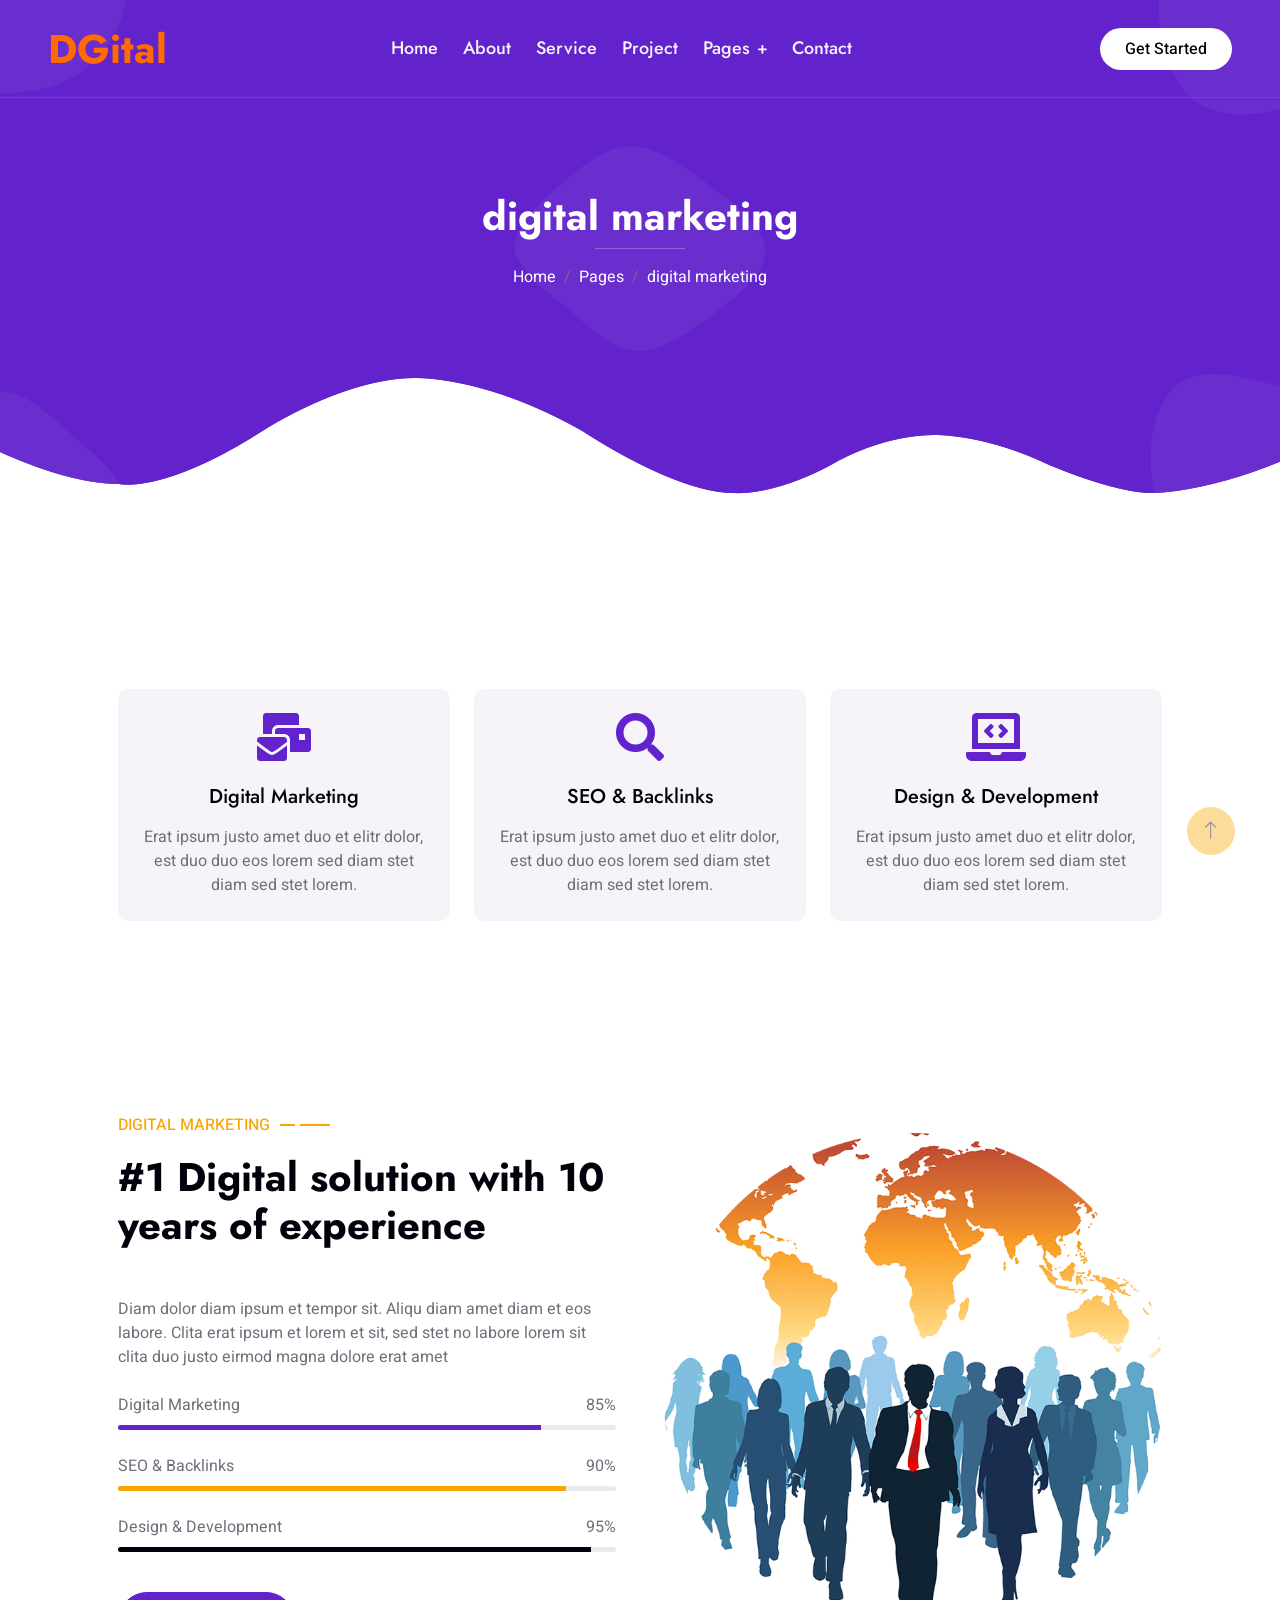
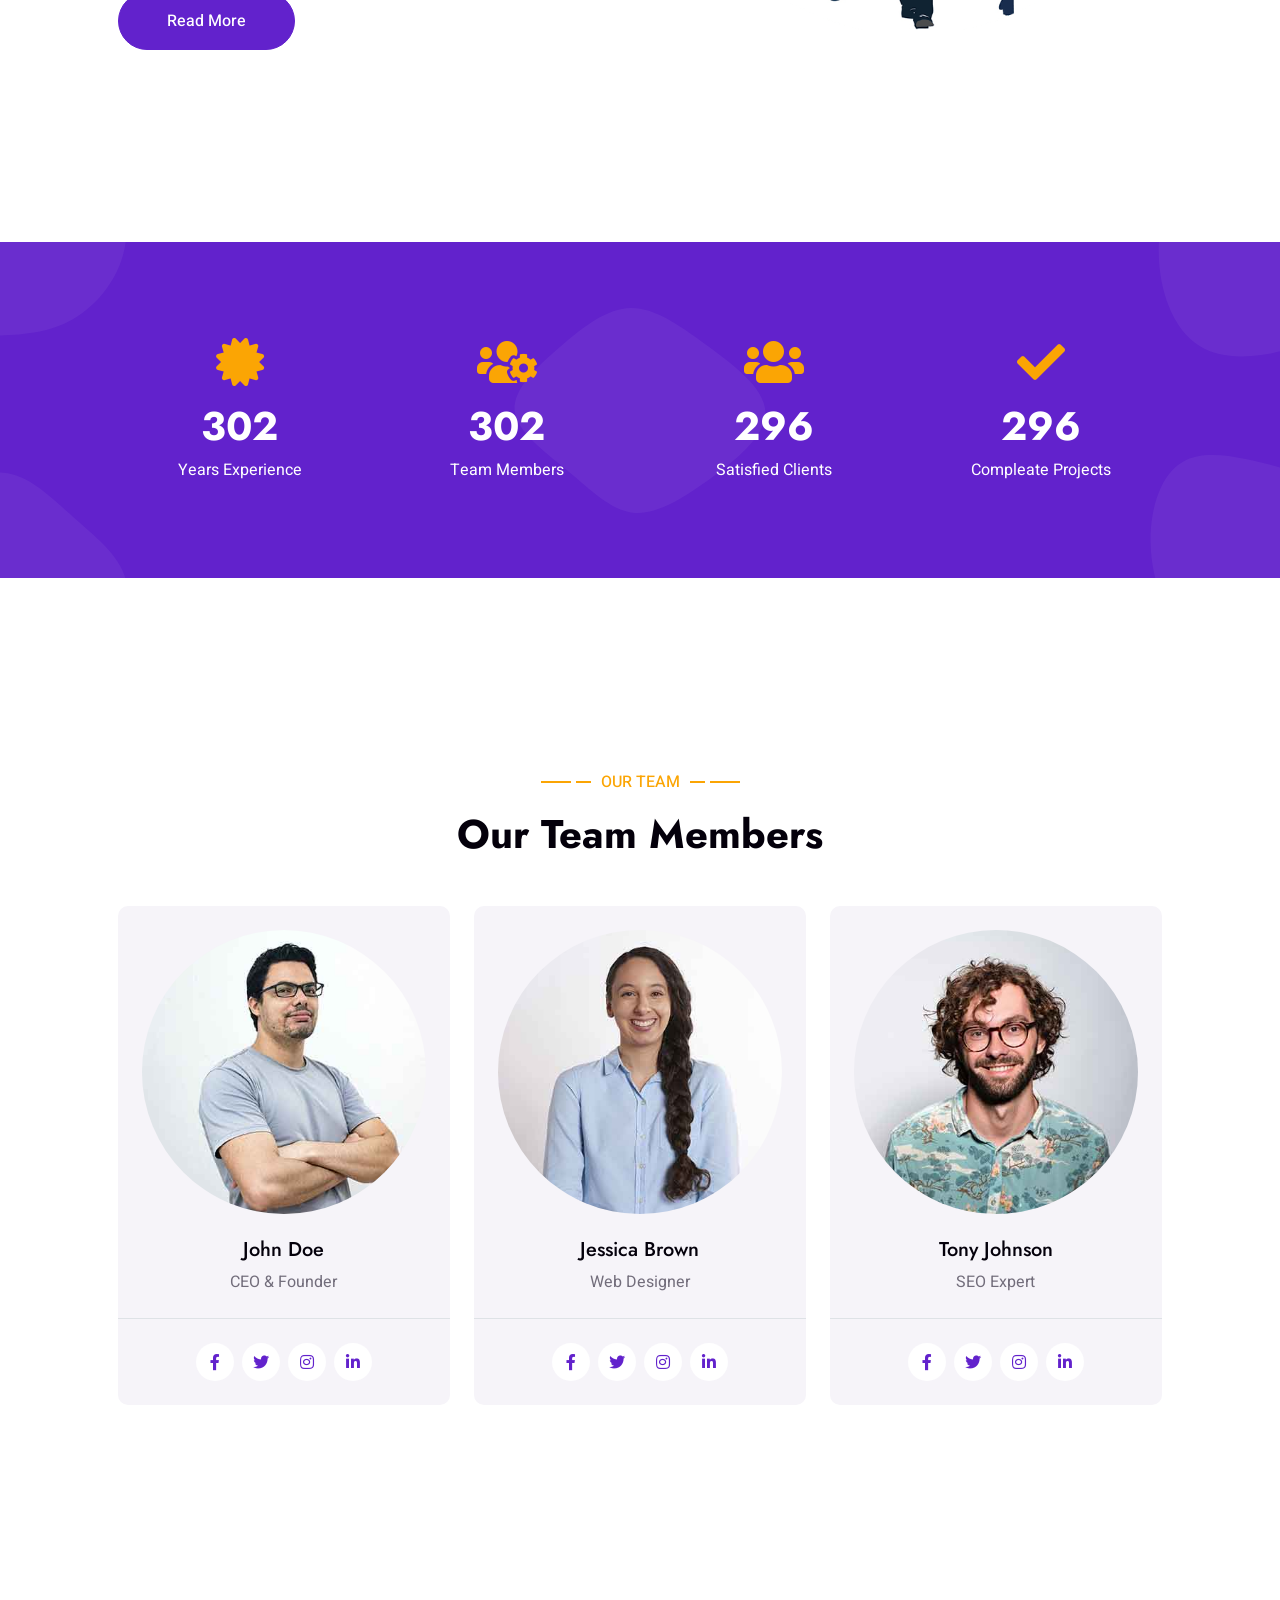
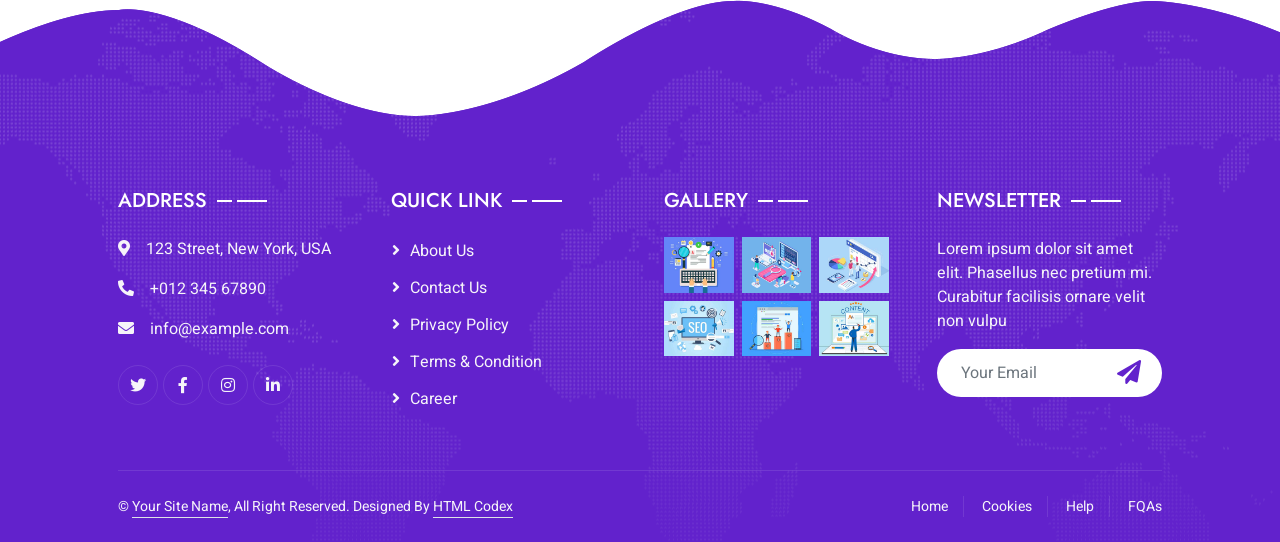
<file: digital marketing (2).html>
<!DOCTYPE html>
<html lang="en">

<head>
    <meta charset="utf-8">
    <title>DGital - Digital Agency HTML Template</title>
    <meta content="width=device-width, initial-scale=1.0" name="viewport">
    <meta content="" name="keywords">
    <meta content="" name="description">

    <!-- Favicon -->
    <link href="img/favicon.ico" rel="icon">

    <!-- Google Web Fonts -->
    <link rel="preconnect" href="https://fonts.googleapis.com">
    <link rel="preconnect" href="https://fonts.gstatic.com" crossorigin>
    <link href="https://fonts.googleapis.com/css2?family=Heebo:wght@400;500&family=Jost:wght@500;600;700&display=swap" rel="stylesheet"> 

    <!-- Icon Font Stylesheet -->
    <link href="https://cdnjs.cloudflare.com/ajax/libs/font-awesome/5.10.0/css/all.min.css" rel="stylesheet">
    <link href="https://cdn.jsdelivr.net/npm/bootstrap-icons@1.4.1/font/bootstrap-icons.css" rel="stylesheet">

    <!-- Libraries Stylesheet -->
    <link href="lib/animate/animate.min.css" rel="stylesheet">
    <link href="lib/owlcarousel/assets/owl.carousel.min.css" rel="stylesheet">
    <link href="lib/lightbox/css/lightbox.min.css" rel="stylesheet">

    <!-- Customized Bootstrap Stylesheet -->
    <link href="css/bootstrap.min.css" rel="stylesheet">

    <!-- Template Stylesheet -->
    <link href="css/style.css" rel="stylesheet">
</head>

<body>
    <div class="container-xxl bg-white p-0">
        <!-- Spinner Start -->
        <div id="spinner" class="show bg-white position-fixed translate-middle w-100 vh-100 top-50 start-50 d-flex align-items-center justify-content-center">
            <div class="spinner-grow text-primary" style="width: 3rem; height: 3rem;" role="status">
                <span class="sr-only">Loading...</span>
            </div>
        </div>
        <!-- Spinner End -->


        <!-- Navbar & Hero Start -->
        <div class="container-xxl position-relative p-0">
            <nav class="navbar navbar-expand-lg navbar-light px-4 px-lg-5 py-3 py-lg-0">
                <a href="" class="navbar-brand p-0">
                    <h1 class="m-0">DGital</h1>
                    <!-- <img src="img/logo.png" alt="Logo"> -->
                </a>
                <button class="navbar-toggler" type="button" data-bs-toggle="collapse" data-bs-target="#navbarCollapse">
                    <span class="fa fa-bars"></span>
                </button>
                <div class="collapse navbar-collapse" id="navbarCollapse">
                    <div class="navbar-nav mx-auto py-0">
                        <a href="index.html" class="nav-item nav-link">Home</a>
                        <a href="about.html" class="nav-item nav-link">About</a>
                        <a href="service.html" class="nav-item nav-link">Service</a>
                        <a href="project.html" class="nav-item nav-link">Project</a>
                        <div class="nav-item dropdown">
                            <a href="#" class="nav-link dropdown-toggle" data-bs-toggle="dropdown">Pages</a>
                            <div class="dropdown-menu m-0">
                                <a href="team.html" class="dropdown-item">Our Team</a>
                                <a href="testimonial.html" class="dropdown-item">Testimonial</a>
                                <a href="404.html" class="dropdown-item">404 Page</a>
                            </div>
                        </div>
                        <a href="contact.html" class="nav-item nav-link">Contact</a>
                    </div>
                    <a href="" class="btn rounded-pill py-2 px-4 ms-3 d-none d-lg-block">Get Started</a>
                </div>
            </nav>

            <div class="container-xxl py-5 bg-primary hero-header">
                <div class="container my-5 py-5 px-lg-5">
                    <div class="row g-5 py-5">
                        <div class="col-12 text-center">
                            <h1 class="text-white animated slideInDown">digital marketing</h1>
                            <hr class="bg-white mx-auto mt-0" style="width: 90px;">
                            <nav aria-label="breadcrumb">
                                <ol class="breadcrumb justify-content-center">
                                    <li class="breadcrumb-item"><a class="text-white" href="#">Home</a></li>
                                    <li class="breadcrumb-item"><a class="text-white" href="#">Pages</a></li>
                                    <li class="breadcrumb-item text-white active" aria-current="page">digital marketing</li>
                                </ol>
                            </nav>
                        </div>
                    </div>
                </div>
            </div>
        </div>
        <!-- Navbar & Hero End -->


        <!-- Feature Start -->
        <div class="container-xxl py-5">
            <div class="container py-5 px-lg-5">
                <div class="row g-4">
                    <div class="col-lg-4 wow fadeInUp" data-wow-delay="0.1s">
                        <div class="feature-item bg-light rounded text-center p-4">
                            <i class="fa fa-3x fa-mail-bulk text-primary mb-4"></i>
                            <h5 class="mb-3">Digital Marketing</h5>
                            <p class="m-0">Erat ipsum justo amet duo et elitr dolor, est duo duo eos lorem sed diam stet diam sed stet lorem.</p>
                        </div>
                    </div>
                    <div class="col-lg-4 wow fadeInUp" data-wow-delay="0.3s">
                        <div class="feature-item bg-light rounded text-center p-4">
                            <i class="fa fa-3x fa-search text-primary mb-4"></i>
                            <h5 class="mb-3">SEO & Backlinks</h5>
                            <p class="m-0">Erat ipsum justo amet duo et elitr dolor, est duo duo eos lorem sed diam stet diam sed stet lorem.</p>
                        </div>
                    </div>
                    <div class="col-lg-4 wow fadeInUp" data-wow-delay="0.5s">
                        <div class="feature-item bg-light rounded text-center p-4">
                            <i class="fa fa-3x fa-laptop-code text-primary mb-4"></i>
                            <h5 class="mb-3">Design & Development</h5>
                            <p class="m-0">Erat ipsum justo amet duo et elitr dolor, est duo duo eos lorem sed diam stet diam sed stet lorem.</p>
                        </div>
                    </div>
                </div>
            </div>
        </div>
        <!-- Feature End -->


        <!-- About Start -->
        <div class="container-xxl py-5">
            <div class="container py-5 px-lg-5">
                <div class="row g-5 align-items-center">
                    <div class="col-lg-6 wow fadeInUp" data-wow-delay="0.1s">
                        <p class="section-title text-secondary">digital marketing<span></span></p>
                        <h1 class="mb-5">#1 Digital solution with 10 years of experience</h1>
                        <p class="mb-4">Diam dolor diam ipsum et tempor sit. Aliqu diam amet diam et eos labore. Clita erat ipsum et lorem et sit, sed stet no labore lorem sit clita duo justo eirmod magna dolore erat amet</p>
                        <div class="skill mb-4">
                            <div class="d-flex justify-content-between">
                                <p class="mb-2">Digital Marketing</p>
                                <p class="mb-2">85%</p>
                            </div>
                            <div class="progress">
                                <div class="progress-bar bg-primary" role="progressbar" aria-valuenow="85" aria-valuemin="0" aria-valuemax="100"></div>
                            </div>
                        </div>
                        <div class="skill mb-4">
                            <div class="d-flex justify-content-between">
                                <p class="mb-2">SEO & Backlinks</p>
                                <p class="mb-2">90%</p>
                            </div>
                            <div class="progress">
                                <div class="progress-bar bg-secondary" role="progressbar" aria-valuenow="90" aria-valuemin="0" aria-valuemax="100"></div>
                            </div>
                        </div>
                        <div class="skill mb-4">
                            <div class="d-flex justify-content-between">
                                <p class="mb-2">Design & Development</p>
                                <p class="mb-2">95%</p>
                            </div>
                            <div class="progress">
                                <div class="progress-bar bg-dark" role="progressbar" aria-valuenow="95" aria-valuemin="0" aria-valuemax="100"></div>
                            </div>
                        </div>
                        <a href="" class="btn btn-primary py-sm-3 px-sm-5 rounded-pill mt-3">Read More</a>
                    </div>
                    <div class="col-lg-6">
                        <img class="img-fluid wow zoomIn" data-wow-delay="0.5s" src="img/about.png">
                    </div>
                </div>
            </div>
        </div>
        <!-- About End -->


        <!-- Facts Start -->
        <div class="container-xxl bg-primary fact py-5 wow fadeInUp" data-wow-delay="0.1s">
            <div class="container py-5 px-lg-5">
                <div class="row g-4">
                    <div class="col-md-6 col-lg-3 text-center wow fadeIn" data-wow-delay="0.1s">
                        <i class="fa fa-certificate fa-3x text-secondary mb-3"></i>
                        <h1 class="text-white mb-2" data-toggle="counter-up">1234</h1>
                        <p class="text-white mb-0">Years Experience</p>
                    </div>
                    <div class="col-md-6 col-lg-3 text-center wow fadeIn" data-wow-delay="0.3s">
                        <i class="fa fa-users-cog fa-3x text-secondary mb-3"></i>
                        <h1 class="text-white mb-2" data-toggle="counter-up">1234</h1>
                        <p class="text-white mb-0">Team Members</p>
                    </div>
                    <div class="col-md-6 col-lg-3 text-center wow fadeIn" data-wow-delay="0.5s">
                        <i class="fa fa-users fa-3x text-secondary mb-3"></i>
                        <h1 class="text-white mb-2" data-toggle="counter-up">1234</h1>
                        <p class="text-white mb-0">Satisfied Clients</p>
                    </div>
                    <div class="col-md-6 col-lg-3 text-center wow fadeIn" data-wow-delay="0.7s">
                        <i class="fa fa-check fa-3x text-secondary mb-3"></i>
                        <h1 class="text-white mb-2" data-toggle="counter-up">1234</h1>
                        <p class="text-white mb-0">Compleate Projects</p>
                    </div>
                </div>
            </div>
        </div>
        <!-- Facts End -->
        

        <!-- Team Start -->
        <div class="container-xxl py-5">
            <div class="container py-5 px-lg-5">
                <div class="wow fadeInUp" data-wow-delay="0.1s">
                    <p class="section-title text-secondary justify-content-center"><span></span>Our Team<span></span></p>
                    <h1 class="text-center mb-5">Our Team Members</h1>
                </div>
                <div class="row g-4">
                    <div class="col-lg-4 col-md-6 wow fadeInUp" data-wow-delay="0.1s">
                        <div class="team-item bg-light rounded">
                            <div class="text-center border-bottom p-4">
                                <img class="img-fluid rounded-circle mb-4" src="img/team-1.jpg" alt="">
                                <h5>John Doe</h5>
                                <span>CEO & Founder</span>
                            </div>
                            <div class="d-flex justify-content-center p-4">
                                <a class="btn btn-square mx-1" href=""><i class="fab fa-facebook-f"></i></a>
                                <a class="btn btn-square mx-1" href=""><i class="fab fa-twitter"></i></a>
                                <a class="btn btn-square mx-1" href=""><i class="fab fa-instagram"></i></a>
                                <a class="btn btn-square mx-1" href=""><i class="fab fa-linkedin-in"></i></a>
                            </div>
                        </div>
                    </div>
                    <div class="col-lg-4 col-md-6 wow fadeInUp" data-wow-delay="0.3s">
                        <div class="team-item bg-light rounded">
                            <div class="text-center border-bottom p-4">
                                <img class="img-fluid rounded-circle mb-4" src="img/team-2.jpg" alt="">
                                <h5>Jessica Brown</h5>
                                <span>Web Designer</span>
                            </div>
                            <div class="d-flex justify-content-center p-4">
                                <a class="btn btn-square mx-1" href=""><i class="fab fa-facebook-f"></i></a>
                                <a class="btn btn-square mx-1" href=""><i class="fab fa-twitter"></i></a>
                                <a class="btn btn-square mx-1" href=""><i class="fab fa-instagram"></i></a>
                                <a class="btn btn-square mx-1" href=""><i class="fab fa-linkedin-in"></i></a>
                            </div>
                        </div>
                    </div>
                    <div class="col-lg-4 col-md-6 wow fadeInUp" data-wow-delay="0.5s">
                        <div class="team-item bg-light rounded">
                            <div class="text-center border-bottom p-4">
                                <img class="img-fluid rounded-circle mb-4" src="img/team-3.jpg" alt="">
                                <h5>Tony Johnson</h5>
                                <span>SEO Expert</span>
                            </div>
                            <div class="d-flex justify-content-center p-4">
                                <a class="btn btn-square mx-1" href=""><i class="fab fa-facebook-f"></i></a>
                                <a class="btn btn-square mx-1" href=""><i class="fab fa-twitter"></i></a>
                                <a class="btn btn-square mx-1" href=""><i class="fab fa-instagram"></i></a>
                                <a class="btn btn-square mx-1" href=""><i class="fab fa-linkedin-in"></i></a>
                            </div>
                        </div>
                    </div>
                </div>
            </div>
        </div>
        <!-- Team End -->
        

        <!-- Footer Start -->
        <div class="container-fluid bg-primary text-light footer wow fadeIn" data-wow-delay="0.1s">
            <div class="container py-5 px-lg-5">
                <div class="row g-5">
                    <div class="col-md-6 col-lg-3">
                        <p class="section-title text-white h5 mb-4">Address<span></span></p>
                        <p><i class="fa fa-map-marker-alt me-3"></i>123 Street, New York, USA</p>
                        <p><i class="fa fa-phone-alt me-3"></i>+012 345 67890</p>
                        <p><i class="fa fa-envelope me-3"></i>info@example.com</p>
                        <div class="d-flex pt-2">
                            <a class="btn btn-outline-light btn-social" href=""><i class="fab fa-twitter"></i></a>
                            <a class="btn btn-outline-light btn-social" href=""><i class="fab fa-facebook-f"></i></a>
                            <a class="btn btn-outline-light btn-social" href=""><i class="fab fa-instagram"></i></a>
                            <a class="btn btn-outline-light btn-social" href=""><i class="fab fa-linkedin-in"></i></a>
                        </div>
                    </div>
                    <div class="col-md-6 col-lg-3">
                        <p class="section-title text-white h5 mb-4">Quick Link<span></span></p>
                        <a class="btn btn-link" href="">About Us</a>
                        <a class="btn btn-link" href="">Contact Us</a>
                        <a class="btn btn-link" href="">Privacy Policy</a>
                        <a class="btn btn-link" href="">Terms & Condition</a>
                        <a class="btn btn-link" href="">Career</a>
                    </div>
                    <div class="col-md-6 col-lg-3">
                        <p class="section-title text-white h5 mb-4">Gallery<span></span></p>
                        <div class="row g-2">
                            <div class="col-4">
                                <img class="img-fluid" src="img/portfolio-1.jpg" alt="Image">
                            </div>
                            <div class="col-4">
                                <img class="img-fluid" src="img/portfolio-2.jpg" alt="Image">
                            </div>
                            <div class="col-4">
                                <img class="img-fluid" src="img/portfolio-3.jpg" alt="Image">
                            </div>
                            <div class="col-4">
                                <img class="img-fluid" src="img/portfolio-4.jpg" alt="Image">
                            </div>
                            <div class="col-4">
                                <img class="img-fluid" src="img/portfolio-5.jpg" alt="Image">
                            </div>
                            <div class="col-4">
                                <img class="img-fluid" src="img/portfolio-6.jpg" alt="Image">
                            </div>
                        </div>
                    </div>
                    <div class="col-md-6 col-lg-3">
                        <p class="section-title text-white h5 mb-4">Newsletter<span></span></p>
                        <p>Lorem ipsum dolor sit amet elit. Phasellus nec pretium mi. Curabitur facilisis ornare velit non vulpu</p>
                        <div class="position-relative w-100 mt-3">
                            <input class="form-control border-0 rounded-pill w-100 ps-4 pe-5" type="text" placeholder="Your Email" style="height: 48px;">
                            <button type="button" class="btn shadow-none position-absolute top-0 end-0 mt-1 me-2"><i class="fa fa-paper-plane text-primary fs-4"></i></button>
                        </div>
                    </div>
                </div>
            </div>
            <div class="container px-lg-5">
                <div class="copyright">
                    <div class="row">
                        <div class="col-md-6 text-center text-md-start mb-3 mb-md-0">
                            &copy; <a class="border-bottom" href="#">Your Site Name</a>, All Right Reserved. 
							
							<!--/*** This template is free as long as you keep the footer author’s credit link/attribution link/backlink. If you'd like to use the template without the footer author’s credit link/attribution link/backlink, you can purchase the Credit Removal License from "https://htmlcodex.com/credit-removal". Thank you for your support. ***/-->
							Designed By <a class="border-bottom" href="https://htmlcodex.com">HTML Codex</a>
                        </div>
                        <div class="col-md-6 text-center text-md-end">
                            <div class="footer-menu">
                                <a href="">Home</a>
                                <a href="">Cookies</a>
                                <a href="">Help</a>
                                <a href="">FQAs</a>
                            </div>
                        </div>
                    </div>
                </div>
            </div>
        </div>
        <!-- Footer End -->


        <!-- Back to Top -->
        <a href="#" class="btn btn-lg btn-secondary btn-lg-square back-to-top"><i class="bi bi-arrow-up"></i></a>
    </div>

    <!-- JavaScript Libraries -->
    <script src="https://code.jquery.com/jquery-3.4.1.min.js"></script>
    <script src="https://cdn.jsdelivr.net/npm/bootstrap@5.0.0/dist/js/bootstrap.bundle.min.js"></script>
    <script src="lib/wow/wow.min.js"></script>
    <script src="lib/easing/easing.min.js"></script>
    <script src="lib/waypoints/waypoints.min.js"></script>
    <script src="lib/counterup/counterup.min.js"></script>
    <script src="lib/owlcarousel/owl.carousel.min.js"></script>
    <script src="lib/isotope/isotope.pkgd.min.js"></script>
    <script src="lib/lightbox/js/lightbox.min.js"></script>

    <!-- Template Javascript -->
    <script src="js/main.js"></script>
</body>

</html>
</file>
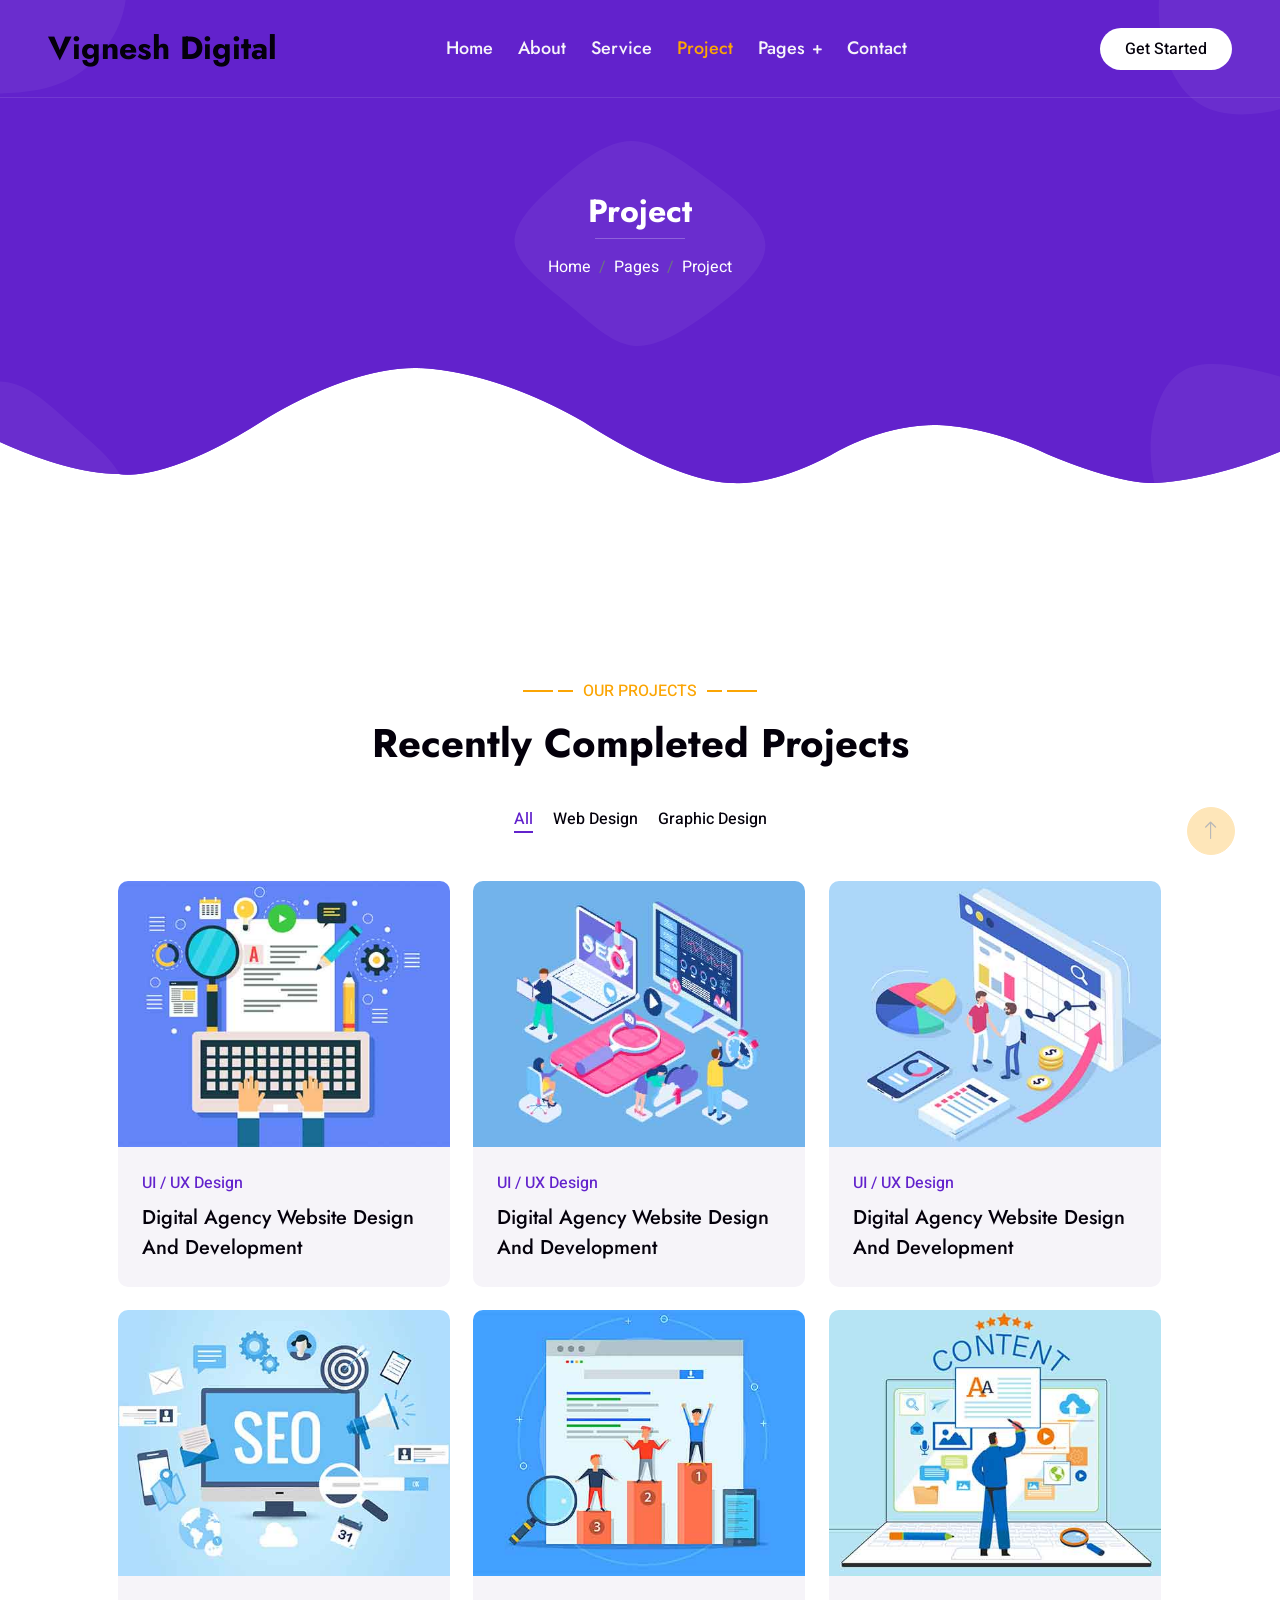
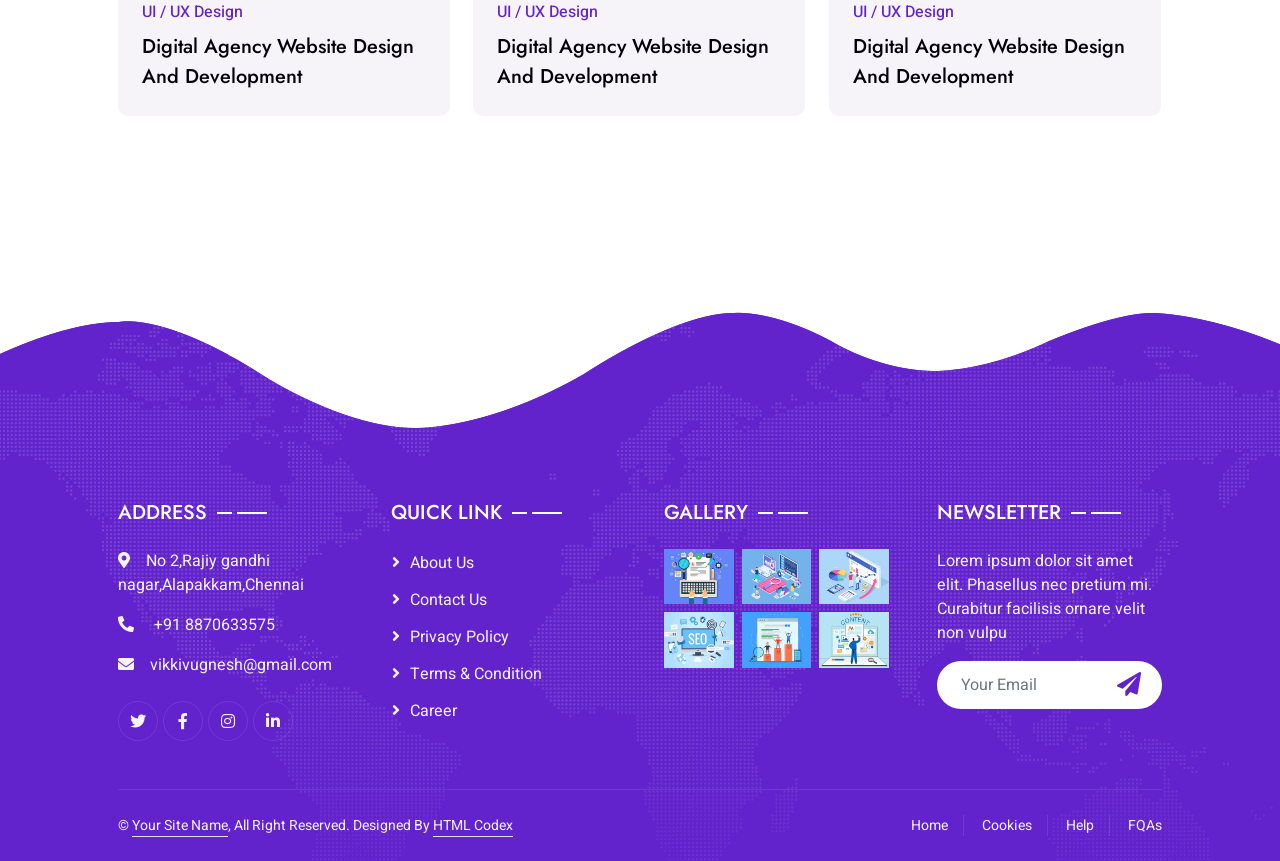
<file: project.html>
<!DOCTYPE html>
<html lang="en">

<head>
  <script type="text/javascript">
    (function(c,l,a,r,i,t,y){
        c[a]=c[a]||function(){(c[a].q=c[a].q||[]).push(arguments)};
        t=l.createElement(r);t.async=1;t.src="https://www.clarity.ms/tag/"+i;
        y=l.getElementsByTagName(r)[0];y.parentNode.insertBefore(t,y);
    })(window, document, "clarity", "script", "vx4jzvtk0f");
</script>
	<link rel="alternate" hreflang="en-IN" href="https://vignesh-digital-marketing.vercel.app/project.html"/>
	<link rel="canonical" href="https://vikki-digital-margeting.vercel.app/project.html" />
  <!-- Primary Meta Tags -->
  <title>Best Online Marketing Agency in Chennai – SEO, SMM, PPC</title>
  <meta name="title" content="Best Online Marketing Agency in Chennai – SEO, SMM, PPC">
  <meta name="description" content="Digital marketing experts in Chennai providing SEO services, Google Ads campaigns, and social media marketing solutions.">
  
  <!-- Open Graph / Facebook -->
  <meta property="og:type" content="website">
  <meta property="og:url" content="https://vikki-digital-margeting.vercel.app/project.html">
  <meta property="og:title" content="Best Online Marketing Agency in Chennai – SEO, SMM, PPC">
  <meta property="og:description" content="Digital marketing experts in Chennai providing SEO services, Google Ads campaigns, and social media marketing solutions.">
  <meta property="og:image" content="https://vikki-digital-margeting.vercel.app/img/portfolio-1.jpg">
  
  <!-- Twitter -->
  <meta property="twitter:card" content="summary_large_image">
  <meta property="twitter:url" content="https://vikki-digital-margeting.vercel.app/project.html">
  <meta property="twitter:title" content="Best Online Marketing Agency in Chennai – SEO, SMM, PPC">
  <meta property="twitter:description" content="Digital marketing experts in Chennai providing SEO services, Google Ads campaigns, and social media marketing solutions.">
  <meta property="twitter:image" content="https://vikki-digital-margeting.vercel.app/img/portfolio-1.jpg">
  
  <!-- Optional Meta Tags -->
  <meta name="keywords" content="Best Online Marketing Agency in Chennai">
  <meta name="robots" content="index, follow">
  <meta http-equiv="Content-Type" content="text/html; charset=UTF-1">
  <meta name="language" content="English">
  <meta name="revisit-after" content="1day days">
  <meta name="author" content="DGital">
    <!-- Favicon -->
    <link href="img/favicon.ico" rel="icon">

    <!-- Google Web Fonts -->
    <link rel="preconnect" href="https://fonts.googleapis.com">
    <link rel="preconnect" href="https://fonts.gstatic.com" crossorigin>
    <link href="https://fonts.googleapis.com/css2?family=Heebo:wght@400;500&family=Jost:wght@500;600;700&display=swap" rel="stylesheet"> 

    <!-- Icon Font Stylesheet -->
    <link href="https://cdnjs.cloudflare.com/ajax/libs/font-awesome/5.10.0/css/all.min.css" rel="stylesheet">
    <link href="https://cdn.jsdelivr.net/npm/bootstrap-icons@1.4.1/font/bootstrap-icons.css" rel="stylesheet">

    <!-- Libraries Stylesheet -->
    <link href="lib/animate/animate.min.css" rel="stylesheet">
    <link href="lib/owlcarousel/assets/owl.carousel.min.css" rel="stylesheet">
    <link href="lib/lightbox/css/lightbox.min.css" rel="stylesheet">

    <!-- Customized Bootstrap Stylesheet -->
    <link href="css/bootstrap.min.css" rel="stylesheet">

    <!-- Template Stylesheet -->
    <link href="css/style.css" rel="stylesheet">
</head>

<body>
    <div class="container-xxl bg-white p-0">
        <!-- Spinner Start -->
        <div id="spinner" class="show bg-white position-fixed translate-middle w-100 vh-100 top-50 start-50 d-flex align-items-center justify-content-center">
            <div class="spinner-grow text-primary" style="width: 3rem; height: 3rem;" role="status">
                <span class="sr-only">Loading...</span>
            </div>
        </div>
        <!-- Spinner End -->


        <!-- Navbar & Hero Start -->
        <div class="container-xxl position-relative p-0">
            <nav class="navbar navbar-expand-lg navbar-light px-4 px-lg-5 py-3 py-lg-0">
                <a href="" class="navbar-brand p-0">
                    <h2 class="m-0">Vignesh Digital</h2>
                    <!-- <img src="img/logo.png" alt="Logo"> -->
                </a>
                <button class="navbar-toggler" type="button" data-bs-toggle="collapse" data-bs-target="#navbarCollapse">
                    <span class="fa fa-bars"></span>
                </button>
                <div class="collapse navbar-collapse" id="navbarCollapse">
                    <div class="navbar-nav mx-auto py-0">
                        <a href="index.html" class="nav-item nav-link">Home</a>
                        <a href="about.html" class="nav-item nav-link">About</a>
						
					
                        <a href="service.html" class="nav-item nav-link">Service</a>
                        <a href="project.html" class="nav-item nav-link active">Project</a>
                        <div class="nav-item dropdown">
                            <a href="#" class="nav-link dropdown-toggle" data-bs-toggle="dropdown">Pages</a>
                            <div class="dropdown-menu m-0">
                                <a href="team.html" class="dropdown-item">Our Team</a>
                                <a href="testimonial.html" class="dropdown-item">Testimonial</a>
                                <a href="404.html" class="dropdown-item">404 Page</a>
                            </div>
                        </div>
                        <a href="contact.html" class="nav-item nav-link">Contact</a>
                    </div>
                    <a href="" class="btn rounded-pill py-2 px-4 ms-3 d-none d-lg-block">Get Started</a>
                </div>
            </nav>

            <div class="container-xxl py-5 bg-primary hero-header">
                <div class="container my-5 py-5 px-lg-5">
                    <div class="row g-5 py-5">
                        <div class="col-12 text-center">
                            <h2 class="text-white animated slideInDown">Project</h2>
                            <hr class="bg-white mx-auto mt-0" style="width: 90px;">
                            <nav aria-label="breadcrumb">
                                <ol class="breadcrumb justify-content-center">
                                    <li class="breadcrumb-item"><a class="text-white" href="#">Home</a></li>
                                    <li class="breadcrumb-item"><a class="text-white" href="#">Pages</a></li>
                                    <li class="breadcrumb-item text-white active" aria-current="page">Project</li>
                                </ol>
                            </nav>
                        </div>
                    </div>
                </div>
            </div>
        </div>
        <!-- Navbar & Hero End -->


        <!-- Projects Start -->
        <div class="container-xxl py-5">
            <div class="container py-5 px-lg-5">
                <div class="wow fadeInUp" data-wow-delay="0.1s">
                    <p class="section-title text-secondary justify-content-center"><span></span>Our Projects<span></span></p>
                    <h1 class="text-center mb-5">Recently Completed Projects</h1>
                </div>
                <div class="row mt-n2 wow fadeInUp" data-wow-delay="0.3s">
                    <div class="col-12 text-center">
                        <ul class="list-inline mb-5" id="portfolio-flters">
                            <li class="mx-2 active" data-filter="*">All</li>
                            <li class="mx-2" data-filter=".first">Web Design</li>
                            <li class="mx-2" data-filter=".second">Graphic Design</li>
                        </ul>
                    </div>
                </div>
                <div class="row g-4 portfolio-container">
                    <div class="col-lg-4 col-md-6 portfolio-item first wow fadeInUp" data-wow-delay="0.1s">
                        <div class="rounded overflow-hidden">
                            <div class="position-relative overflow-hidden">
                                <img class="img-fluid w-100" src="img/portfolio-1.jpg" alt="">
                                <div class="portfolio-overlay">
                                    <a class="btn btn-square btn-outline-light mx-1" href="img/portfolio-1.jpg" data-lightbox="portfolio"><i class="fa fa-eye"></i></a>
                                    <a class="btn btn-square btn-outline-light mx-1" href=""><i class="fa fa-link"></i></a>
                                </div>
                            </div>
                            <div class="bg-light p-4">
                                <p class="text-primary fw-medium mb-2">UI / UX Design</p>
                                <h5 class="lh-base mb-0">Digital Agency Website Design And Development</a>
                            </div>
                        </div>
                    </div>
                    <div class="col-lg-4 col-md-6 portfolio-item second wow fadeInUp" data-wow-delay="0.3s">
                        <div class="rounded overflow-hidden">
                            <div class="position-relative overflow-hidden">
                                <img class="img-fluid w-100" src="img/portfolio-2.jpg" alt="">
                                <div class="portfolio-overlay">
                                    <a class="btn btn-square btn-outline-light mx-1" href="img/portfolio-2.jpg" data-lightbox="portfolio"><i class="fa fa-eye"></i></a>
                                    <a class="btn btn-square btn-outline-light mx-1" href=""><i class="fa fa-link"></i></a>
                                </div>
                            </div>
                            <div class="bg-light p-4">
                                <p class="text-primary fw-medium mb-2">UI / UX Design</p>
                                <h5 class="lh-base mb-0">Digital Agency Website Design And Development</a>
                            </div>
                        </div>
                    </div>
                    <div class="col-lg-4 col-md-6 portfolio-item first wow fadeInUp" data-wow-delay="0.5s">
                        <div class="rounded overflow-hidden">
                            <div class="position-relative overflow-hidden">
                                <img class="img-fluid w-100" src="img/portfolio-3.jpg" alt="">
                                <div class="portfolio-overlay">
                                    <a class="btn btn-square btn-outline-light mx-1" href="img/portfolio-3.jpg" data-lightbox="portfolio"><i class="fa fa-eye"></i></a>
                                    <a class="btn btn-square btn-outline-light mx-1" href=""><i class="fa fa-link"></i></a>
                                </div>
                            </div>
                            <div class="bg-light p-4">
                                <p class="text-primary fw-medium mb-2">UI / UX Design</p>
                                <h5 class="lh-base mb-0">Digital Agency Website Design And Development</a>
                            </div>
                        </div>
                    </div>
                    <div class="col-lg-4 col-md-6 portfolio-item second wow fadeInUp" data-wow-delay="0.1s">
                        <div class="rounded overflow-hidden">
                            <div class="position-relative overflow-hidden">
                                <img class="img-fluid w-100" src="img/portfolio-4.jpg" alt="">
                                <div class="portfolio-overlay">
                                    <a class="btn btn-square btn-outline-light mx-1" href="img/portfolio-4.jpg" data-lightbox="portfolio"><i class="fa fa-eye"></i></a>
                                    <a class="btn btn-square btn-outline-light mx-1" href=""><i class="fa fa-link"></i></a>
                                </div>
                            </div>
                            <div class="bg-light p-4">
                                <p class="text-primary fw-medium mb-2">UI / UX Design</p>
                                <h5 class="lh-base mb-0">Digital Agency Website Design And Development</a>
                            </div>
                        </div>
                    </div>
                    <div class="col-lg-4 col-md-6 portfolio-item first wow fadeInUp" data-wow-delay="0.3s">
                        <div class="rounded overflow-hidden">
                            <div class="position-relative overflow-hidden">
                                <img class="img-fluid w-100" src="img/portfolio-5.jpg" alt="">
                                <div class="portfolio-overlay">
                                    <a class="btn btn-square btn-outline-light mx-1" href="img/portfolio-5.jpg" data-lightbox="portfolio"><i class="fa fa-eye"></i></a>
                                    <a class="btn btn-square btn-outline-light mx-1" href=""><i class="fa fa-link"></i></a>
                                </div>
                            </div>
                            <div class="bg-light p-4">
                                <p class="text-primary fw-medium mb-2">UI / UX Design</p>
                                <h5 class="lh-base mb-0">Digital Agency Website Design And Development</a>
                            </div>
                        </div>
                    </div>
                    <div class="col-lg-4 col-md-6 portfolio-item second wow fadeInUp" data-wow-delay="0.5s">
                        <div class="rounded overflow-hidden">
                            <div class="position-relative overflow-hidden">
                                <img class="img-fluid w-100" src="img/portfolio-6.jpg" alt="">
                                <div class="portfolio-overlay">
                                    <a class="btn btn-square btn-outline-light mx-1" href="img/portfolio-6.jpg" data-lightbox="portfolio"><i class="fa fa-eye"></i></a>
                                    <a class="btn btn-square btn-outline-light mx-1" href=""><i class="fa fa-link"></i></a>
                                </div>
                            </div>
                            <div class="bg-light p-4">
                                <p class="text-primary fw-medium mb-2">UI / UX Design</p>
                                <h5 class="lh-base mb-0">Digital Agency Website Design And Development</a>
                            </div>
                        </div>
                    </div>
                </div>
            </div>
        </div>
        <!-- Projects End -->
        

        <!-- Footer Start -->
        <div class="container-fluid bg-primary text-light footer wow fadeIn" data-wow-delay="0.1s">
            <div class="container py-5 px-lg-5">
                <div class="row g-5">
                    <div class="col-md-6 col-lg-3">
                        <p class="section-title text-white h5 mb-4">Address<span></span></p>
                        <p><i class="fa fa-map-marker-alt me-3"></i>No 2,Rajiy gandhi nagar,Alapakkam,Chennai</p>
                        <p><i class="fa fa-phone-alt me-3"></i> +91 8870633575</p>
                        <p><i class="fa fa-envelope me-3"></i>vikkivugnesh@gmail.com
</p>
                        <div class="d-flex pt-2">
                            <a class="btn btn-outline-light btn-social" href=""><i class="fab fa-twitter"></i></a>
                            <a class="btn btn-outline-light btn-social" href=""><i class="fab fa-facebook-f"></i></a>
                            <a class="btn btn-outline-light btn-social" href=""><i class="fab fa-instagram"></i></a>
                            <a class="btn btn-outline-light btn-social" href=""><i class="fab fa-linkedin-in"></i></a>
                        </div>
                    </div>
                    <div class="col-md-6 col-lg-3">
                        <p class="section-title text-white h5 mb-4">Quick Link<span></span></p>
                        <a class="btn btn-link" href="">About Us</a>
                        <a class="btn btn-link" href="">Contact Us</a>
                        <a class="btn btn-link" href="">Privacy Policy</a>
                        <a class="btn btn-link" href="">Terms & Condition</a>
                        <a class="btn btn-link" href="">Career</a>
                    </div>
                    <div class="col-md-6 col-lg-3">
                        <p class="section-title text-white h5 mb-4">Gallery<span></span></p>
                        <div class="row g-2">
                            <div class="col-4">
                                <img class="img-fluid" src="img/portfolio-1.jpg" alt="Image">
                            </div>
                            <div class="col-4">
                                <img class="img-fluid" src="img/portfolio-2.jpg" alt="Image">
                            </div>
                            <div class="col-4">
                                <img class="img-fluid" src="img/portfolio-3.jpg" alt="Image">
                            </div>
                            <div class="col-4">
                                <img class="img-fluid" src="img/portfolio-4.jpg" alt="Image">
                            </div>
                            <div class="col-4">
                                <img class="img-fluid" src="img/portfolio-5.jpg" alt="Image">
                            </div>
                            <div class="col-4">
                                <img class="img-fluid" src="img/portfolio-6.jpg" alt="Image">
                            </div>
                        </div>
                    </div>
                    <div class="col-md-6 col-lg-3">
                        <p class="section-title text-white h5 mb-4">Newsletter<span></span></p>
                        <p>Lorem ipsum dolor sit amet elit. Phasellus nec pretium mi. Curabitur facilisis ornare velit non vulpu</p>
                        <div class="position-relative w-100 mt-3">
                            <input class="form-control border-0 rounded-pill w-100 ps-4 pe-5" type="text" placeholder="Your Email" style="height: 48px;">
                            <button type="button" class="btn shadow-none position-absolute top-0 end-0 mt-1 me-2"><i class="fa fa-paper-plane text-primary fs-4"></i></button>
                        </div>
                    </div>
                </div>
            </div>
            <div class="container px-lg-5">
                <div class="copyright">
                    <div class="row">
                        <div class="col-md-6 text-center text-md-start mb-3 mb-md-0">
                            &copy; <a class="border-bottom" href="#">Your Site Name</a>, All Right Reserved. 
							
							<!--/*** This template is free as long as you keep the footer author’s credit link/attribution link/backlink. If you'd like to use the template without the footer author’s credit link/attribution link/backlink, you can purchase the Credit Removal License from "https://htmlcodex.com/credit-removal". Thank you for your support. ***/-->
							Designed By <a class="border-bottom" href="https://htmlcodex.com">HTML Codex</a>
                        </div>
                        <div class="col-md-6 text-center text-md-end">
                            <div class="footer-menu">
                                <a href="">Home</a>
                                <a href="">Cookies</a>
                                <a href="">Help</a>
                                <a href="">FQAs</a>
                            </div>
                        </div>
                    </div>
                </div>
            </div>
        </div>
        <!-- Footer End -->


        <!-- Back to Top -->
        <a href="#" class="btn btn-lg btn-secondary btn-lg-square back-to-top"><i class="bi bi-arrow-up"></i></a>
    </div>

    <!-- JavaScript Libraries -->
    <script src="https://code.jquery.com/jquery-3.4.1.min.js"></script>
    <script src="https://cdn.jsdelivr.net/npm/bootstrap@5.0.0/dist/js/bootstrap.bundle.min.js"></script>
    <script src="lib/wow/wow.min.js"></script>
    <script src="lib/easing/easing.min.js"></script>
    <script src="lib/waypoints/waypoints.min.js"></script>
    <script src="lib/counterup/counterup.min.js"></script>
    <script src="lib/owlcarousel/owl.carousel.min.js"></script>
    <script src="lib/isotope/isotope.pkgd.min.js"></script>
    <script src="lib/lightbox/js/lightbox.min.js"></script>

    <!-- Template Javascript -->
    <script src="js/main.js"></script>
</body>


</html>
</file>
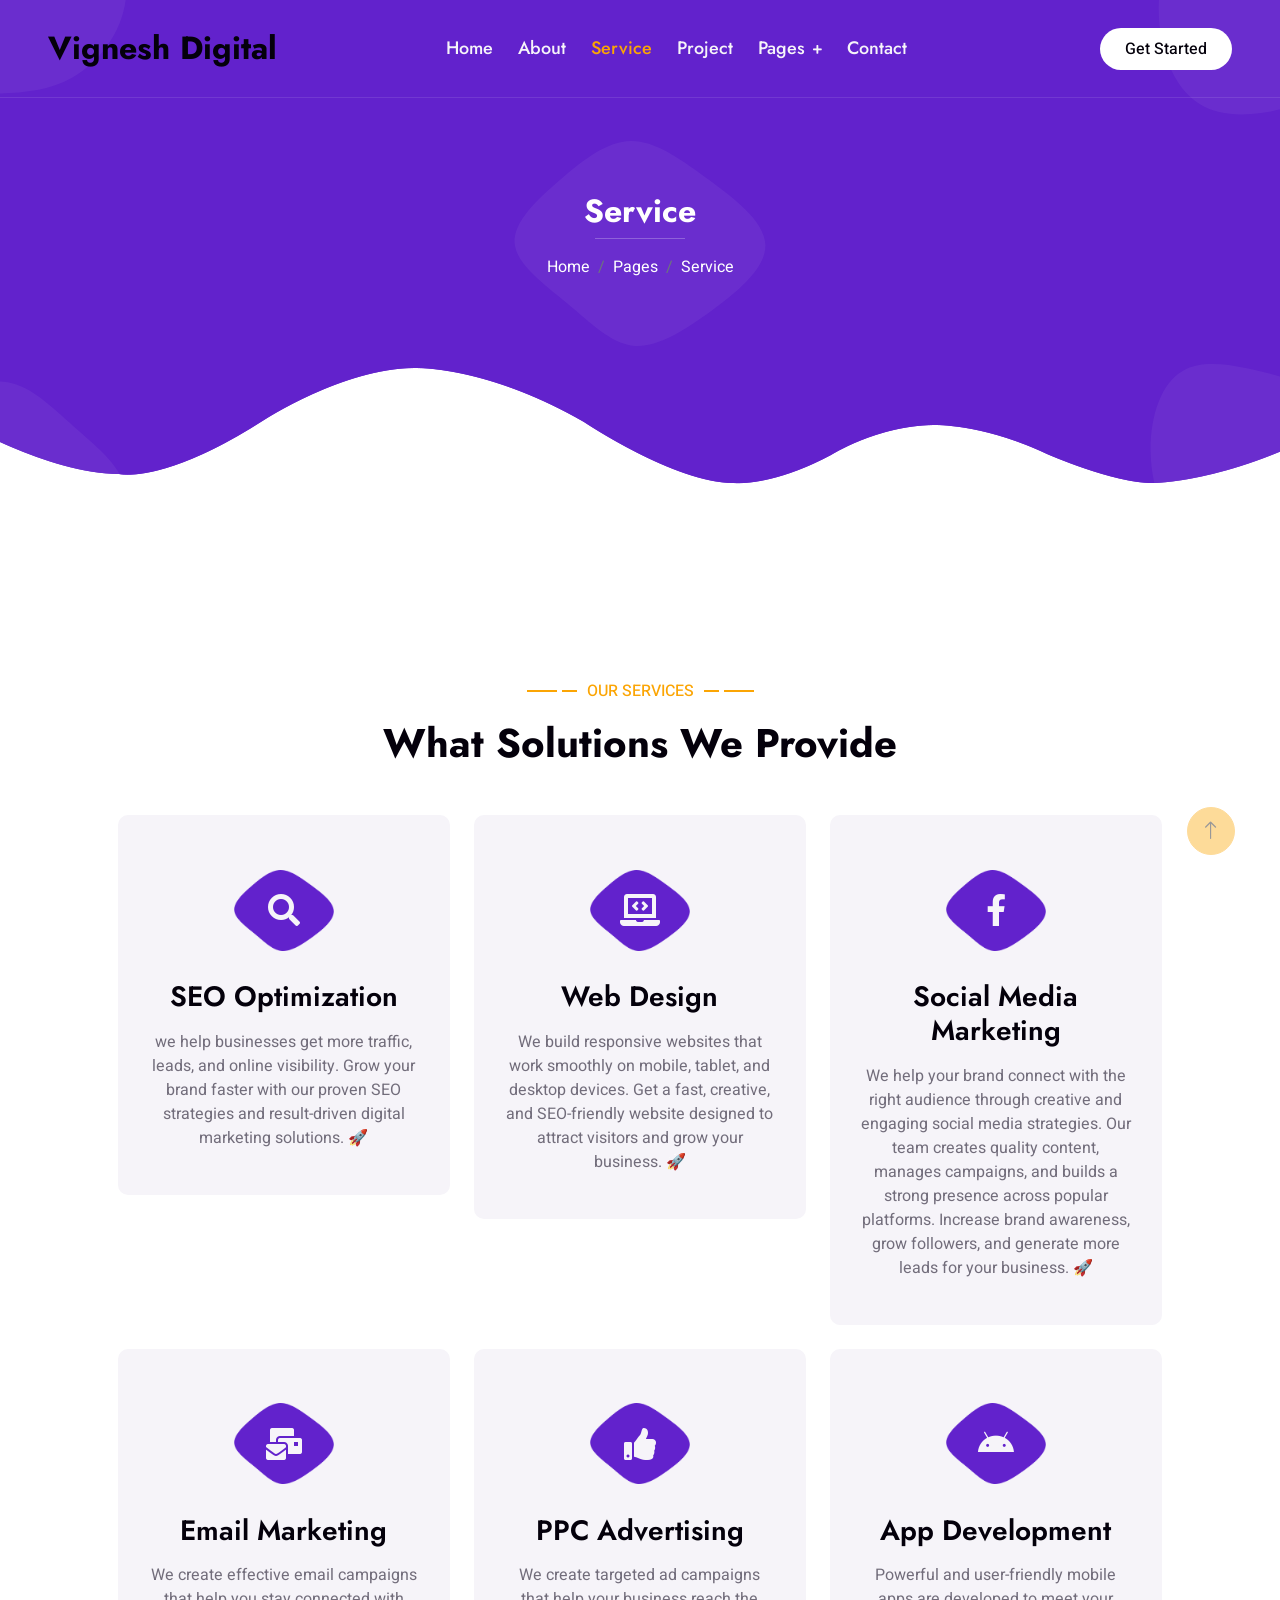
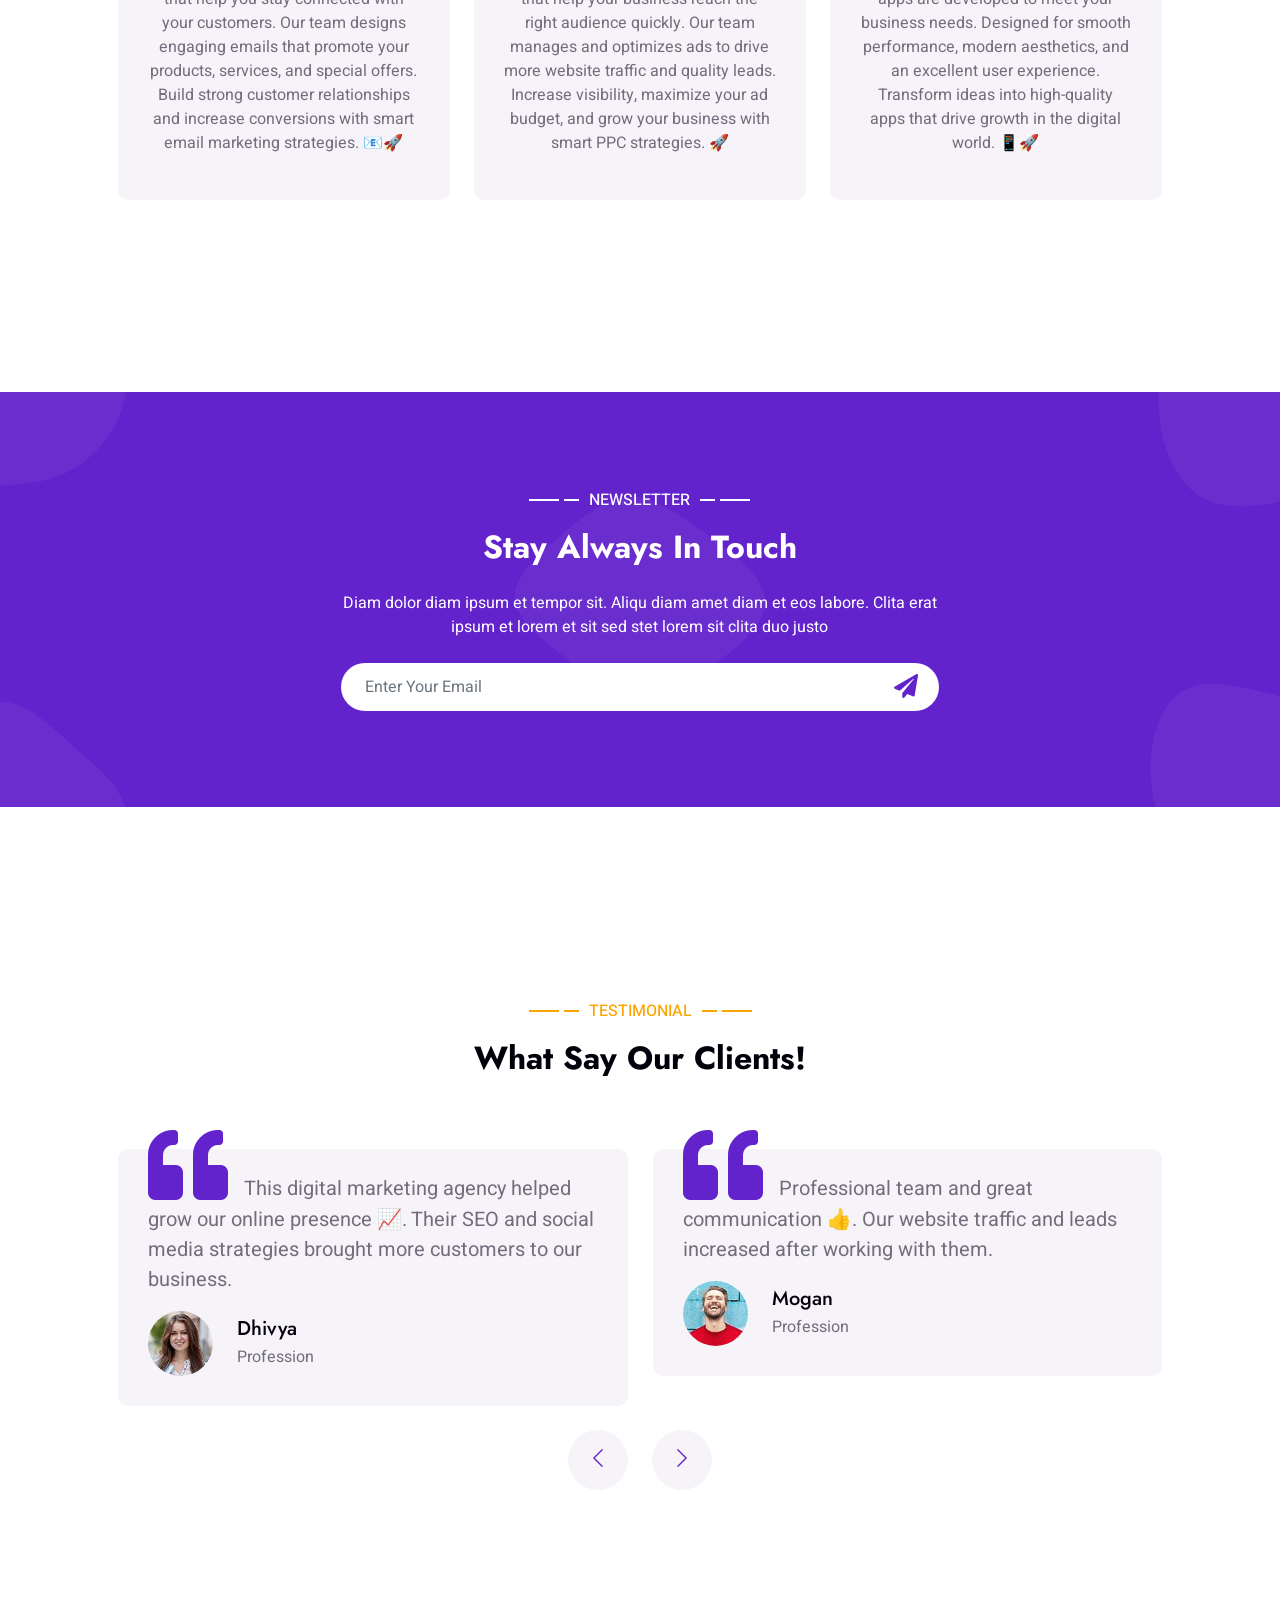
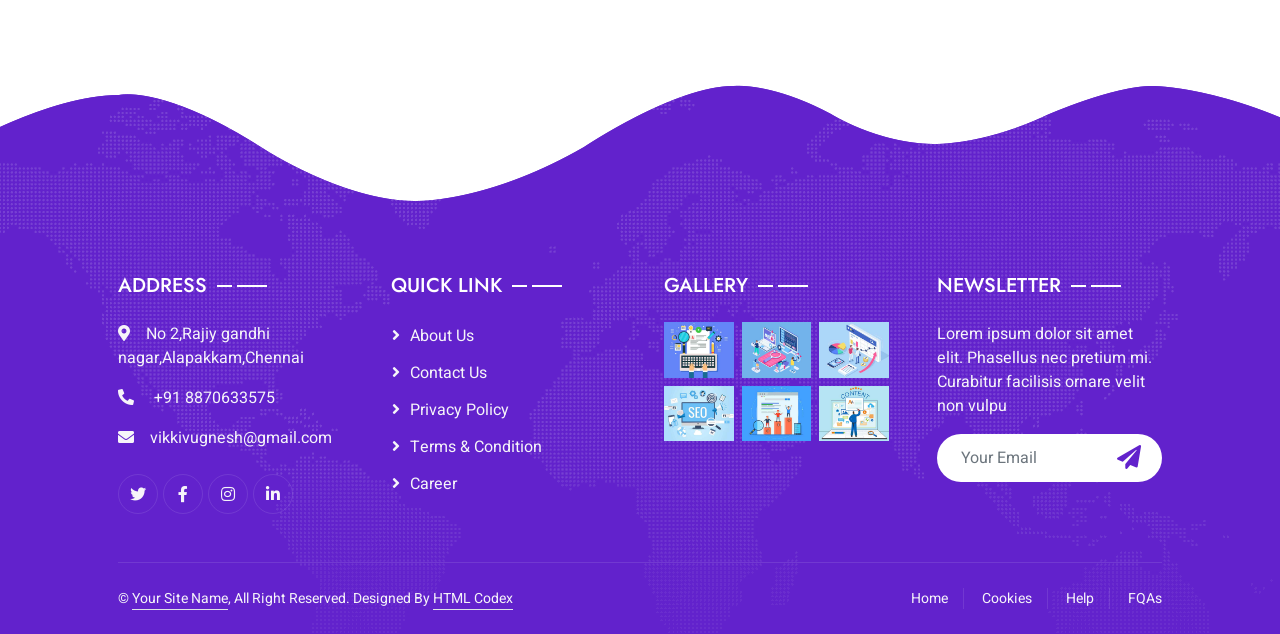
<file: service.html>
<!DOCTYPE html>
<html lang="en">

<head>
  <script type="text/javascript">
    (function(c,l,a,r,i,t,y){
        c[a]=c[a]||function(){(c[a].q=c[a].q||[]).push(arguments)};
        t=l.createElement(r);t.async=1;t.src="https://www.clarity.ms/tag/"+i;
        y=l.getElementsByTagName(r)[0];y.parentNode.insertBefore(t,y);
    })(window, document, "clarity", "script", "vx4jzvtk0f");
</script>
	<link rel="alternate" hreflang="en-IN" href="https://vignesh-digital-marketing.vercel.app/service.html"/>
	<link rel="canonical" href="https://vikki-digital-margeting.vercel.app/service.html" /> 
  
  <!-- Primary Meta Tags -->
  <title>Chennai’s Leading Digital Marketing Agency | SEO & PPC</title>
  <meta name="title" content="Chennai’s Leading Digital Marketing Agency | SEO & PPC">
  <meta name="description" content="Professional digital marketing services in Chennai including SEO, Google Ads, and social media marketing to increase your brand visibility.">
  
  <!-- Open Graph / Facebook -->
  <meta property="og:type" content="website">
  <meta property="og:url" content="https://vikki-digital-margeting.vercel.app/service.html">
  <meta property="og:title" content="Chennai’s Leading Digital Marketing Agency | SEO & PPC">
  <meta property="og:description" content="Professional digital marketing services in Chennai including SEO, Google Ads, and social media marketing to increase your brand visibility.">
  <meta property="og:image" content="">
  
  <!-- Twitter -->
  <meta property="twitter:card" content="summary_large_image">
  <meta property="twitter:url" content="https://vikki-digital-margeting.vercel.app/service.html">
  <meta property="twitter:title" content="Chennai’s Leading Digital Marketing Agency | SEO & PPC">
  <meta property="twitter:description" content="Professional digital marketing services in Chennai including SEO, Google Ads, and social media marketing to increase your brand visibility.">
  <meta property="twitter:image" content="">
  
  <!-- Optional Meta Tags -->
  <meta name="keywords" content="Chennai’s Leading Digital Marketing Agency ">
  <meta name="robots" content="index, follow">
  <meta http-equiv="Content-Type" content="text/html; charset=UTF-1">
  <meta name="language" content="English">
  <meta name="revisit-after" content="1day days">
  <meta name="author" content="DGital">

    <!-- Favicon -->
    <link href="img/favicon.ico" rel="icon">

    <!-- Google Web Fonts -->
    <link rel="preconnect" href="https://fonts.googleapis.com">
    <link rel="preconnect" href="https://fonts.gstatic.com" crossorigin>
    <link href="https://fonts.googleapis.com/css2?family=Heebo:wght@400;500&family=Jost:wght@500;600;700&display=swap" rel="stylesheet"> 

    <!-- Icon Font Stylesheet -->
    <link href="https://cdnjs.cloudflare.com/ajax/libs/font-awesome/5.10.0/css/all.min.css" rel="stylesheet">
    <link href="https://cdn.jsdelivr.net/npm/bootstrap-icons@1.4.1/font/bootstrap-icons.css" rel="stylesheet">

    <!-- Libraries Stylesheet -->
    <link href="lib/animate/animate.min.css" rel="stylesheet">
    <link href="lib/owlcarousel/assets/owl.carousel.min.css" rel="stylesheet">
    <link href="lib/lightbox/css/lightbox.min.css" rel="stylesheet">

    <!-- Customized Bootstrap Stylesheet -->
    <link href="css/bootstrap.min.css" rel="stylesheet">

    <!-- Template Stylesheet -->
    <link href="css/style.css" rel="stylesheet">
</head>

<body>
    <div class="container-xxl bg-white p-0">
        <!-- Spinner Start -->
        <div id="spinner" class="show bg-white position-fixed translate-middle w-100 vh-100 top-50 start-50 d-flex align-items-center justify-content-center">
            <div class="spinner-grow text-primary" style="width: 3rem; height: 3rem;" role="status">
                <span class="sr-only">Loading...</span>
            </div>
        </div>
        <!-- Spinner End -->


        <!-- Navbar & Hero Start -->
        <div class="container-xxl position-relative p-0">
            <nav class="navbar navbar-expand-lg navbar-light px-4 px-lg-5 py-3 py-lg-0">
                <a href="" class="navbar-brand p-0">
                    <h2 class="m-0">Vignesh Digital</h2>
                    <!-- <img src="img/logo.png" alt="Logo"> -->
                </a>
                <button class="navbar-toggler" type="button" data-bs-toggle="collapse" data-bs-target="#navbarCollapse">
                    <span class="fa fa-bars"></span>
                </button>
                <div class="collapse navbar-collapse" id="navbarCollapse">
                    <div class="navbar-nav mx-auto py-0">
                        <a href="index.html" class="nav-item nav-link">Home</a>
                        <a href="about.html" class="nav-item nav-link">About</a>
					
                        <a href="service.html" class="nav-item nav-link active">Service</a>
                        <a href="project.html" class="nav-item nav-link">Project</a>
                        <div class="nav-item dropdown">
                            <a href="#" class="nav-link dropdown-toggle" data-bs-toggle="dropdown">Pages</a>
                            <div class="dropdown-menu m-0">
                                <a href="team.html" class="dropdown-item">Our Team</a>
                                <a href="testimonial.html" class="dropdown-item">Testimonial</a>
                                <a href="404.html" class="dropdown-item">404 Page</a>
                            </div>
                        </div>
                        <a href="contact.html" class="nav-item nav-link">Contact</a>
                    </div>
                    <a href="" class="btn rounded-pill py-2 px-4 ms-3 d-none d-lg-block">Get Started</a>
                </div>
            </nav>

            <div class="container-xxl py-5 bg-primary hero-header">
                <div class="container my-5 py-5 px-lg-5">
                    <div class="row g-5 py-5">
                        <div class="col-12 text-center">
                            <h2 class="text-white animated slideInDown">Service</h2>
                            <hr class="bg-white mx-auto mt-0" style="width: 90px;">
                            <nav aria-label="breadcrumb">
                                <ol class="breadcrumb justify-content-center">
                                    <li class="breadcrumb-item"><a class="text-white" href="#">Home</a></li>
                                    <li class="breadcrumb-item"><a class="text-white" href="#">Pages</a></li>
                                    <li class="breadcrumb-item text-white active" aria-current="page">Service</li>
                                </ol>
                            </nav>
                        </div>
                    </div>
                </div>
            </div>
        </div>
        <!-- Navbar & Hero End -->


        <!-- Service Start -->
        <div class="container-xxl py-5">
            <div class="container py-5 px-lg-5">
                <div class="wow fadeInUp" data-wow-delay="0.1s">
                    <p class="section-title text-secondary justify-content-center"><span></span>Our Services<span></span></p>
                    <h1 class="text-center mb-5">What Solutions We Provide</h1>
                </div>
                <div class="row g-4">
                    <div class="col-lg-4 col-md-6 wow fadeInUp" data-wow-delay="0.1s">
                        <div class="service-item d-flex flex-column text-center rounded">
                            <div class="service-icon flex-shrink-0">
                                <i class="fa fa-search fa-2x"></i>
                            </div>
                            <h3 class="mb-3">SEO Optimization</h3>
                            <p class="m-0">we help businesses get more traffic, leads, and online visibility.
Grow your brand faster with our proven SEO strategies and result-driven digital marketing solutions. 🚀</p>
                            <a class="btn btn-square" href=""><i class="fa fa-arrow-right"></i></a>
                        </div>
                    </div>
                    <div class="col-lg-4 col-md-6 wow fadeInUp" data-wow-delay="0.3s">
                        <div class="service-item d-flex flex-column text-center rounded">
                            <div class="service-icon flex-shrink-0">
                                <i class="fa fa-laptop-code fa-2x"></i>
                            </div>
                            <h3 class="mb-3">Web Design</h3>
                            <p class="m-0">We build responsive websites that work smoothly on mobile, tablet, and desktop devices.
Get a fast, creative, and SEO-friendly website designed to attract visitors and grow your business. 🚀

</p>
                            <a class="btn btn-square" href=""><i class="fa fa-arrow-right"></i></a>
                        </div>
                    </div>
                    <div class="col-lg-4 col-md-6 wow fadeInUp" data-wow-delay="0.5s">
                        <div class="service-item d-flex flex-column text-center rounded">
                            <div class="service-icon flex-shrink-0">
                                <i class="fab fa-facebook-f fa-2x"></i>
                            </div>
                            <h3 class="mb-3">Social Media Marketing</h3>
                            <p class="m-0">We help your brand connect with the right audience through creative and engaging social media strategies.
Our team creates quality content, manages campaigns, and builds a strong presence across popular platforms.
Increase brand awareness, grow followers, and generate more leads for your business. 🚀
</p>
                            <a class="btn btn-square" href=""><i class="fa fa-arrow-right"></i></a>
                        </div>
                    </div>
                    <div class="col-lg-4 col-md-6 wow fadeInUp" data-wow-delay="0.1s">
                        <div class="service-item d-flex flex-column text-center rounded">
                            <div class="service-icon flex-shrink-0">
                                <i class="fa fa-mail-bulk fa-2x"></i>
                            </div>
                            <h3 class="mb-3">Email Marketing</h3>
                            <p class="m-0">We create effective email campaigns that help you stay connected with your customers.
Our team designs engaging emails that promote your products, services, and special offers.
Build strong customer relationships and increase conversions with smart email marketing strategies. 📧🚀

</p>
                            <a class="btn btn-square" href=""><i class="fa fa-arrow-right"></i></a>
                        </div>
                    </div>
                    <div class="col-lg-4 col-md-6 wow fadeInUp" data-wow-delay="0.3s">
                        <div class="service-item d-flex flex-column text-center rounded">
                            <div class="service-icon flex-shrink-0">
                                <i class="fa fa-thumbs-up fa-2x"></i>
                            </div>
                            <h3 class="mb-3">PPC Advertising</h3>
                            <p class="m-0">
We create targeted ad campaigns that help your business reach the right audience quickly.
Our team manages and optimizes ads to drive more website traffic and quality leads.
Increase visibility, maximize your ad budget, and grow your business with smart PPC strategies. 🚀
</p>
                            <a class="btn btn-square" href=""><i class="fa fa-arrow-right"></i></a>
                        </div>
                    </div>
                    <div class="col-lg-4 col-md-6 wow fadeInUp" data-wow-delay="0.5s">
                        <div class="service-item d-flex flex-column text-center rounded">
                            <div class="service-icon flex-shrink-0">
                                <i class="fab fa-android fa-2x"></i>
                            </div>
                            <h3 class="mb-3">App Development</h3>
                            <p class="m-0">Powerful and user-friendly mobile apps are developed to meet your business needs.
Designed for smooth performance, modern aesthetics, and an excellent user experience.
Transform ideas into high-quality apps that drive growth in the digital world. 📱🚀</p>
                            <a class="btn btn-square" href=""><i class="fa fa-arrow-right"></i></a>
                        </div>
                    </div>
                </div>
            </div>
        </div>
        <!-- Service End -->


        <!-- Newsletter Start -->
        <div class="container-xxl bg-primary newsletter py-5 wow fadeInUp" data-wow-delay="0.1s">
            <div class="container py-5 px-lg-5">
                <div class="row justify-content-center">
                    <div class="col-lg-7 text-center">
                        <p class="section-title text-white justify-content-center"><span></span>Newsletter<span></span></p>
                        <h2 class="text-center text-white mb-4">Stay Always In Touch</h2>
                        <p class="text-white mb-4">Diam dolor diam ipsum et tempor sit. Aliqu diam amet diam et eos labore. Clita erat ipsum et lorem et sit sed stet lorem sit clita duo justo</p>
                        <div class="position-relative w-100 mt-3">
                            <input class="form-control border-0 rounded-pill w-100 ps-4 pe-5" type="text" placeholder="Enter Your Email" style="height: 48px;">
                            <button type="button" class="btn shadow-none position-absolute top-0 end-0 mt-1 me-2"><i class="fa fa-paper-plane text-primary fs-4"></i></button>
                        </div>
                    </div>
                </div>
            </div>
        </div>
        <!-- Newsletter End -->


        <!-- Testimonial Start -->
        <div class="container-xxl py-5 wow fadeInUp" data-wow-delay="0.1s">
            <div class="container py-5 px-lg-5">
                <p class="section-title text-secondary justify-content-center"><span></span>Testimonial<span></span></p>
                <h2 class="text-center mb-5">What Say Our Clients!</h2>
                <div class="owl-carousel testimonial-carousel">
                    <div class="testimonial-item bg-light rounded my-4">
                        <p class="fs-5"><i class="fa fa-quote-left fa-4x text-primary mt-n4 me-3"></i>This digital marketing agency helped grow our online presence 📈. Their SEO and social media strategies brought more customers to our business.</p>
                        <div class="d-flex align-items-center">
                            <img class="img-fluid flex-shrink-0 rounded-circle" src="img/testimonial-1.jpg" style="width: 65px; height: 65px;">
                            <div class="ps-4">
                                <h5 class="mb-1">Dhivya</h5>
                                <span>Profession</span>
                            </div>
                        </div>
                    </div>
                    <div class="testimonial-item bg-light rounded my-4">
                        <p class="fs-5"><i class="fa fa-quote-left fa-4x text-primary mt-n4 me-3"></i>Professional team and great communication 👍. Our website traffic and leads increased after working with them.</p>
                        <div class="d-flex align-items-center">
                            <img class="img-fluid flex-shrink-0 rounded-circle" src="img/testimonial-2.jpg" style="width: 65px; height: 65px;">
                            <div class="ps-4">
                                <h5 class="mb-1">Mogan</h5>
                                <span>Profession</span>
                            </div>
                        </div>
                    </div>
                    <div class="testimonial-item bg-light rounded my-4">
                        <p class="fs-5"><i class="fa fa-quote-left fa-4x text-primary mt-n4 me-3"></i>Creative ideas and strong marketing strategies 🚀
Our social media engagement increased quickly.
Highly recommend this agency.</p>
                        <div class="d-flex align-items-center">
                            <img class="img-fluid flex-shrink-0 rounded-circle" src="img/testimonial-3.jpg" style="width: 65px; height: 65px;">
                            <div class="ps-4">
                                <h5 class="mb-1">Prakash</h5>
                                <span>Profession</span>
                            </div>
                        </div>
                    </div>
                </div>
            </div>
        </div>
        <!-- Testimonial End -->
        

        <!-- Footer Start -->
        <div class="container-fluid bg-primary text-light footer wow fadeIn" data-wow-delay="0.1s">
            <div class="container py-5 px-lg-5">
                <div class="row g-5">
                    <div class="col-md-6 col-lg-3">
                        <p class="section-title text-white h5 mb-4">Address<span></span></p>
                        <p><i class="fa fa-map-marker-alt me-3"></i>No 2,Rajiy gandhi nagar,Alapakkam,Chennai</p>
                        <p><i class="fa fa-phone-alt me-3"></i> +91 8870633575
</p>
                        <p><i class="fa fa-envelope me-3"></i>vikkivugnesh@gmail.com</p>
                        <div class="d-flex pt-2">
                            <a class="btn btn-outline-light btn-social" href=""><i class="fab fa-twitter"></i></a>
                            <a class="btn btn-outline-light btn-social" href=""><i class="fab fa-facebook-f"></i></a>
                            <a class="btn btn-outline-light btn-social" href=""><i class="fab fa-instagram"></i></a>
                            <a class="btn btn-outline-light btn-social" href=""><i class="fab fa-linkedin-in"></i></a>
                        </div>
                    </div>
                    <div class="col-md-6 col-lg-3">
                        <p class="section-title text-white h5 mb-4">Quick Link<span></span></p>
                        <a class="btn btn-link" href="">About Us</a>
                        <a class="btn btn-link" href="">Contact Us</a>
                        <a class="btn btn-link" href="">Privacy Policy</a>
                        <a class="btn btn-link" href="">Terms & Condition</a>
                        <a class="btn btn-link" href="">Career</a>
                    </div>
                    <div class="col-md-6 col-lg-3">
                        <p class="section-title text-white h5 mb-4">Gallery<span></span></p>
                        <div class="row g-2">
                            <div class="col-4">
                                <img class="img-fluid" src="img/portfolio-1.jpg" alt="Image">
                            </div>
                            <div class="col-4">
                                <img class="img-fluid" src="img/portfolio-2.jpg" alt="Image">
                            </div>
                            <div class="col-4">
                                <img class="img-fluid" src="img/portfolio-3.jpg" alt="Image">
                            </div>
                            <div class="col-4">
                                <img class="img-fluid" src="img/portfolio-4.jpg" alt="Image">
                            </div>
                            <div class="col-4">
                                <img class="img-fluid" src="img/portfolio-5.jpg" alt="Image">
                            </div>
                            <div class="col-4">
                                <img class="img-fluid" src="img/portfolio-6.jpg" alt="Image">
                            </div>
                        </div>
                    </div>
                    <div class="col-md-6 col-lg-3">
                        <p class="section-title text-white h5 mb-4">Newsletter<span></span></p>
                        <p>Lorem ipsum dolor sit amet elit. Phasellus nec pretium mi. Curabitur facilisis ornare velit non vulpu</p>
                        <div class="position-relative w-100 mt-3">
                            <input class="form-control border-0 rounded-pill w-100 ps-4 pe-5" type="text" placeholder="Your Email" style="height: 48px;">
                            <button type="button" class="btn shadow-none position-absolute top-0 end-0 mt-1 me-2"><i class="fa fa-paper-plane text-primary fs-4"></i></button>
                        </div>
                    </div>
                </div>
            </div>
            <div class="container px-lg-5">
                <div class="copyright">
                    <div class="row">
                        <div class="col-md-6 text-center text-md-start mb-3 mb-md-0">
                            &copy; <a class="border-bottom" href="#">Your Site Name</a>, All Right Reserved. 
							
							<!--/*** This template is free as long as you keep the footer author’s credit link/attribution link/backlink. If you'd like to use the template without the footer author’s credit link/attribution link/backlink, you can purchase the Credit Removal License from "https://htmlcodex.com/credit-removal". Thank you for your support. ***/-->
							Designed By <a class="border-bottom" href="https://htmlcodex.com">HTML Codex</a>
                        </div>
                        <div class="col-md-6 text-center text-md-end">
                            <div class="footer-menu">
                                <a href="">Home</a>
                                <a href="">Cookies</a>
                                <a href="">Help</a>
                                <a href="">FQAs</a>
                            </div>
                        </div>
                    </div>
                </div>
            </div>
        </div>
        <!-- Footer End -->


        <!-- Back to Top -->
        <a href="#" class="btn btn-lg btn-secondary btn-lg-square back-to-top"><i class="bi bi-arrow-up"></i></a>
    </div>

    <!-- JavaScript Libraries -->
    <script src="https://code.jquery.com/jquery-3.4.1.min.js"></script>
    <script src="https://cdn.jsdelivr.net/npm/bootstrap@5.0.0/dist/js/bootstrap.bundle.min.js"></script>
    <script src="lib/wow/wow.min.js"></script>
    <script src="lib/easing/easing.min.js"></script>
    <script src="lib/waypoints/waypoints.min.js"></script>
    <script src="lib/counterup/counterup.min.js"></script>
    <script src="lib/owlcarousel/owl.carousel.min.js"></script>
    <script src="lib/isotope/isotope.pkgd.min.js"></script>
    <script src="lib/lightbox/js/lightbox.min.js"></script>

    <!-- Template Javascript -->
    <script src="js/main.js"></script>
</body>


</html>
</file>
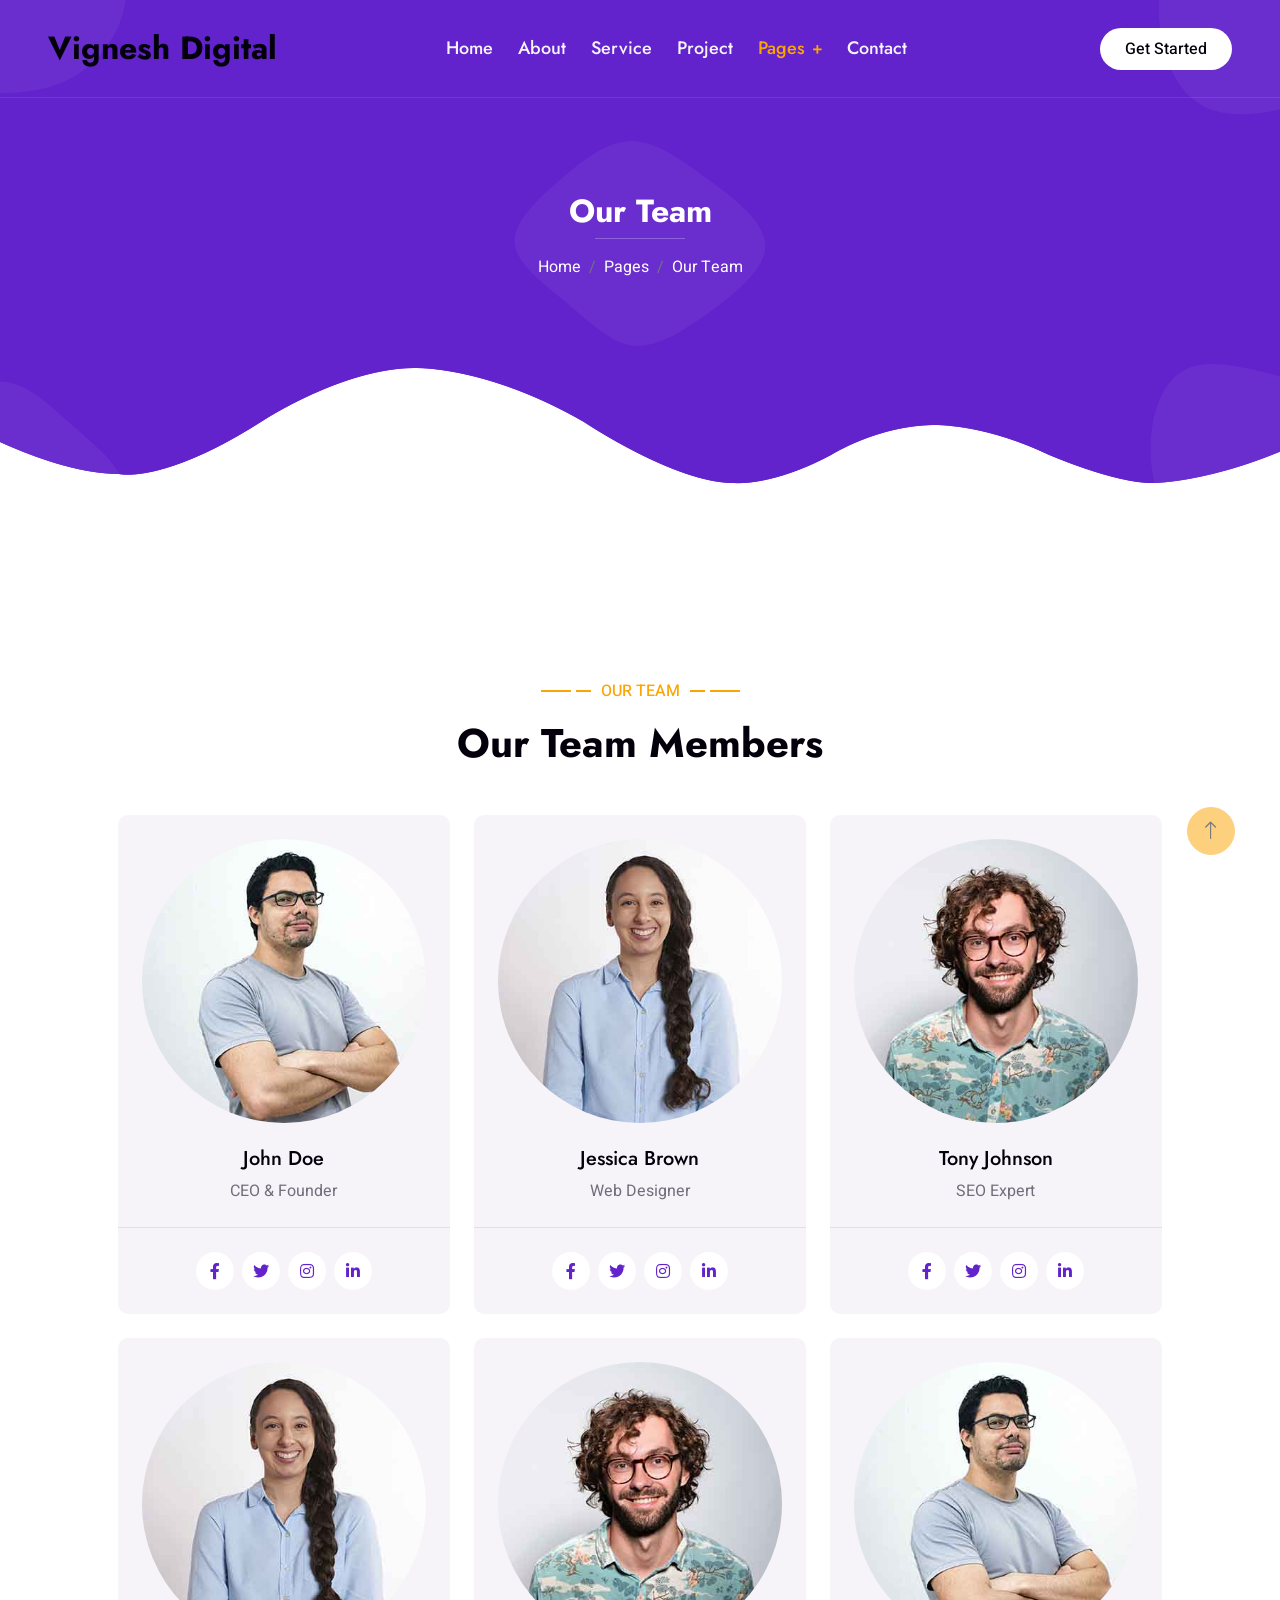
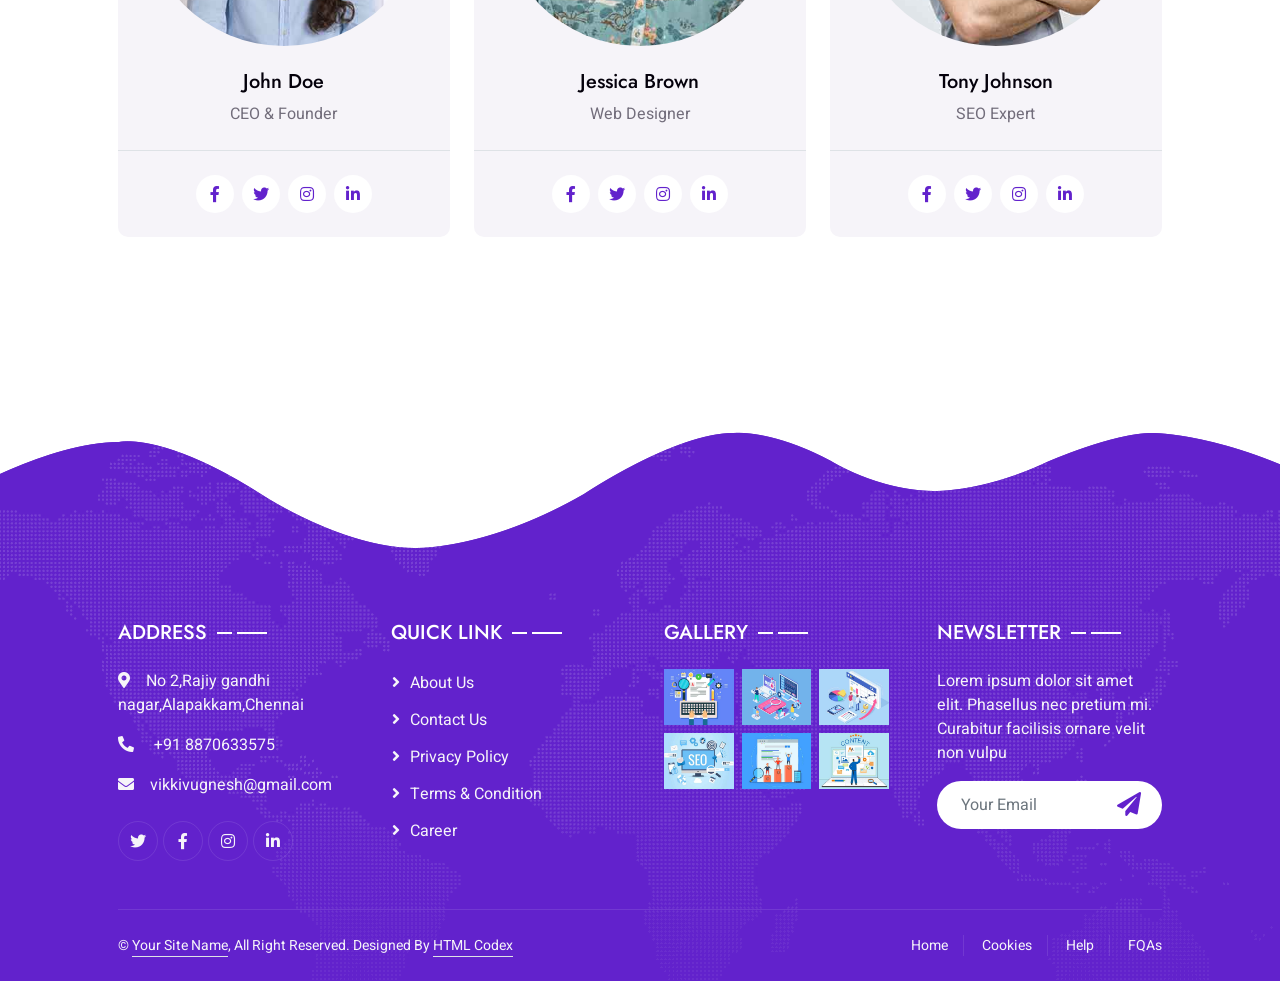
<file: team.html>
<!DOCTYPE html>
<html lang="en">

<head>
    <script type="text/javascript">
    (function(c,l,a,r,i,t,y){
        c[a]=c[a]||function(){(c[a].q=c[a].q||[]).push(arguments)};
        t=l.createElement(r);t.async=1;t.src="https://www.clarity.ms/tag/"+i;
        y=l.getElementsByTagName(r)[0];y.parentNode.insertBefore(t,y);
    })(window, document, "clarity", "script", "vx4jzvtk0f");
</script>
	<link rel="alternate" hreflang="en-IN" href="https://vignesh-digital-marketing.vercel.app/team.html"/>
	<meta charset="utf-8">
    <title>DGital - Digital Agency HTML Template</title>
    <meta content="width=device-width, initial-scale=1.0" name="viewport">
    <meta content="" name="keywords">
    <meta content="" name="description">

    <!-- Favicon -->
    <link href="img/favicon.ico" rel="icon">

    <!-- Google Web Fonts -->
    <link rel="preconnect" href="https://fonts.googleapis.com">
    <link rel="preconnect" href="https://fonts.gstatic.com" crossorigin>
    <link href="https://fonts.googleapis.com/css2?family=Heebo:wght@400;500&family=Jost:wght@500;600;700&display=swap" rel="stylesheet"> 

    <!-- Icon Font Stylesheet -->
    <link href="https://cdnjs.cloudflare.com/ajax/libs/font-awesome/5.10.0/css/all.min.css" rel="stylesheet">
    <link href="https://cdn.jsdelivr.net/npm/bootstrap-icons@1.4.1/font/bootstrap-icons.css" rel="stylesheet">

    <!-- Libraries Stylesheet -->
    <link href="lib/animate/animate.min.css" rel="stylesheet">
    <link href="lib/owlcarousel/assets/owl.carousel.min.css" rel="stylesheet">
    <link href="lib/lightbox/css/lightbox.min.css" rel="stylesheet">

    <!-- Customized Bootstrap Stylesheet -->
    <link href="css/bootstrap.min.css" rel="stylesheet">

    <!-- Template Stylesheet -->
    <link href="css/style.css" rel="stylesheet">
</head>

<body>
    <div class="container-xxl bg-white p-0">
        <!-- Spinner Start -->
        <div id="spinner" class="show bg-white position-fixed translate-middle w-100 vh-100 top-50 start-50 d-flex align-items-center justify-content-center">
            <div class="spinner-grow text-primary" style="width: 3rem; height: 3rem;" role="status">
                <span class="sr-only">Loading...</span>
            </div>
        </div>
        <!-- Spinner End -->


        <!-- Navbar & Hero Start -->
        <div class="container-xxl position-relative p-0">
            <nav class="navbar navbar-expand-lg navbar-light px-4 px-lg-5 py-3 py-lg-0">
                <a href="" class="navbar-brand p-0">
                    <h2 class="m-0">Vignesh Digital</h2>
                    <!-- <img src="img/logo.png" alt="Logo"> -->
                </a>
                <button class="navbar-toggler" type="button" data-bs-toggle="collapse" data-bs-target="#navbarCollapse">
                    <span class="fa fa-bars"></span>
                </button>
                <div class="collapse navbar-collapse" id="navbarCollapse">
                    <div class="navbar-nav mx-auto py-0">
                        <a href="index.html" class="nav-item nav-link">Home</a>
                        <a href="about.html" class="nav-item nav-link">About</a>
                        <a href="service.html" class="nav-item nav-link">Service</a>
                        <a href="project.html" class="nav-item nav-link">Project</a>
                        <div class="nav-item dropdown">
                            <a href="#" class="nav-link dropdown-toggle active" data-bs-toggle="dropdown">Pages</a>
                            <div class="dropdown-menu m-0">
                                <a href="team.html" class="dropdown-item active">Our Team</a>
                                <a href="testimonial.html" class="dropdown-item">Testimonial</a>
                                <a href="404.html" class="dropdown-item">404 Page</a>
                            </div>
                        </div>
                        <a href="contact.html" class="nav-item nav-link">Contact</a>
                    </div>
                    <a href="" class="btn rounded-pill py-2 px-4 ms-3 d-none d-lg-block">Get Started</a>
                </div>
            </nav>

            <div class="container-xxl py-5 bg-primary hero-header">
                <div class="container my-5 py-5 px-lg-5">
                    <div class="row g-5 py-5">
                        <div class="col-12 text-center">
                            <h2 class="text-white animated slideInDown">Our Team</h2>
                            <hr class="bg-white mx-auto mt-0" style="width: 90px;">
                            <nav aria-label="breadcrumb">
                                <ol class="breadcrumb justify-content-center">
                                    <li class="breadcrumb-item"><a class="text-white" href="#">Home</a></li>
                                    <li class="breadcrumb-item"><a class="text-white" href="#">Pages</a></li>
                                    <li class="breadcrumb-item text-white active" aria-current="page">Our Team</li>
                                </ol>
                            </nav>
                        </div>
                    </div>
                </div>
            </div>
        </div>
        <!-- Navbar & Hero End -->
        

        <!-- Team Start -->
        <div class="container-xxl py-5">
            <div class="container py-5 px-lg-5">
                <div class="wow fadeInUp" data-wow-delay="0.1s">
                    <p class="section-title text-secondary justify-content-center"><span></span>Our Team<span></span></p>
                    <h1 class="text-center mb-5">Our Team Members</h1>
                </div>
                <div class="row g-4">
                    <div class="col-lg-4 col-md-6 wow fadeInUp" data-wow-delay="0.1s">
                        <div class="team-item bg-light rounded">
                            <div class="text-center border-bottom p-4">
                                <img class="img-fluid rounded-circle mb-4" src="img/team-1.jpg" alt="">
                                <h5>John Doe</h5>
                                <span>CEO & Founder</span>
                            </div>
                            <div class="d-flex justify-content-center p-4">
                                <a class="btn btn-square mx-1" href=""><i class="fab fa-facebook-f"></i></a>
                                <a class="btn btn-square mx-1" href=""><i class="fab fa-twitter"></i></a>
                                <a class="btn btn-square mx-1" href=""><i class="fab fa-instagram"></i></a>
                                <a class="btn btn-square mx-1" href=""><i class="fab fa-linkedin-in"></i></a>
                            </div>
                        </div>
                    </div>
                    <div class="col-lg-4 col-md-6 wow fadeInUp" data-wow-delay="0.3s">
                        <div class="team-item bg-light rounded">
                            <div class="text-center border-bottom p-4">
                                <img class="img-fluid rounded-circle mb-4" src="img/team-2.jpg" alt="">
                                <h5>Jessica Brown</h5>
                                <span>Web Designer</span>
                            </div>
                            <div class="d-flex justify-content-center p-4">
                                <a class="btn btn-square mx-1" href=""><i class="fab fa-facebook-f"></i></a>
                                <a class="btn btn-square mx-1" href=""><i class="fab fa-twitter"></i></a>
                                <a class="btn btn-square mx-1" href=""><i class="fab fa-instagram"></i></a>
                                <a class="btn btn-square mx-1" href=""><i class="fab fa-linkedin-in"></i></a>
                            </div>
                        </div>
                    </div>
                    <div class="col-lg-4 col-md-6 wow fadeInUp" data-wow-delay="0.5s">
                        <div class="team-item bg-light rounded">
                            <div class="text-center border-bottom p-4">
                                <img class="img-fluid rounded-circle mb-4" src="img/team-3.jpg" alt="">
                                <h5>Tony Johnson</h5>
                                <span>SEO Expert</span>
                            </div>
                            <div class="d-flex justify-content-center p-4">
                                <a class="btn btn-square mx-1" href=""><i class="fab fa-facebook-f"></i></a>
                                <a class="btn btn-square mx-1" href=""><i class="fab fa-twitter"></i></a>
                                <a class="btn btn-square mx-1" href=""><i class="fab fa-instagram"></i></a>
                                <a class="btn btn-square mx-1" href=""><i class="fab fa-linkedin-in"></i></a>
                            </div>
                        </div>
                    </div>
                    <div class="col-lg-4 col-md-6 wow fadeInUp" data-wow-delay="0.1s">
                        <div class="team-item bg-light rounded">
                            <div class="text-center border-bottom p-4">
                                <img class="img-fluid rounded-circle mb-4" src="img/team-2.jpg" alt="">
                                <h5>John Doe</h5>
                                <span>CEO & Founder</span>
                            </div>
                            <div class="d-flex justify-content-center p-4">
                                <a class="btn btn-square mx-1" href=""><i class="fab fa-facebook-f"></i></a>
                                <a class="btn btn-square mx-1" href=""><i class="fab fa-twitter"></i></a>
                                <a class="btn btn-square mx-1" href=""><i class="fab fa-instagram"></i></a>
                                <a class="btn btn-square mx-1" href=""><i class="fab fa-linkedin-in"></i></a>
                            </div>
                        </div>
                    </div>
                    <div class="col-lg-4 col-md-6 wow fadeInUp" data-wow-delay="0.3s">
                        <div class="team-item bg-light rounded">
                            <div class="text-center border-bottom p-4">
                                <img class="img-fluid rounded-circle mb-4" src="img/team-3.jpg" alt="">
                                <h5>Jessica Brown</h5>
                                <span>Web Designer</span>
                            </div>
                            <div class="d-flex justify-content-center p-4">
                                <a class="btn btn-square mx-1" href=""><i class="fab fa-facebook-f"></i></a>
                                <a class="btn btn-square mx-1" href=""><i class="fab fa-twitter"></i></a>
                                <a class="btn btn-square mx-1" href=""><i class="fab fa-instagram"></i></a>
                                <a class="btn btn-square mx-1" href=""><i class="fab fa-linkedin-in"></i></a>
                            </div>
                        </div>
                    </div>
                    <div class="col-lg-4 col-md-6 wow fadeInUp" data-wow-delay="0.5s">
                        <div class="team-item bg-light rounded">
                            <div class="text-center border-bottom p-4">
                                <img class="img-fluid rounded-circle mb-4" src="img/team-1.jpg" alt="">
                                <h5>Tony Johnson</h5>
                                <span>SEO Expert</span>
                            </div>
                            <div class="d-flex justify-content-center p-4">
                                <a class="btn btn-square mx-1" href=""><i class="fab fa-facebook-f"></i></a>
                                <a class="btn btn-square mx-1" href=""><i class="fab fa-twitter"></i></a>
                                <a class="btn btn-square mx-1" href=""><i class="fab fa-instagram"></i></a>
                                <a class="btn btn-square mx-1" href=""><i class="fab fa-linkedin-in"></i></a>
                            </div>
                        </div>
                    </div>
                </div>
            </div>
        </div>
        <!-- Team End -->
        

        <!-- Footer Start -->
        <div class="container-fluid bg-primary text-light footer wow fadeIn" data-wow-delay="0.1s">
            <div class="container py-5 px-lg-5">
                <div class="row g-5">
                    <div class="col-md-6 col-lg-3">
                        <p class="section-title text-white h5 mb-4">Address<span></span></p>
                        <p><i class="fa fa-map-marker-alt me-3"></i>No 2,Rajiy gandhi nagar,Alapakkam,Chennai</p>
                        <p><i class="fa fa-phone-alt me-3"></i> +91 8870633575</p>
                        <p><i class="fa fa-envelope me-3"></i>vikkivugnesh@gmail.com</p>
                        <div class="d-flex pt-2">
                            <a class="btn btn-outline-light btn-social" href=""><i class="fab fa-twitter"></i></a>
                            <a class="btn btn-outline-light btn-social" href=""><i class="fab fa-facebook-f"></i></a>
                            <a class="btn btn-outline-light btn-social" href=""><i class="fab fa-instagram"></i></a>
                            <a class="btn btn-outline-light btn-social" href=""><i class="fab fa-linkedin-in"></i></a>
                        </div>
                    </div>
                    <div class="col-md-6 col-lg-3">
                        <p class="section-title text-white h5 mb-4">Quick Link<span></span></p>
                        <a class="btn btn-link" href="">About Us</a>
                        <a class="btn btn-link" href="">Contact Us</a>
                        <a class="btn btn-link" href="">Privacy Policy</a>
                        <a class="btn btn-link" href="">Terms & Condition</a>
                        <a class="btn btn-link" href="">Career</a>
                    </div>
                    <div class="col-md-6 col-lg-3">
                        <p class="section-title text-white h5 mb-4">Gallery<span></span></p>
                        <div class="row g-2">
                            <div class="col-4">
                                <img class="img-fluid" src="img/portfolio-1.jpg" alt="Image">
                            </div>
                            <div class="col-4">
                                <img class="img-fluid" src="img/portfolio-2.jpg" alt="Image">
                            </div>
                            <div class="col-4">
                                <img class="img-fluid" src="img/portfolio-3.jpg" alt="Image">
                            </div>
                            <div class="col-4">
                                <img class="img-fluid" src="img/portfolio-4.jpg" alt="Image">
                            </div>
                            <div class="col-4">
                                <img class="img-fluid" src="img/portfolio-5.jpg" alt="Image">
                            </div>
                            <div class="col-4">
                                <img class="img-fluid" src="img/portfolio-6.jpg" alt="Image">
                            </div>
                        </div>
                    </div>
                    <div class="col-md-6 col-lg-3">
                        <p class="section-title text-white h5 mb-4">Newsletter<span></span></p>
                        <p>Lorem ipsum dolor sit amet elit. Phasellus nec pretium mi. Curabitur facilisis ornare velit non vulpu</p>
                        <div class="position-relative w-100 mt-3">
                            <input class="form-control border-0 rounded-pill w-100 ps-4 pe-5" type="text" placeholder="Your Email" style="height: 48px;">
                            <button type="button" class="btn shadow-none position-absolute top-0 end-0 mt-1 me-2"><i class="fa fa-paper-plane text-primary fs-4"></i></button>
                        </div>
                    </div>
                </div>
            </div>
            <div class="container px-lg-5">
                <div class="copyright">
                    <div class="row">
                        <div class="col-md-6 text-center text-md-start mb-3 mb-md-0">
                            &copy; <a class="border-bottom" href="#">Your Site Name</a>, All Right Reserved. 
							
							<!--/*** This template is free as long as you keep the footer author’s credit link/attribution link/backlink. If you'd like to use the template without the footer author’s credit link/attribution link/backlink, you can purchase the Credit Removal License from "https://htmlcodex.com/credit-removal". Thank you for your support. ***/-->
							Designed By <a class="border-bottom" href="https://htmlcodex.com">HTML Codex</a>
                        </div>
                        <div class="col-md-6 text-center text-md-end">
                            <div class="footer-menu">
                                <a href="">Home</a>
                                <a href="">Cookies</a>
                                <a href="">Help</a>
                                <a href="">FQAs</a>
                            </div>
                        </div>
                    </div>
                </div>
            </div>
        </div>
        <!-- Footer End -->


        <!-- Back to Top -->
        <a href="#" class="btn btn-lg btn-secondary btn-lg-square back-to-top"><i class="bi bi-arrow-up"></i></a>
    </div>

    <!-- JavaScript Libraries -->
    <script src="https://code.jquery.com/jquery-3.4.1.min.js"></script>
    <script src="https://cdn.jsdelivr.net/npm/bootstrap@5.0.0/dist/js/bootstrap.bundle.min.js"></script>
    <script src="lib/wow/wow.min.js"></script>
    <script src="lib/easing/easing.min.js"></script>
    <script src="lib/waypoints/waypoints.min.js"></script>
    <script src="lib/counterup/counterup.min.js"></script>
    <script src="lib/owlcarousel/owl.carousel.min.js"></script>
    <script src="lib/isotope/isotope.pkgd.min.js"></script>
    <script src="lib/lightbox/js/lightbox.min.js"></script>

    <!-- Template Javascript -->
    <script src="js/main.js"></script>
</body>


</html>
</file>
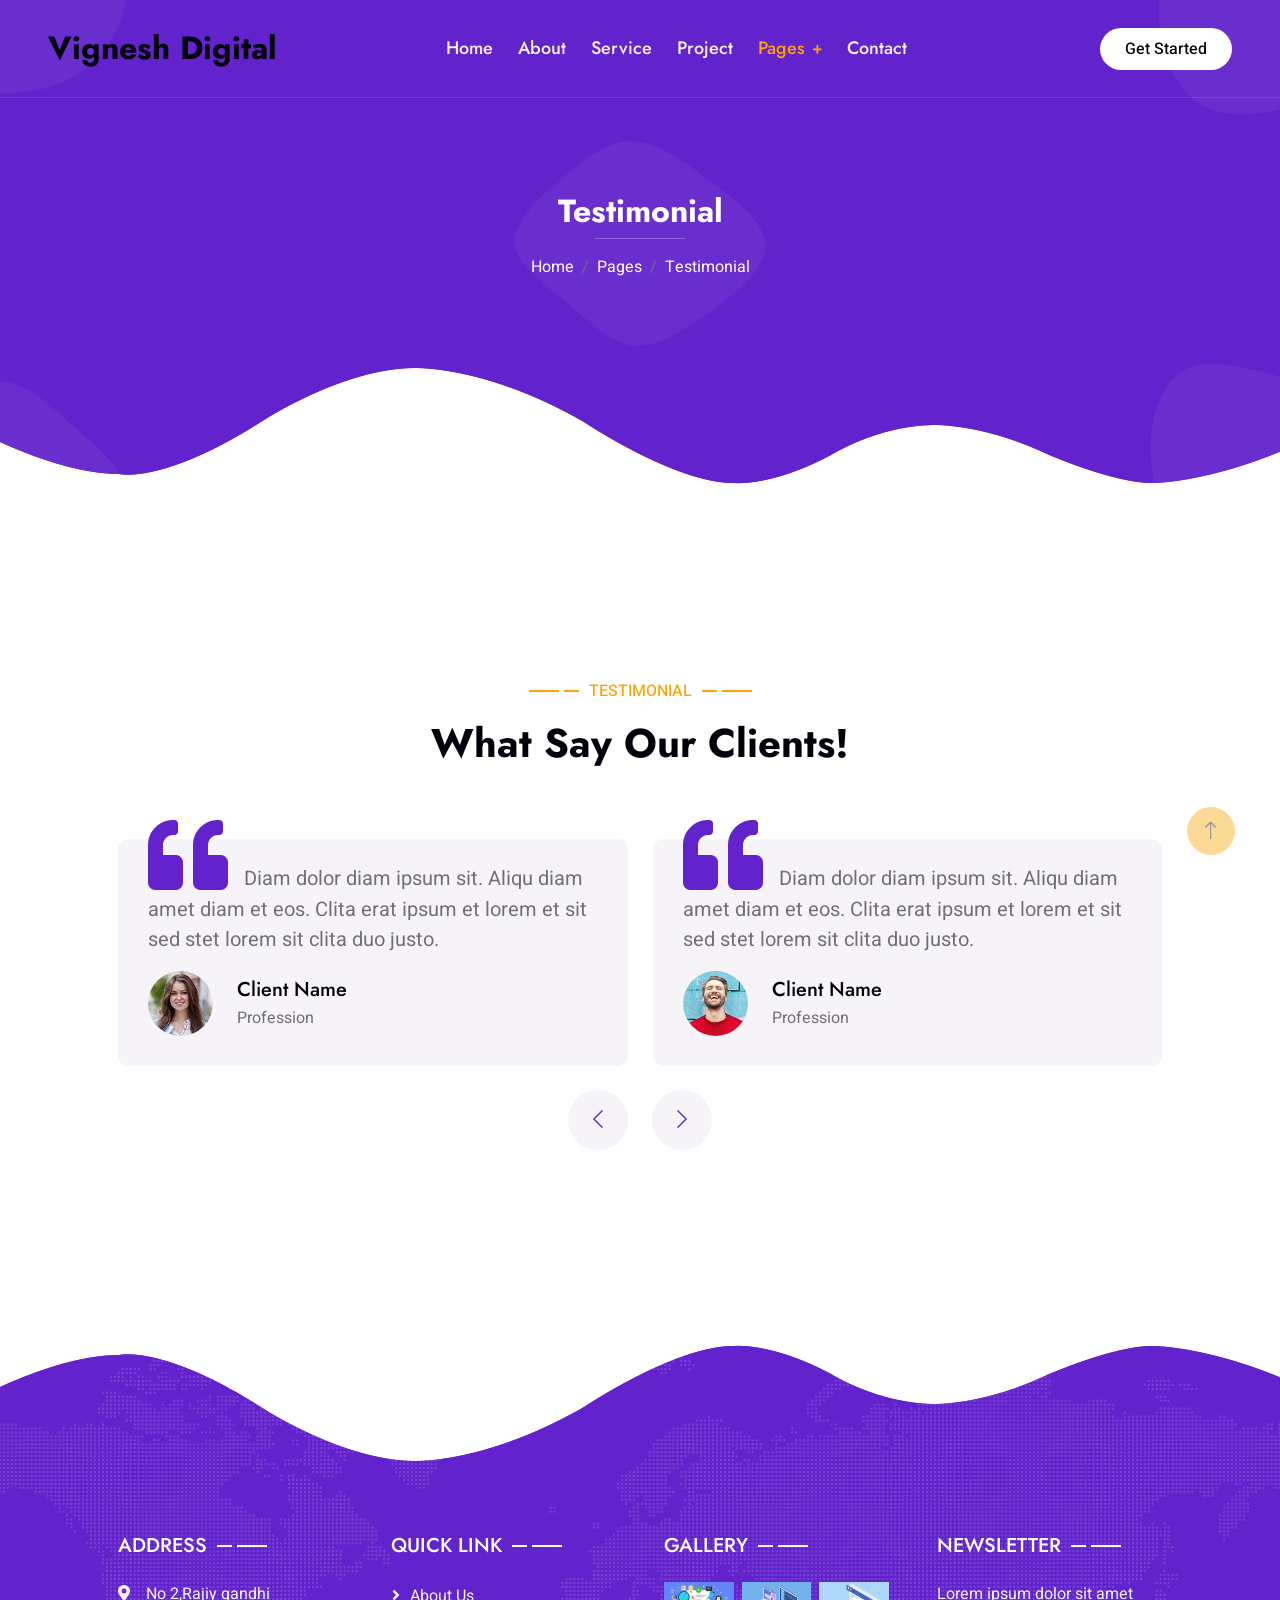
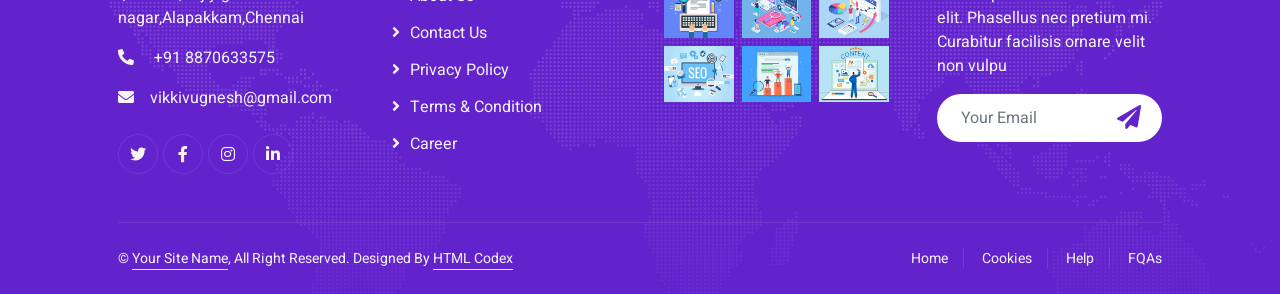
<file: testimonial.html>
<!DOCTYPE html>
<html lang="en">

<head>
    <link rel="alternate" hreflang="en-IN" href="https://vignesh-digital-marketing.vercel.app/testimonial.html"/>
	<meta charset="utf-8">
    <title>DGital - Digital Agency HTML Template</title>
    <meta content="width=device-width, initial-scale=1.0" name="viewport">
    <meta content="" name="keywords">
    <meta content="" name="description">

    <!-- Favicon -->
    <link href="img/favicon.ico" rel="icon">

    <!-- Google Web Fonts -->
    <link rel="preconnect" href="https://fonts.googleapis.com">
    <link rel="preconnect" href="https://fonts.gstatic.com" crossorigin>
    <link href="https://fonts.googleapis.com/css2?family=Heebo:wght@400;500&family=Jost:wght@500;600;700&display=swap" rel="stylesheet"> 

    <!-- Icon Font Stylesheet -->
    <link href="https://cdnjs.cloudflare.com/ajax/libs/font-awesome/5.10.0/css/all.min.css" rel="stylesheet">
    <link href="https://cdn.jsdelivr.net/npm/bootstrap-icons@1.4.1/font/bootstrap-icons.css" rel="stylesheet">

    <!-- Libraries Stylesheet -->
    <link href="lib/animate/animate.min.css" rel="stylesheet">
    <link href="lib/owlcarousel/assets/owl.carousel.min.css" rel="stylesheet">
    <link href="lib/lightbox/css/lightbox.min.css" rel="stylesheet">

    <!-- Customized Bootstrap Stylesheet -->
    <link href="css/bootstrap.min.css" rel="stylesheet">

    <!-- Template Stylesheet -->
    <link href="css/style.css" rel="stylesheet">
</head>

<body>
    <div class="container-xxl bg-white p-0">
        <!-- Spinner Start -->
        <div id="spinner" class="show bg-white position-fixed translate-middle w-100 vh-100 top-50 start-50 d-flex align-items-center justify-content-center">
            <div class="spinner-grow text-primary" style="width: 3rem; height: 3rem;" role="status">
                <span class="sr-only">Loading...</span>
            </div>
        </div>
        <!-- Spinner End -->


        <!-- Navbar & Hero Start -->
        <div class="container-xxl position-relative p-0">
            <nav class="navbar navbar-expand-lg navbar-light px-4 px-lg-5 py-3 py-lg-0">
                <a href="" class="navbar-brand p-0">
                    <h2 class="m-0">Vignesh Digital</h2>
                    <!-- <img src="img/logo.png" alt="Logo"> -->
                </a>
                <button class="navbar-toggler" type="button" data-bs-toggle="collapse" data-bs-target="#navbarCollapse">
                    <span class="fa fa-bars"></span>
                </button>
                <div class="collapse navbar-collapse" id="navbarCollapse">
                    <div class="navbar-nav mx-auto py-0">
                        <a href="index.html" class="nav-item nav-link">Home</a>
                        <a href="about.html" class="nav-item nav-link">About</a>
                        <a href="service.html" class="nav-item nav-link">Service</a>
                        <a href="project.html" class="nav-item nav-link">Project</a>
                        <div class="nav-item dropdown">
                            <a href="#" class="nav-link dropdown-toggle active" data-bs-toggle="dropdown">Pages</a>
                            <div class="dropdown-menu m-0">
                                <a href="team.html" class="dropdown-item">Our Team</a>
                                <a href="testimonial.html" class="dropdown-item active">Testimonial</a>
                                <a href="404.html" class="dropdown-item">404 Page</a>
                            </div>
                        </div>
                        <a href="contact.html" class="nav-item nav-link">Contact</a>
                    </div>
                    <a href="" class="btn rounded-pill py-2 px-4 ms-3 d-none d-lg-block">Get Started</a>
                </div>
            </nav>

            <div class="container-xxl py-5 bg-primary hero-header">
                <div class="container my-5 py-5 px-lg-5">
                    <div class="row g-5 py-5">
                        <div class="col-12 text-center">
                            <h2 class="text-white animated slideInDown">Testimonial</h2>
                            <hr class="bg-white mx-auto mt-0" style="width: 90px;">
                            <nav aria-label="breadcrumb">
                                <ol class="breadcrumb justify-content-center">
                                    <li class="breadcrumb-item"><a class="text-white" href="#">Home</a></li>
                                    <li class="breadcrumb-item"><a class="text-white" href="#">Pages</a></li>
                                    <li class="breadcrumb-item text-white active" aria-current="page">Testimonial</li>
                                </ol>
                            </nav>
                        </div>
                    </div>
                </div>
            </div>
        </div>
        <!-- Navbar & Hero End -->
        

        <!-- Testimonial Start -->
        <div class="container-xxl py-5 wow fadeInUp" data-wow-delay="0.1s">
            <div class="container py-5 px-lg-5">
                <p class="section-title text-secondary justify-content-center"><span></span>Testimonial<span></span></p>
                <h1 class="text-center mb-5">What Say Our Clients!</h1>
                <div class="owl-carousel testimonial-carousel">
                    <div class="testimonial-item bg-light rounded my-4">
                        <p class="fs-5"><i class="fa fa-quote-left fa-4x text-primary mt-n4 me-3"></i>Diam dolor diam ipsum sit. Aliqu diam amet diam et eos. Clita erat ipsum et lorem et sit sed stet lorem sit clita duo justo.</p>
                        <div class="d-flex align-items-center">
                            <img class="img-fluid flex-shrink-0 rounded-circle" src="img/testimonial-1.jpg" style="width: 65px; height: 65px;">
                            <div class="ps-4">
                                <h5 class="mb-1">Client Name</h5>
                                <span>Profession</span>
                            </div>
                        </div>
                    </div>
                    <div class="testimonial-item bg-light rounded my-4">
                        <p class="fs-5"><i class="fa fa-quote-left fa-4x text-primary mt-n4 me-3"></i>Diam dolor diam ipsum sit. Aliqu diam amet diam et eos. Clita erat ipsum et lorem et sit sed stet lorem sit clita duo justo.</p>
                        <div class="d-flex align-items-center">
                            <img class="img-fluid flex-shrink-0 rounded-circle" src="img/testimonial-2.jpg" style="width: 65px; height: 65px;">
                            <div class="ps-4">
                                <h5 class="mb-1">Client Name</h5>
                                <span>Profession</span>
                            </div>
                        </div>
                    </div>
                    <div class="testimonial-item bg-light rounded my-4">
                        <p class="fs-5"><i class="fa fa-quote-left fa-4x text-primary mt-n4 me-3"></i>Diam dolor diam ipsum sit. Aliqu diam amet diam et eos. Clita erat ipsum et lorem et sit sed stet lorem sit clita duo justo.</p>
                        <div class="d-flex align-items-center">
                            <img class="img-fluid flex-shrink-0 rounded-circle" src="img/testimonial-3.jpg" style="width: 65px; height: 65px;">
                            <div class="ps-4">
                                <h5 class="mb-1">Client Name</h5>
                                <span>Profession</span>
                            </div>
                        </div>
                    </div>
                </div>
            </div>
        </div>
        <!-- Testimonial End -->
        

        <!-- Footer Start -->
        <div class="container-fluid bg-primary text-light footer wow fadeIn" data-wow-delay="0.1s">
            <div class="container py-5 px-lg-5">
                <div class="row g-5">
                    <div class="col-md-6 col-lg-3">
                        <p class="section-title text-white h5 mb-4">Address<span></span></p>
                        <p><i class="fa fa-map-marker-alt me-3"></i>No 2,Rajiy gandhi nagar,Alapakkam,Chennai</p>
                        <p><i class="fa fa-phone-alt me-3"></i> +91 8870633575</p>
                        <p><i class="fa fa-envelope me-3"></i>vikkivugnesh@gmail.com</p>
                        <div class="d-flex pt-2">
                            <a class="btn btn-outline-light btn-social" href=""><i class="fab fa-twitter"></i></a>
                            <a class="btn btn-outline-light btn-social" href=""><i class="fab fa-facebook-f"></i></a>
                            <a class="btn btn-outline-light btn-social" href=""><i class="fab fa-instagram"></i></a>
                            <a class="btn btn-outline-light btn-social" href=""><i class="fab fa-linkedin-in"></i></a>
                        </div>
                    </div>
                    <div class="col-md-6 col-lg-3">
                        <p class="section-title text-white h5 mb-4">Quick Link<span></span></p>
                        <a class="btn btn-link" href="">About Us</a>
                        <a class="btn btn-link" href="">Contact Us</a>
                        <a class="btn btn-link" href="">Privacy Policy</a>
                        <a class="btn btn-link" href="">Terms & Condition</a>
                        <a class="btn btn-link" href="">Career</a>
                    </div>
                    <div class="col-md-6 col-lg-3">
                        <p class="section-title text-white h5 mb-4">Gallery<span></span></p>
                        <div class="row g-2">
                            <div class="col-4">
                                <img class="img-fluid" src="img/portfolio-1.jpg" alt="Image">
                            </div>
                            <div class="col-4">
                                <img class="img-fluid" src="img/portfolio-2.jpg" alt="Image">
                            </div>
                            <div class="col-4">
                                <img class="img-fluid" src="img/portfolio-3.jpg" alt="Image">
                            </div>
                            <div class="col-4">
                                <img class="img-fluid" src="img/portfolio-4.jpg" alt="Image">
                            </div>
                            <div class="col-4">
                                <img class="img-fluid" src="img/portfolio-5.jpg" alt="Image">
                            </div>
                            <div class="col-4">
                                <img class="img-fluid" src="img/portfolio-6.jpg" alt="Image">
                            </div>
                        </div>
                    </div>
                    <div class="col-md-6 col-lg-3">
                        <p class="section-title text-white h5 mb-4">Newsletter<span></span></p>
                        <p>Lorem ipsum dolor sit amet elit. Phasellus nec pretium mi. Curabitur facilisis ornare velit non vulpu</p>
                        <div class="position-relative w-100 mt-3">
                            <input class="form-control border-0 rounded-pill w-100 ps-4 pe-5" type="text" placeholder="Your Email" style="height: 48px;">
                            <button type="button" class="btn shadow-none position-absolute top-0 end-0 mt-1 me-2"><i class="fa fa-paper-plane text-primary fs-4"></i></button>
                        </div>
                    </div>
                </div>
            </div>
            <div class="container px-lg-5">
                <div class="copyright">
                    <div class="row">
                        <div class="col-md-6 text-center text-md-start mb-3 mb-md-0">
                            &copy; <a class="border-bottom" href="#">Your Site Name</a>, All Right Reserved. 
							
							<!--/*** This template is free as long as you keep the footer author’s credit link/attribution link/backlink. If you'd like to use the template without the footer author’s credit link/attribution link/backlink, you can purchase the Credit Removal License from "https://htmlcodex.com/credit-removal". Thank you for your support. ***/-->
							Designed By <a class="border-bottom" href="https://htmlcodex.com">HTML Codex</a>
                        </div>
                        <div class="col-md-6 text-center text-md-end">
                            <div class="footer-menu">
                                <a href="">Home</a>
                                <a href="">Cookies</a>
                                <a href="">Help</a>
                                <a href="">FQAs</a>
                            </div>
                        </div>
                    </div>
                </div>
            </div>
        </div>
        <!-- Footer End -->


        <!-- Back to Top -->
        <a href="#" class="btn btn-lg btn-secondary btn-lg-square back-to-top"><i class="bi bi-arrow-up"></i></a>
    </div>

    <!-- JavaScript Libraries -->
    <script src="https://code.jquery.com/jquery-3.4.1.min.js"></script>
    <script src="https://cdn.jsdelivr.net/npm/bootstrap@5.0.0/dist/js/bootstrap.bundle.min.js"></script>
    <script src="lib/wow/wow.min.js"></script>
    <script src="lib/easing/easing.min.js"></script>
    <script src="lib/waypoints/waypoints.min.js"></script>
    <script src="lib/counterup/counterup.min.js"></script>
    <script src="lib/owlcarousel/owl.carousel.min.js"></script>
    <script src="lib/isotope/isotope.pkgd.min.js"></script>
    <script src="lib/lightbox/js/lightbox.min.js"></script>

    <!-- Template Javascript -->
    <script src="js/main.js"></script>
</body>


</html>
</file>
<file: css/style.css>
/********** Template CSS **********/
:root {
    --primary: #6222CC;
    --secondary: #FBA504;
    --light: #F6F4F9;
    --dark: #04000B;
}


/*** Spinner ***/
#spinner {
    opacity: 0;
    visibility: hidden;
    transition: opacity .5s ease-out, visibility 0s linear .5s;
    z-index: 99999;
}

#spinner.show {
    transition: opacity .5s ease-out, visibility 0s linear 0s;
    visibility: visible;
    opacity: 1;
}

.back-to-top {
    position: fixed;
    display: none;
    right: 45px;
    bottom: 45px;
    z-index: 99;
}


/*** Heading ***/
h1,
h2,
.fw-bold {
    font-weight: 700 !important;
}

h3,
h4,
.fw-semi-bold {
    font-weight: 600 !important;
}

h5,
h6,
.fw-medium {
    font-weight: 500 !important;
}


/*** Button ***/
.btn {
    font-weight: 500;
    transition: .5s;
}

.btn:hover {
    box-shadow: 0 0 10px rgba(0, 0, 0, .5);
}

.btn-square {
    width: 38px;
    height: 38px;
}

.btn-sm-square {
    width: 32px;
    height: 32px;
}

.btn-lg-square {
    width: 48px;
    height: 48px;
}

.btn-square,
.btn-sm-square,
.btn-lg-square {
    padding: 0;
    display: flex;
    align-items: center;
    justify-content: center;
    font-weight: normal;
    border-radius: 50px;
}


/*** Navbar ***/
.navbar .dropdown-toggle::after {
    border: none;
    content: "\f067";
    font-family: "Font Awesome 5 Free";
    font-size: 10px;
    font-weight: bold;
    vertical-align: middle;
    margin-left: 8px;
}

.navbar-light .navbar-nav .nav-link {
    position: relative;
    margin-right: 25px;
    padding: 35px 0;
    font-family: 'Jost', sans-serif;
    font-size: 18px;
    font-weight: 500;
    color: var(--light) !important;
    outline: none;
    transition: .5s;
}

.sticky-top.navbar-light .navbar-nav .nav-link {
    padding: 20px 0;
    color: var(--dark) !important;
}

.navbar-light .navbar-nav .nav-link:hover,
.navbar-light .navbar-nav .nav-link.active {
    color: var(--secondary) !important;
}

.navbar-light .navbar-brand h1 {
    color: #FF6B00;
}

.navbar-light .navbar-brand img {
    max-height: 60px;
    transition: .5s;
}

.sticky-top.navbar-light .navbar-brand img {
    max-height: 45px;
}

@media (max-width: 991.98px) {
    .sticky-top.navbar-light {
        position: relative;
        background: #FFFFFF;
    }

    .navbar-light .navbar-collapse {
        margin-top: 15px;
        border-top: 1px solid #DDDDDD;
    }

    .navbar-light .navbar-nav .nav-link,
    .sticky-top.navbar-light .navbar-nav .nav-link {
        padding: 10px 0;
        margin-left: 0;
        color: var(--dark) !important;
    }

    .navbar-light .navbar-brand h1 {
        color: var(--primary);
    }

    .navbar-light .navbar-brand img {
        max-height: 45px;
    }
}

@media (min-width: 992px) {
    .navbar-light {
        position: absolute;
        width: 100%;
        top: 0;
        left: 0;
        border-bottom: 1px solid rgba(256, 256, 256, .1);
        z-index: 999;
    }
    
    .sticky-top.navbar-light {
        position: fixed;
        background: #FFFFFF;
    }

    .sticky-top.navbar-light .navbar-brand h1 {
        color: var(--primary);
    }

    .navbar-light .navbar-nav .nav-item .dropdown-menu {
        display: block;
        border: none;
        margin-top: 0;
        top: 150%;
        opacity: 0;
        visibility: hidden;
        transition: .5s;
    }

    .navbar-light .navbar-nav .nav-item:hover .dropdown-menu {
        top: 100%;
        visibility: visible;
        transition: .5s;
        opacity: 1;
    }

    .navbar-light .btn {
        color: var(--dark);
        background: #FFFFFF;
    }

    .sticky-top.navbar-light .btn {
        color: var(--dark);
        background: var(--secondary);
    }
}


/*** Hero Header ***/
.hero-header {
    margin-bottom: 6rem;
    padding: 18rem 0;
    background:
        url(../img/blob-top-left.png),
        url(../img/blob-top-right.png),
        url(../img/blob-bottom-left.png),
        url(../img/blob-bottom-right.png),
        url(../img/blob-center.png),
        url(../img/bg-bottom.png);
    background-position:
        left 0px top 0px,
        right 0px top 0px,
        left 0px bottom 0px,
        right 0px bottom 0px,
        center center,
        center bottom;
    background-repeat: no-repeat;
}

@media (max-width: 991.98px) {
    .hero-header {
        padding: 6rem 0 9rem 0;
    }
}


/*** Section Title ***/
.section-title {
    position: relative;
    display: flex;
    align-items: center;
    font-weight: 500;
    text-transform: uppercase;
}

.section-title span:first-child,
.section-title span:last-child {
    position: relative;
    display: inline-block;
    margin-right: 30px;
    width: 30px;
    height: 2px;
}

.section-title span:last-child {
    margin-right: 0;
    margin-left: 30px;
}

.section-title span:first-child::after,
.section-title span:last-child::after {
    position: absolute;
    content: "";
    width: 15px;
    height: 2px;
    top: 0;
    right: -20px;
}

.section-title span:last-child::after {
    right: auto;
    left: -20px;
}

.section-title.text-primary span:first-child,
.section-title.text-primary span:last-child,
.section-title.text-primary span:first-child::after,
.section-title.text-primary span:last-child::after {
    background: var(--primary);
}

.section-title.text-secondary span:first-child,
.section-title.text-secondary span:last-child,
.section-title.text-secondary span:first-child::after,
.section-title.text-secondary span:last-child::after {
    background: var(--secondary);
}

.section-title.text-white span:first-child,
.section-title.text-white span:last-child,
.section-title.text-white span:first-child::after,
.section-title.text-white span:last-child::after {
    background: #FFFFFF;
}


/*** Feature ***/
.feature-item {
    transition: .5s;
}

.feature-item:hover {
    margin-top: -15px;
}


/*** About ***/
.progress {
    height: 5px;
}

.progress .progress-bar {
    width: 0px;
    transition: 3s;
}


/*** Fact ***/
.fact {
    margin: 6rem 0;
    background:
        url(../img/blob-top-left.png),
        url(../img/blob-top-right.png),
        url(../img/blob-bottom-left.png),
        url(../img/blob-bottom-right.png),
        url(../img/blob-center.png);
    background-position:
        left 0px top 0px,
        right 0px top 0px,
        left 0px bottom 0px,
        right 0px bottom 0px,
        center center;
    background-repeat: no-repeat;
}


/*** Service ***/
.service-item {
    position: relative;
    padding: 45px 30px;
    background: var(--light);
    overflow: hidden;
    transition: .5s;
}

.service-item:hover {
    margin-top: -15px;
    padding-bottom: 60px;
    background: var(--primary);
}

.service-item .service-icon {
    margin: 0 auto 20px auto;
    width: 100px;
    height: 100px;
    display: flex;
    align-items: center;
    justify-content: center;
    color: var(--light);
    background: url(../img/blob-primary.png) center center no-repeat;
    background-size: contain;
    transition: .5s;
}

.service-item:hover .service-icon {
    color: var(--dark);
    background: url(../img/blob-secondary.png) center center no-repeat;
    background-size: contain;
}

.service-item h5,
.service-item p {
    transition: .5s;
}

.service-item:hover h5,
.service-item:hover p {
    color: #FFFFFF;
}

.service-item a.btn {
    position: absolute;
    bottom: -40px;
    left: 50%;
    transform: translateX(-50%);
    color: var(--primary);
    background: #FFFFFF;
    border-radius: 40px 40px 0 0;
    transition: .5s;
    z-index: 1;
}

.service-item a.btn:hover {
    color: var(--dark);
    background: var(--secondary);
}

.service-item:hover a.btn {
    bottom: 0;
}


/*** Project Portfolio ***/
#portfolio-flters li {
    display: inline-block;
    font-weight: 500;
    color: var(--dark);
    cursor: pointer;
    transition: .5s;
    border-bottom: 2px solid transparent;
}

#portfolio-flters li:hover,
#portfolio-flters li.active {
    color: var(--primary);
    border-color: var(--primary);
}

.portfolio-item img {
    transition: .5s;
}

.portfolio-item:hover img {
    transform: scale(1.1);
}

.portfolio-item .portfolio-overlay {
    position: absolute;
    display: flex;
    align-items: center;
    justify-content: center;
    width: 100%;
    height: 100%;
    top: 0;
    left: 0;
    background: rgba(98, 34, 204, .9);
    transition: .5s;
    opacity: 0;
}

.portfolio-item:hover .portfolio-overlay {
    opacity: 1;
}


/*** Newsletter ***/
.newsletter {
    margin: 6rem 0;
    background:
        url(../img/blob-top-left.png),
        url(../img/blob-top-right.png),
        url(../img/blob-bottom-left.png),
        url(../img/blob-bottom-right.png),
        url(../img/blob-center.png);
    background-position:
        left 0px top 0px,
        right 0px top 0px,
        left 0px bottom 0px,
        right 0px bottom 0px,
        center center;
    background-repeat: no-repeat;
}


/*** Testimonial ***/
.testimonial-carousel .testimonial-item {
    padding: 0 30px 30px 30px;
}

.testimonial-carousel .owl-nav {
    display: flex;
    justify-content: center;
}

.testimonial-carousel .owl-nav .owl-prev,
.testimonial-carousel .owl-nav .owl-next {
    margin: 0 12px;
    width: 60px;
    height: 60px;
    display: flex;
    align-items: center;
    justify-content: center;
    color: var(--primary);
    background: var(--light);
    border-radius: 60px;
    font-size: 22px;
    transition: .5s;
}

.testimonial-carousel .owl-nav .owl-prev:hover,
.testimonial-carousel .owl-nav .owl-next:hover {
    color: #FFFFFF;
    background: var(--primary);
    box-shadow: 0 0 10px rgba(0, 0, 0, .5);
}


/*** Team ***/
.team-item .btn {
    color: var(--primary);
    background: #FFFFFF;
}

.team-item .btn:hover {
    color: #FFFFFF;
    background: var(--primary);
}


/*** Footer ***/
.footer {
    margin-top: 6rem;
    padding-top: 9rem;
    background:
        url(../img/bg-top.png),
        url(../img/map.png);
    background-position:
        center top,
        center center;
    background-repeat: no-repeat;
}

.footer .btn.btn-social {
    margin-right: 5px;
    width: 40px;
    height: 40px;
    display: flex;
    align-items: center;
    justify-content: center;
    color: var(--light);
    border: 1px solid rgba(256, 256, 256, .1);
    border-radius: 40px;
    transition: .3s;
}

.footer .btn.btn-social:hover {
    color: var(--primary);
}

.footer .btn.btn-link {
    display: block;
    margin-bottom: 10px;
    padding: 0;
    text-align: left;
    color: var(--light);
    font-weight: normal;
    transition: .3s;
}

.footer .btn.btn-link::before {
    position: relative;
    content: "\f105";
    font-family: "Font Awesome 5 Free";
    font-weight: 900;
    margin-right: 10px;
}

.footer .btn.btn-link:hover {
    letter-spacing: 1px;
    box-shadow: none;
    color: var(--secondary);
}

.footer .copyright {
    padding: 25px 0;
    font-size: 14px;
    border-top: 1px solid rgba(256, 256, 256, .1);
}

.footer .copyright a {
    color: var(--light);
}

.footer .footer-menu a {
    margin-right: 15px;
    padding-right: 15px;
    border-right: 1px solid rgba(255, 255, 255, .1);
}

.footer .footer-menu a:last-child {
    margin-right: 0;
    padding-right: 0;
    border-right: none;
}

.footer .copyright a:hover,
.footer .footer-menu a:hover {
    color: var(--secondary);
}
</file>
